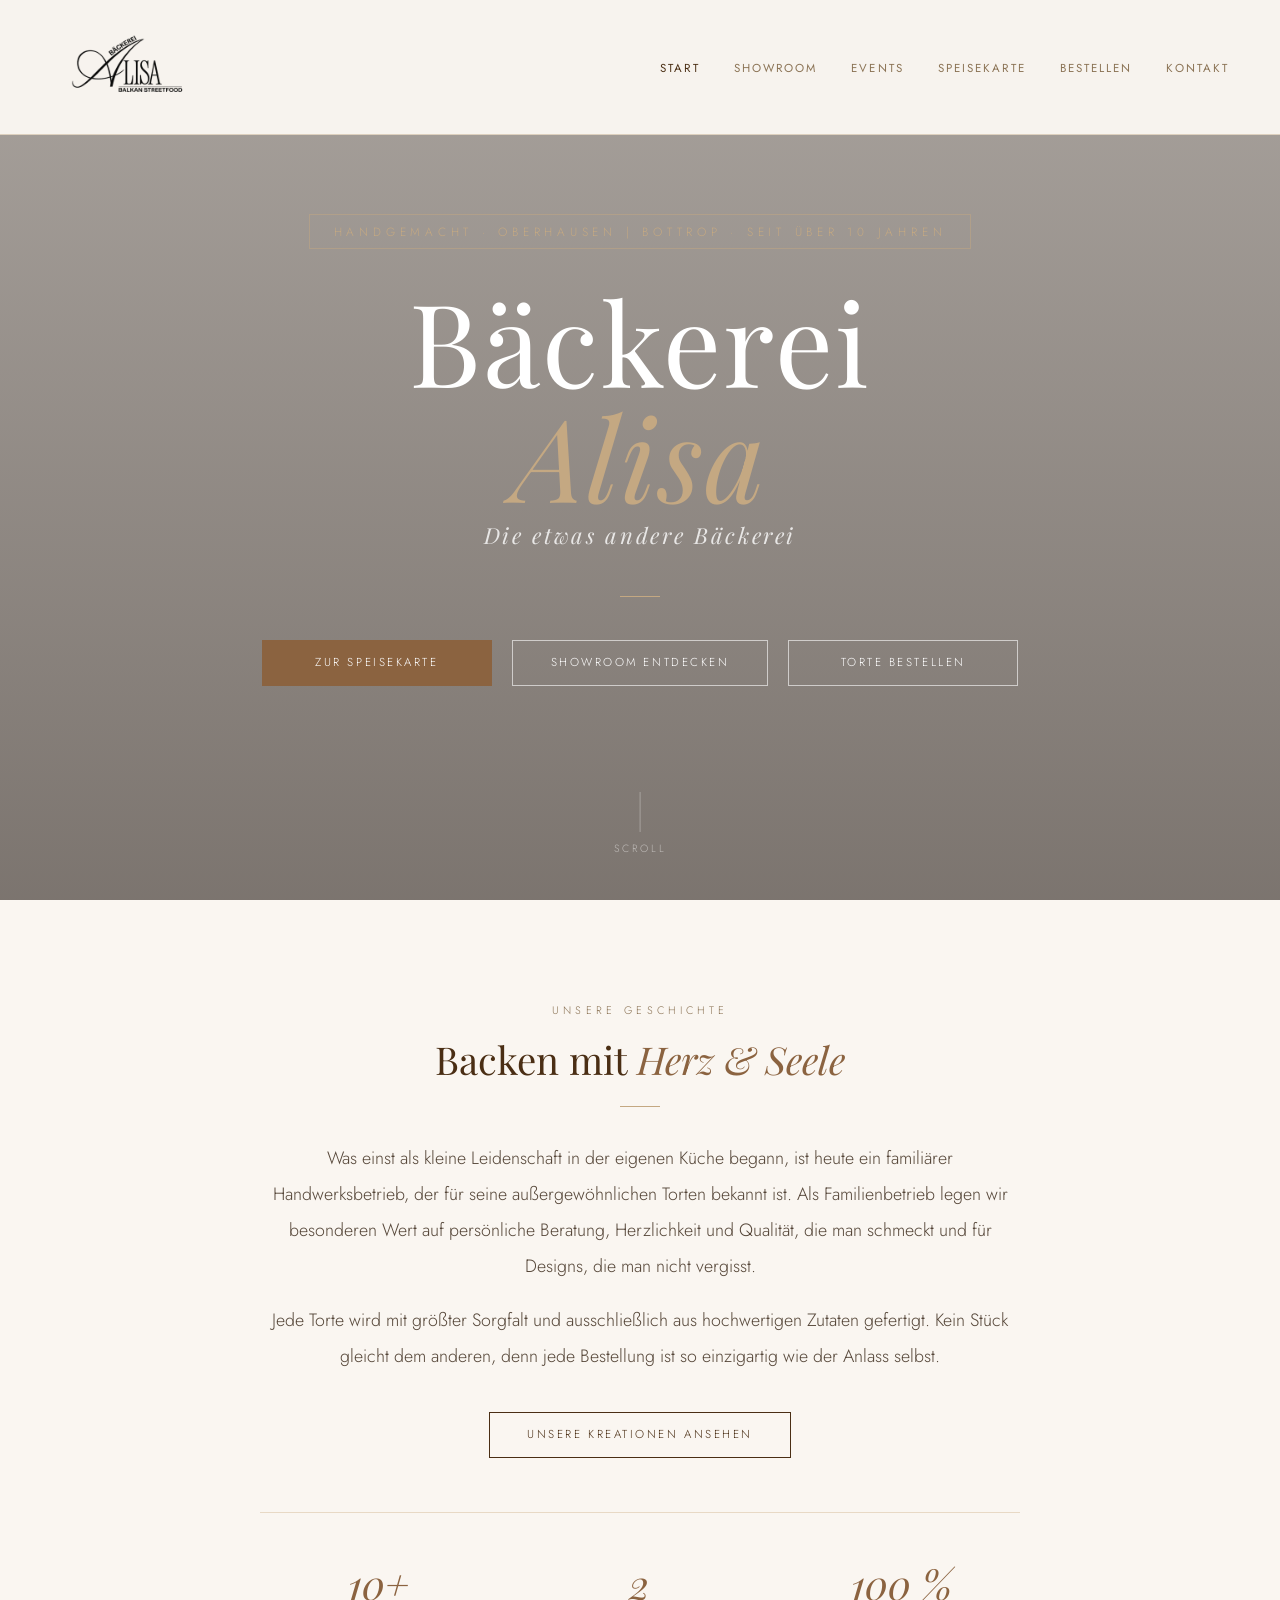
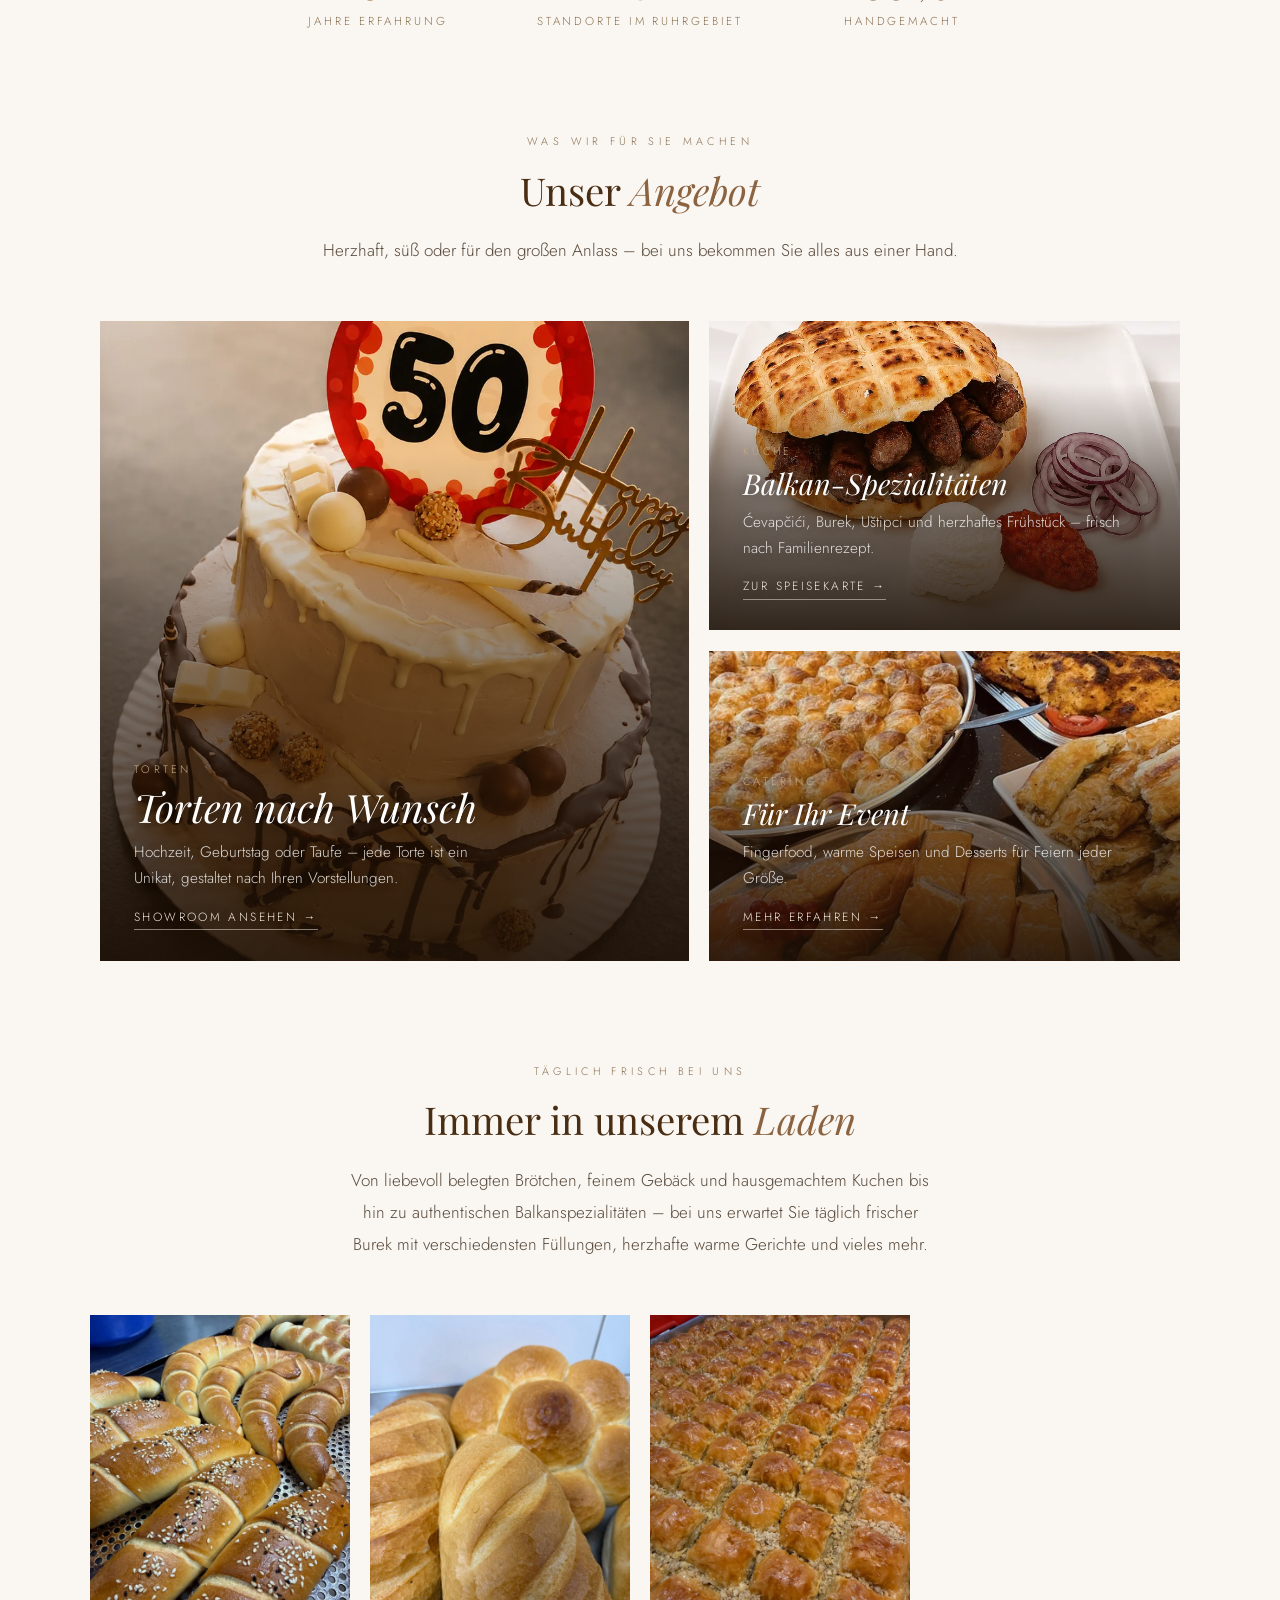
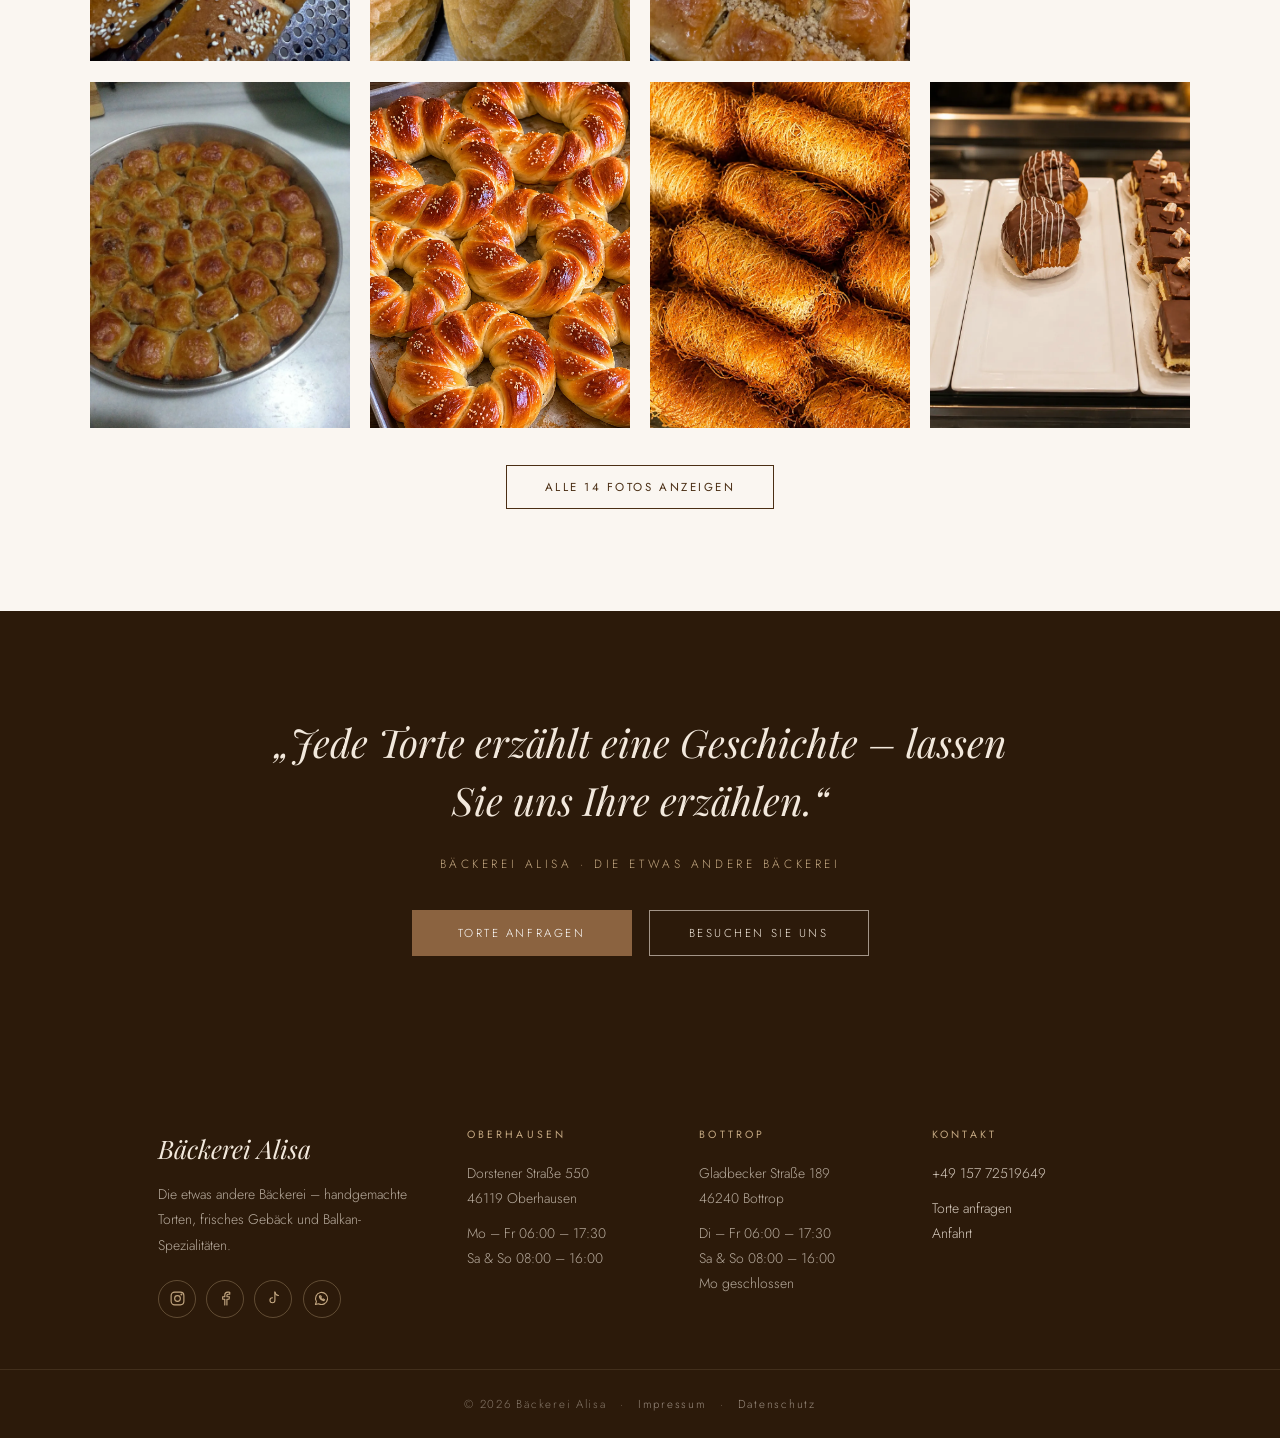
<file: index.html>
<!DOCTYPE html>
<html lang="de">

<head>
    <meta charset="UTF-8" />
    <meta name="viewport" content="width=device-width, initial-scale=1.0" />
    <title>Bäckerei Alisa – Torten & Balkan-Spezialitäten in Oberhausen & Bottrop</title>
    <meta name="description" content="Bäckerei Alisa in Oberhausen und Bottrop – handgemachte Torten, Burek, Balkan-Frühstück und frisches Gebäck. Die etwas andere Bäckerei." />
    <link rel="icon" href="favicon.ico" sizes="48x48" />
    <link rel="icon" type="image/png" href="favicon.png" sizes="192x192" />
    <link rel="apple-touch-icon" href="apple-touch-icon.png" />
    <meta property="og:type" content="website" />
    <meta property="og:site_name" content="Bäckerei Alisa" />
    <meta property="og:title" content="Bäckerei Alisa – Torten & Balkan-Spezialitäten in Oberhausen & Bottrop" />
    <meta property="og:description" content="Bäckerei Alisa in Oberhausen und Bottrop – handgemachte Torten, Burek, Balkan-Frühstück und frisches Gebäck. Die etwas andere Bäckerei." />
    <meta property="og:url" content="https://baeckerei-alisa.com/" />
    <meta property="og:image" content="https://baeckerei-alisa.com/og-image.jpg" />
    <meta property="og:locale" content="de_DE" />
    <meta name="twitter:card" content="summary_large_image" />
    <link rel="preconnect" href="https://fonts.googleapis.com" />
    <link rel="preconnect" href="https://fonts.gstatic.com" crossorigin />
    <link
        href="https://fonts.googleapis.com/css2?family=Playfair+Display:ital,wght@0,400;0,500;1,400;1,500&family=Jost:wght@300;400;500&display=swap"
        rel="stylesheet" />
    <link rel="stylesheet" href="style.css?v=7" />
    <style>
        .hero {
            position: relative;
            height: 100vh;
            overflow: hidden;
            display: flex;
            align-items: center;
            justify-content: center;
        }

        .hero video {
            position: absolute;
            inset: 0;
            width: 100%;
            height: 100%;
            object-fit: cover;
            z-index: 0;
        }

        .hero-overlay {
            position: absolute;
            inset: 0;
            background: linear-gradient(to bottom, rgba(20, 10, 4, .35), rgba(20, 10, 4, .55));
            z-index: 1;
        }

        .hero-content {
            position: relative;
            z-index: 10;
            text-align: center;
            color: #fff;
            padding: 2rem;
        }

        .hero-badge {
            display: inline-block;
            font-size: .7rem;
            letter-spacing: .4em;
            text-transform: uppercase;
            color: var(--brown-mid);
            border: 1px solid rgba(196, 168, 130, .5);
            padding: .4rem 1.4rem;
            margin-bottom: 2rem;
        }

        .hero-title {
            font-family: 'Playfair Display', serif;
            font-size: clamp(3.8rem, 9vw, 7.5rem);
            font-weight: 400;
            line-height: 1.0;
            letter-spacing: .02em;
            margin-bottom: .3rem;
        }

        .hero-title em {
            font-style: italic;
            color: var(--brown-mid);
        }

        .hero-sub {
            font-family: 'Playfair Display', serif;
            font-size: 1.3rem;
            font-style: italic;
            color: rgba(255, 255, 255, .8);
            letter-spacing: .12em;
            margin-bottom: 2.5rem;
        }

        .hero-divider {
            width: 40px;
            height: 1px;
            background: var(--brown-mid);
            margin: 0 auto 2.5rem;
        }

        .hero-cta {
            display: flex;
            gap: 1.2rem;
            justify-content: center;
            flex-wrap: wrap;
        }

        .hero-cta .btn {
            min-width: 230px;
            text-align: center;
        }

        /* GESCHICHTE */
        .story-p {
            font-size: 1.05rem;
            line-height: 2;
            opacity: .8;
            margin-bottom: 1.1rem;
        }

        /* ANGEBOT – Mosaik */
        .offer-mosaic {
            display: grid;
            grid-template-columns: 1.25fr 1fr;
            grid-template-rows: 1fr 1fr;
            gap: 1.2rem;
            max-width: 1080px;
            height: 640px;
            margin: 0 auto;
        }

        .offer-tile {
            position: relative;
            overflow: hidden;
            display: flex;
            align-items: flex-end;
            text-decoration: none;
            color: #fff;
            background: var(--brown-deep);
        }

        .offer-tile--big {
            grid-row: 1 / 3;
        }

        .offer-tile img {
            position: absolute;
            inset: 0;
            width: 100%;
            height: 100%;
            object-fit: cover;
            transition: transform .8s cubic-bezier(.2, .7, .2, 1);
        }

        .offer-tile::after {
            content: '';
            position: absolute;
            inset: 0;
            background: linear-gradient(to top, rgba(28, 16, 6, .9) 0%, rgba(28, 16, 6, .55) 45%, rgba(28, 16, 6, 0) 80%);
            transition: background .4s;
        }

        .offer-tile:hover img {
            transform: scale(1.05);
        }

        .offer-tile-text {
            position: relative;
            z-index: 1;
            padding: 1.8rem 2rem;
            text-shadow: 0 1px 12px rgba(0, 0, 0, .35);
        }

        .offer-tag {
            font-size: .64rem;
            letter-spacing: .3em;
            text-transform: uppercase;
            color: var(--brown-mid);
        }

        .offer-tile h3 {
            font-family: 'Playfair Display', serif;
            font-style: italic;
            font-weight: 400;
            font-size: 1.7rem;
            line-height: 1.2;
            margin: .35rem 0 .5rem;
        }

        .offer-tile--big h3 {
            font-size: 2.3rem;
        }

        .offer-tile p.offer-desc {
            font-size: .9rem;
            line-height: 1.7;
            color: rgba(255, 255, 255, .82);
            max-width: 380px;
        }

        .offer-link {
            display: inline-block;
            margin-top: .9rem;
            font-size: .7rem;
            letter-spacing: .2em;
            text-transform: uppercase;
            color: var(--brown-light);
            border-bottom: 1px solid rgba(242, 232, 220, .5);
            padding-bottom: .2rem;
        }

        /* ZITAT */
        .quote {
            font-family: 'Playfair Display', serif;
            font-size: clamp(1.5rem, 3.2vw, 2.3rem);
            font-style: italic;
            font-weight: 400;
            line-height: 1.5;
            color: var(--brown-light);
        }

        .quote-cite {
            display: block;
            margin-top: 1.4rem;
            font-size: .7rem;
            letter-spacing: .3em;
            text-transform: uppercase;
            color: var(--brown-mid);
            font-style: normal;
        }

        @media(max-width:860px) {
            .offer-mosaic {
                grid-template-columns: 1fr 1fr;
                grid-template-rows: auto auto;
                height: auto;
            }

            .offer-tile--big {
                grid-row: auto;
                grid-column: 1 / -1;
                aspect-ratio: 4 / 4.3;
            }

            .offer-tile:not(.offer-tile--big) {
                aspect-ratio: 3 / 4;
            }

            .offer-tile-text {
                padding: 1.1rem 1.1rem;
            }

            .offer-tile h3 {
                font-size: 1.3rem;
            }

            .offer-tile--big h3 {
                font-size: 1.9rem;
            }

            .offer-tile:not(.offer-tile--big) .offer-desc {
                display: none;
            }

            .offer-tile:not(.offer-tile--big) .offer-link {
                font-size: .66rem;
                letter-spacing: .12em;
            }
        }

        @media(max-width:720px) {
            .quote-cite {
                font-size: .72rem;
            }

            .hero-badge {
                letter-spacing: .3em;
                line-height: 2;
                padding: .5rem 1.4rem;
            }

            .hero-badge span {
                display: block;
            }

            .hero-badge .hero-badge-sep {
                display: none;
            }

            .hero-cta {
                flex-direction: column;
                align-items: center;
                gap: .9rem;
            }

            .hero-cta .btn {
                width: 100%;
                max-width: 280px;
                min-width: 0;
            }
        }
    </style>
    <script type="application/ld+json">
{
  "@context": "https://schema.org",
  "@graph": [
    {
      "@type": "WebSite",
      "@id": "https://baeckerei-alisa.com/#website",
      "name": "Bäckerei Alisa",
      "url": "https://baeckerei-alisa.com/",
      "inLanguage": "de"
    },
    {
      "@type": "Organization",
      "@id": "https://baeckerei-alisa.com/#org",
      "name": "Bäckerei Alisa",
      "url": "https://baeckerei-alisa.com/",
      "logo": "https://baeckerei-alisa.com/icon-512.png",
      "telephone": "+49 157 72519649",
      "sameAs": [
        "https://www.instagram.com/baeckereialisa_/",
        "https://www.facebook.com/Alisa.Oberhausen",
        "https://www.tiktok.com/@beackerei_alisa"
      ]
    },
    {
      "@type": "Bakery",
      "name": "Bäckerei Alisa Oberhausen",
      "parentOrganization": {
        "@id": "https://baeckerei-alisa.com/#org"
      },
      "url": "https://baeckerei-alisa.com/",
      "image": "https://baeckerei-alisa.com/og-image.jpg",
      "telephone": "+49 157 72519649",
      "servesCuisine": [
        "Balkanküche",
        "Bäckerei",
        "Torten"
      ],
      "menu": "https://baeckerei-alisa.com/speisekarte.html",
      "priceRange": "€",
      "address": {
        "@type": "PostalAddress",
        "streetAddress": "Dorstener Straße 550",
        "postalCode": "46119",
        "addressLocality": "Oberhausen",
        "addressCountry": "DE"
      },
      "openingHoursSpecification": [
        {
          "@type": "OpeningHoursSpecification",
          "dayOfWeek": [
            "Monday",
            "Tuesday",
            "Wednesday",
            "Thursday",
            "Friday"
          ],
          "opens": "06:00",
          "closes": "17:30"
        },
        {
          "@type": "OpeningHoursSpecification",
          "dayOfWeek": [
            "Saturday",
            "Sunday"
          ],
          "opens": "08:00",
          "closes": "16:00"
        }
      ]
    },
    {
      "@type": "Bakery",
      "name": "Bäckerei Alisa Bottrop",
      "parentOrganization": {
        "@id": "https://baeckerei-alisa.com/#org"
      },
      "url": "https://baeckerei-alisa.com/",
      "image": "https://baeckerei-alisa.com/og-image.jpg",
      "telephone": "+49 157 72519649",
      "servesCuisine": [
        "Balkanküche",
        "Bäckerei",
        "Torten"
      ],
      "menu": "https://baeckerei-alisa.com/speisekarte.html",
      "priceRange": "€",
      "address": {
        "@type": "PostalAddress",
        "streetAddress": "Gladbecker Straße 189",
        "postalCode": "46240",
        "addressLocality": "Bottrop",
        "addressCountry": "DE"
      },
      "openingHoursSpecification": [
        {
          "@type": "OpeningHoursSpecification",
          "dayOfWeek": [
            "Tuesday",
            "Wednesday",
            "Thursday",
            "Friday"
          ],
          "opens": "06:00",
          "closes": "17:30"
        },
        {
          "@type": "OpeningHoursSpecification",
          "dayOfWeek": [
            "Saturday",
            "Sunday"
          ],
          "opens": "08:00",
          "closes": "16:00"
        }
      ]
    }
  ]
}
    </script>
</head>

<body>
    <script src="nav.js"></script>

    <div class="hero">
        <video autoplay muted loop playsinline>
            <source src="hero.mp4" type="video/mp4">
        </video>
        <div class="hero-overlay"></div>
        <div class="hero-content">
            <div class="hero-badge"><span>Handgemacht</span><span class="hero-badge-sep"> · </span><span>Oberhausen | Bottrop</span><span class="hero-badge-sep"> · </span><span>Seit über 10 Jahren</span></div>
            <h1 class="hero-title">Bäckerei<br><em>Alisa</em></h1>
            <p class="hero-sub">Die etwas andere Bäckerei</p>
            <div class="hero-divider"></div>
            <div class="hero-cta">
                <a class="btn btn-fill" href="speisekarte.html">Zur Speisekarte</a>
                <a class="btn" href="showroom.html">Showroom entdecken</a>
                <a class="btn" href="bestellen.html">Torte bestellen</a>
            </div>
        </div>
        <div class="hero-scroll">
            <div class="scroll-line"></div>Scroll
        </div>
    </div>

    <section class="section section--alt">
        <div class="container--narrow" style="text-align:center;">
            <div class="section-head" style="margin-bottom:2rem;">
                <p class="section-label">Unsere Geschichte</p>
                <h2 class="section-title">Backen mit <em>Herz & Seele</em></h2>
                <div class="divider-line"></div>
            </div>
            <p class="story-p">Was einst als kleine Leidenschaft in der eigenen Küche begann, ist heute ein
                familiärer Handwerksbetrieb, der für seine außergewöhnlichen Torten bekannt ist. Als
                Familienbetrieb legen wir besonderen Wert auf persönliche Beratung, Herzlichkeit und Qualität,
                die man schmeckt und für Designs, die man nicht vergisst.</p>
            <p class="story-p">Jede Torte wird mit größter Sorgfalt und ausschließlich aus hochwertigen Zutaten
                gefertigt. Kein Stück gleicht dem anderen, denn jede Bestellung ist so einzigartig wie der
                Anlass selbst.</p>
            <div class="cta-buttons">
                <a class="btn btn-outline-dark" href="showroom.html">Unsere Kreationen ansehen</a>
            </div>
            <div class="highlights">
                <div>
                    <p class="highlight-num">10+</p>
                    <p class="highlight-text">Jahre Erfahrung</p>
                </div>
                <div>
                    <p class="highlight-num">2</p>
                    <p class="highlight-text">Standorte im Ruhrgebiet</p>
                </div>
                <div>
                    <p class="highlight-num">100 %</p>
                    <p class="highlight-text">Handgemacht</p>
                </div>
            </div>
        </div>
    </section>

    <section class="section">
        <div class="container">
            <div class="section-head">
                <p class="section-label">Was wir für Sie machen</p>
                <h2 class="section-title">Unser <em>Angebot</em></h2>
                <p class="section-intro">Herzhaft, süß oder für den großen Anlass – bei uns bekommen Sie alles aus einer Hand.</p>
            </div>
        <div class="offer-mosaic">
            <a class="offer-tile offer-tile--big" href="showroom.html">
                <img src="Fotos/showroom/torte8.webp" style="object-position:center 35%;" alt="Torte mit Schokoladen-Drip" loading="lazy" decoding="async" />
                <div class="offer-tile-text">
                    <p class="offer-tag">Torten</p>
                    <h3>Torten nach Wunsch</h3>
                    <p class="offer-desc">Hochzeit, Geburtstag oder Taufe – jede Torte ist ein Unikat, gestaltet nach Ihren Vorstellungen.</p>
                    <span class="offer-link">Showroom ansehen →</span>
                </div>
            </a>
            <a class="offer-tile" href="speisekarte.html">
                <img src="Fotos/essen/cevapcici.webp" alt="Ćevapčići im Fladenbrot" loading="lazy" decoding="async" />
                <div class="offer-tile-text">
                    <p class="offer-tag">Küche</p>
                    <h3>Balkan-Spezialitäten</h3>
                    <p class="offer-desc">Ćevapčići, Burek, Uštipci und herzhaftes Frühstück – frisch nach Familienrezept.</p>
                    <span class="offer-link">Zur Speisekarte →</span>
                </div>
            </a>
            <a class="offer-tile" href="events.html">
                <img src="Fotos/events/events3.webp" alt="Buffet mit Lachs und Pita" loading="lazy" decoding="async" />
                <div class="offer-tile-text">
                    <p class="offer-tag">Catering</p>
                    <h3>Für Ihr Event</h3>
                    <p class="offer-desc">Fingerfood, warme Speisen und Desserts für Feiern jeder Größe.</p>
                    <span class="offer-link">Mehr erfahren →</span>
                </div>
            </a>
        </div>
    </section>

    <section class="section section--alt">
        <div class="container">
            <div class="section-head">
                <p class="section-label">Täglich frisch bei uns</p>
                <h2 class="section-title">Immer in unserem <em>Laden</em></h2>
                <p class="section-intro">Von liebevoll belegten Brötchen, feinem Gebäck und hausgemachtem Kuchen bis hin zu
                    authentischen Balkanspezialitäten – bei uns erwartet Sie täglich frischer Burek mit
                    verschiedensten Füllungen, herzhafte warme Gerichte und vieles mehr.</p>
            </div>
            <div class="photo-grid photo-grid--4" id="laden-grid">
                <img src="Fotos/laden/laden20.webp" loading="lazy" decoding="async" alt="Bäckerei Alisa – frisch im Laden" />
                <img src="Fotos/laden/laden21.webp" loading="lazy" decoding="async" alt="Bäckerei Alisa – frisch im Laden" />
                <img src="Fotos/laden/laden22.webp" loading="lazy" decoding="async" alt="Bäckerei Alisa – frisch im Laden" />
                <img src="Fotos/laden/laden23.webp" loading="lazy" decoding="async" alt="Bäckerei Alisa – frisch im Laden" />
                <img src="Fotos/laden/laden24.webp" loading="lazy" decoding="async" alt="Bäckerei Alisa – frisch im Laden" />
                <img src="Fotos/laden/laden4.webp" loading="lazy" decoding="async" alt="Bäckerei Alisa – frisch im Laden" />
                <img src="Fotos/laden/laden6.webp" loading="lazy" decoding="async" alt="Bäckerei Alisa – frisch im Laden" />
                <img src="Fotos/laden/laden7.webp" loading="lazy" decoding="async" alt="Bäckerei Alisa – frisch im Laden" />
                <img src="Fotos/laden/laden10.webp" class="is-extra" loading="lazy" decoding="async" alt="Bäckerei Alisa – frisch im Laden" />
                <img src="Fotos/laden/laden11.webp" class="is-extra" loading="lazy" decoding="async" alt="Bäckerei Alisa – frisch im Laden" />
                <img src="Fotos/laden/laden14.webp" class="is-extra" loading="lazy" decoding="async" alt="Bäckerei Alisa – frisch im Laden" />
                <img src="Fotos/laden/laden15.webp" class="is-extra" loading="lazy" decoding="async" alt="Bäckerei Alisa – frisch im Laden" />
                <img src="Fotos/laden/laden16.webp" class="is-extra" loading="lazy" decoding="async" alt="Bäckerei Alisa – frisch im Laden" />
                <img src="Fotos/laden/laden17.webp" class="is-extra" loading="lazy" decoding="async" alt="Bäckerei Alisa – frisch im Laden" />
            </div>
            <div class="cta-buttons">
                <button class="btn btn-outline-dark" data-show-more="laden-grid">Alle 14 Fotos anzeigen</button>
            </div>
        </div>
    </section>

    <section class="section section--dark cta">
        <div class="container--narrow">
            <blockquote class="quote">„Jede Torte erzählt eine Geschichte – lassen Sie uns Ihre erzählen.“</blockquote>
            <cite class="quote-cite">Bäckerei Alisa · Die etwas andere Bäckerei</cite>
            <div class="cta-buttons">
                <a class="btn btn-fill" href="bestellen.html">Torte anfragen</a>
                <a class="btn btn-outline-dark" href="kontakt.html">Besuchen Sie uns</a>
            </div>
        </div>
    </section>

    <script src="lightbox.js"></script>

    <footer class="site-footer">
        <div class="footer-inner">
            <div class="footer-col footer-brand">
                <em>Bäckerei Alisa</em>
                <p>Die etwas andere Bäckerei – handgemachte Torten, frisches Gebäck und Balkan-Spezialitäten.</p>
                <div class="footer-social">
                    <a href="https://www.instagram.com/baeckereialisa_/" target="_blank" rel="noopener" aria-label="Instagram"><svg viewBox="0 0 24 24" fill="none" stroke="currentColor" stroke-width="1.6" stroke-linecap="round" stroke-linejoin="round" aria-hidden="true"><rect x="3" y="3" width="18" height="18" rx="5"/><circle cx="12" cy="12" r="4"/><circle cx="17.5" cy="6.5" r=".6" fill="currentColor"/></svg></a>
                    <a href="https://www.facebook.com/Alisa.Oberhausen" target="_blank" rel="noopener" aria-label="Facebook"><svg viewBox="0 0 24 24" fill="none" stroke="currentColor" stroke-width="1.6" stroke-linecap="round" stroke-linejoin="round" aria-hidden="true"><path d="M14 21v-8h3l.5-3.5H14V7.8c0-1 .4-1.8 1.8-1.8H18V3.1A24 24 0 0 0 15.3 3C12.7 3 11 4.6 11 7.4v2.1H8V13h3v8"/></svg></a>
                    <a href="https://www.tiktok.com/@beackerei_alisa" target="_blank" rel="noopener" aria-label="TikTok"><svg viewBox="0 0 24 24" fill="none" stroke="currentColor" stroke-width="1.6" stroke-linecap="round" stroke-linejoin="round" aria-hidden="true"><path d="M14 3v11.5a3.5 3.5 0 1 1-3.5-3.5"/><path d="M14 3c.5 2.8 2.4 4.6 5 4.8"/></svg></a>
                    <a href="https://wa.me/4915772519649" target="_blank" rel="noopener" aria-label="WhatsApp"><svg viewBox="0 0 24 24" fill="none" stroke="currentColor" stroke-width="1.6" stroke-linecap="round" stroke-linejoin="round" aria-hidden="true"><path d="M3.5 20.5l1.3-4.2A8.5 8.5 0 1 1 8 19.4l-4.5 1.1z"/><path d="M9 8.5c.2 3.2 2.9 6.1 6.3 6.5l1-1.4-1.9-1-.9.9a5 5 0 0 1-2.6-2.6l.9-.9-1-1.9L9 8.5z"/></svg></a>
                </div>
            </div>
            <div class="footer-col">
                <h4>Oberhausen</h4>
                <p>Dorstener Straße 550<br>46119 Oberhausen</p>
                <p>Mo – Fr 06:00 – 17:30<br>Sa & So 08:00 – 16:00</p>
            </div>
            <div class="footer-col">
                <h4>Bottrop</h4>
                <p>Gladbecker Straße 189<br>46240 Bottrop</p>
                <p>Di – Fr 06:00 – 17:30<br>Sa & So 08:00 – 16:00<br>Mo geschlossen</p>
            </div>
            <div class="footer-col">
                <h4>Kontakt</h4>
                <p><a href="tel:+4915772519649">+49 157 72519649</a></p>
                <p><a href="bestellen.html">Torte anfragen</a><br><a href="kontakt.html">Anfahrt</a></p>
            </div>
        </div>
        <div class="footer-bottom">
            © 2026 Bäckerei Alisa
            <span>·</span>
            <a href="rechtliches/impressum.html">Impressum</a>
            <span>·</span>
            <a href="rechtliches/datenschutz.html">Datenschutz</a>
        </div>
    </footer>
</body>

</html>
</file>
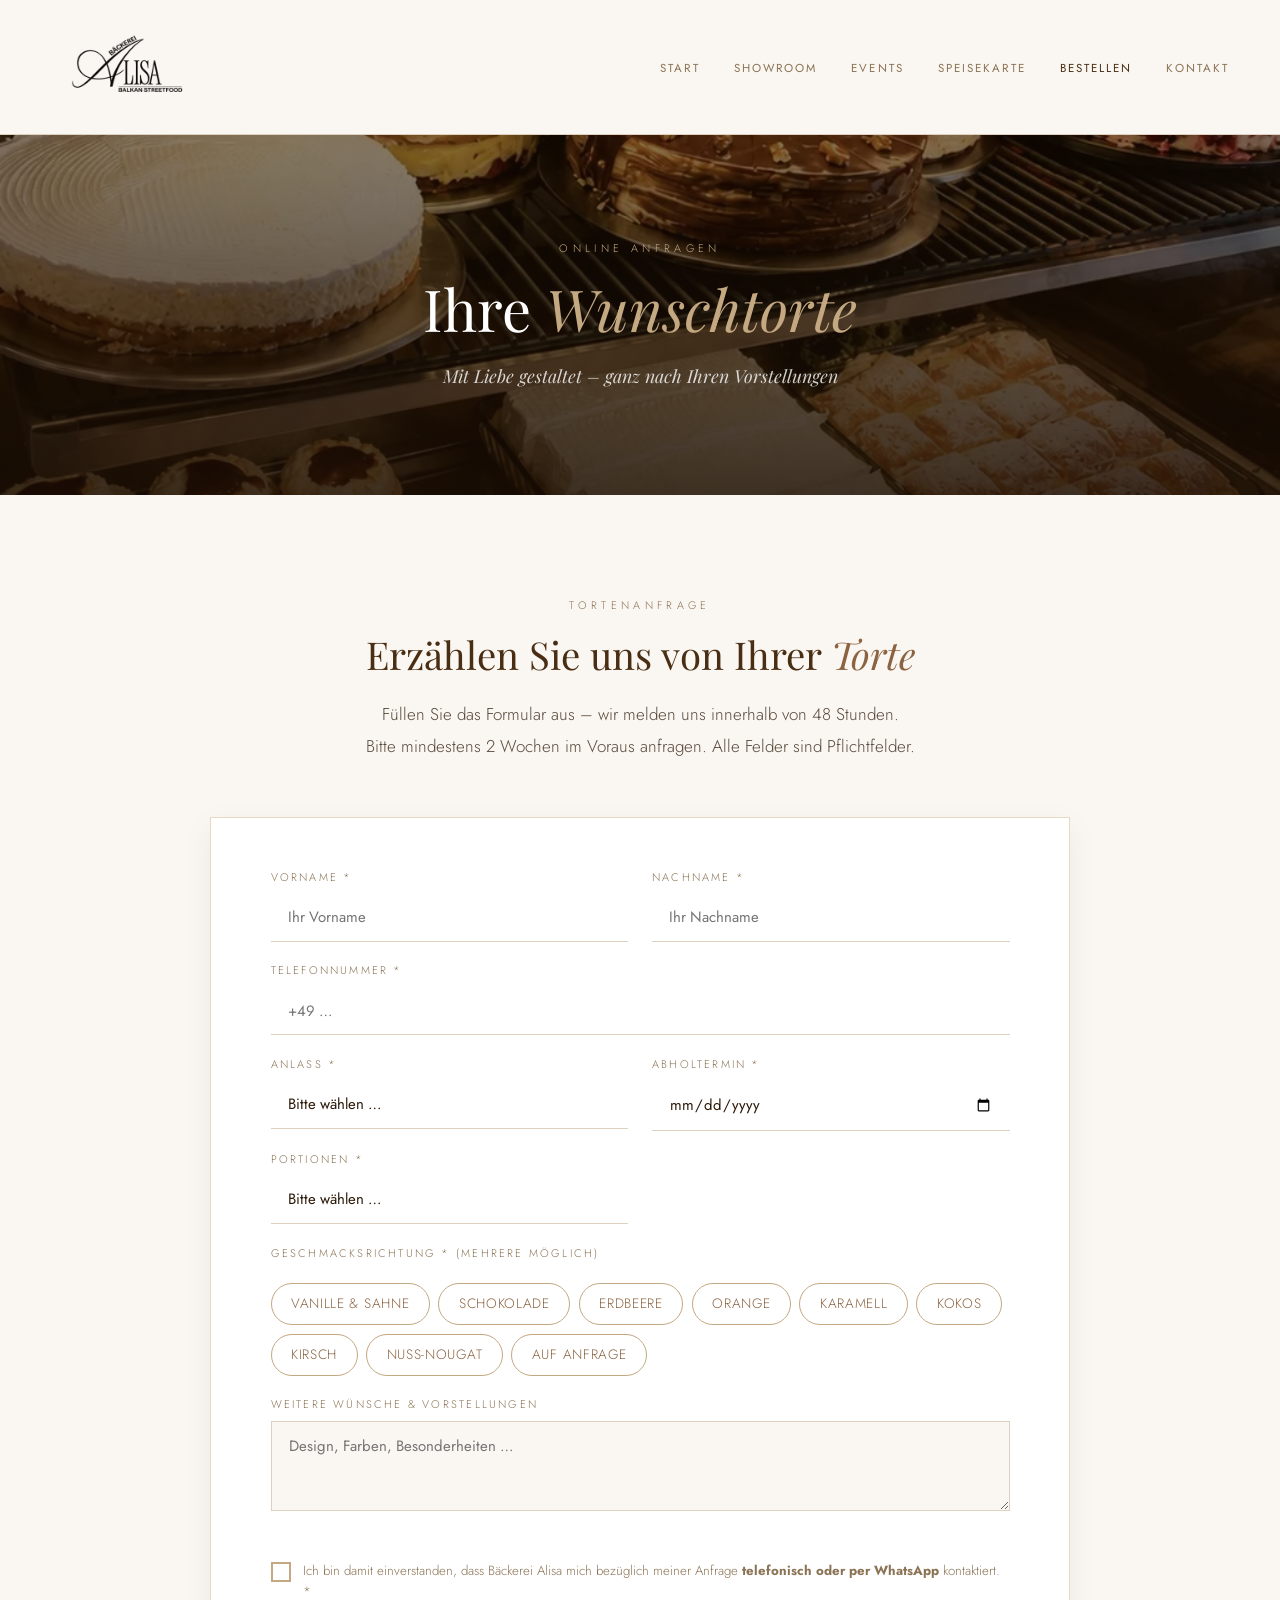
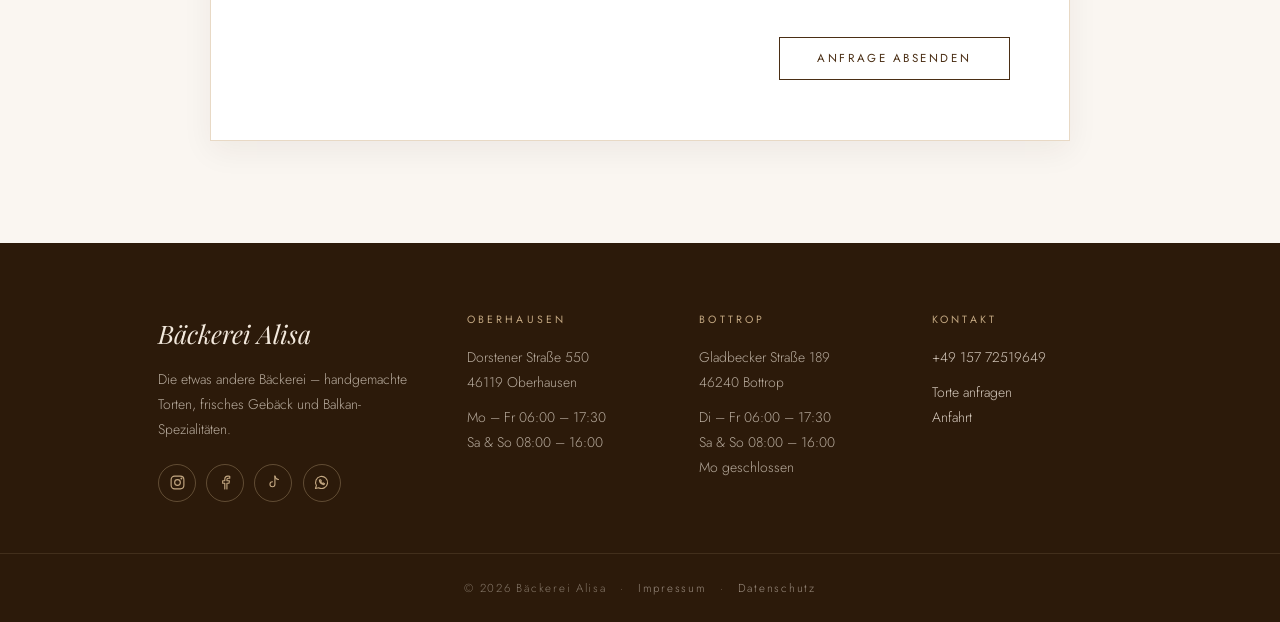
<file: bestellen.html>
<!DOCTYPE html>
<html lang="de">

<head>
    <meta charset="UTF-8" />
    <meta name="viewport" content="width=device-width, initial-scale=1.0" />
    <title>Bestellen – Bäckerei Alisa</title>
    <meta name="description" content="Torte online anfragen bei Bäckerei Alisa – Anlass, Geschmack und Wünsche angeben, wir melden uns innerhalb von 48 Stunden." />
    <link rel="icon" href="favicon.ico" sizes="48x48" />
    <link rel="icon" type="image/png" href="favicon.png" sizes="192x192" />
    <link rel="apple-touch-icon" href="apple-touch-icon.png" />
    <meta property="og:type" content="website" />
    <meta property="og:site_name" content="Bäckerei Alisa" />
    <meta property="og:title" content="Bestellen – Bäckerei Alisa" />
    <meta property="og:description" content="Torte online anfragen bei Bäckerei Alisa – Anlass, Geschmack und Wünsche angeben, wir melden uns innerhalb von 48 Stunden." />
    <meta property="og:url" content="https://baeckerei-alisa.com/bestellen.html" />
    <meta property="og:image" content="https://baeckerei-alisa.com/og-image.jpg" />
    <meta property="og:locale" content="de_DE" />
    <meta name="twitter:card" content="summary_large_image" />
    <link rel="preconnect" href="https://fonts.googleapis.com" />
    <link rel="preconnect" href="https://fonts.gstatic.com" crossorigin />
    <link
        href="https://fonts.googleapis.com/css2?family=Playfair+Display:ital,wght@0,400;0,500;1,400;1,500&family=Jost:wght@300;400;500&display=swap"
        rel="stylesheet" />
    <link rel="stylesheet" href="style.css?v=7" />
    <style>
        .bestellen-wrap {
            max-width: 860px;
            margin: 0 auto;
            padding: 3rem 3.5rem 3.5rem;
        }

        .form-grid {
            display: grid;
            grid-template-columns: 1fr 1fr;
            gap: 1.2rem 1.4rem;
        }

        .form-group {
            display: flex;
            flex-direction: column;
            gap: .4rem;
        }

        .form-group.full {
            grid-column: 1/-1;
        }

        label {
            font-size: .65rem;
            letter-spacing: .2em;
            text-transform: uppercase;
            color: var(--muted);
        }

        input[type=text],
        input[type=tel],
        input[type=date],
        select,
        textarea {
            width: 100%;
            padding: .75rem 1rem;
            border: none;
            border-bottom: 1px solid #ddd0be;
            background: transparent;
            font-family: 'Jost', sans-serif;
            font-size: .88rem;
            color: var(--text);
            outline: none;
            transition: border .2s;
            -webkit-appearance: none;
            appearance: none;
            border-radius: 0;
        }

        input[type=text]:focus,
        input[type=tel]:focus,
        input[type=date]:focus,
        select:focus,
        textarea:focus {
            border-bottom-color: var(--brown);
        }

        textarea {
            resize: vertical;
            min-height: 90px;
            border: 1px solid #ddd0be;
            padding: .75rem 1rem;
            background: var(--bg);
        }

        textarea:focus {
            border-color: var(--brown);
        }

        /* ERROR STATE */
        .field-error {
            border-bottom-color: #c0392b !important;
        }

        .field-error::placeholder {
            color: #c0392b99;
        }

        .form-message {
            display: none;
            margin-top: 1.5rem;
            padding: 1.4rem 1.6rem;
            border-left: 3px solid var(--brown);
            background: var(--bg);
            font-size: .88rem;
            line-height: 1.8;
            color: var(--text);
        }

        .form-message.visible {
            display: block;
        }

        .form-message.error {
            border-left-color: #c0392b;
        }

        .form-message strong {
            display: block;
            font-family: 'Playfair Display', serif;
            font-style: italic;
            font-weight: 400;
            font-size: 1.2rem;
            color: var(--brown-dark);
            margin-bottom: .2rem;
        }

        .form-submit {
            margin-top: 2rem;
            text-align: right;
        }

        /* FLAVOR CHECKBOXES */
        .flavor-label {
            font-size: .65rem;
            letter-spacing: .2em;
            text-transform: uppercase;
            color: var(--muted);
            margin-bottom: .8rem;
            display: block;
        }

        .flavor-checks {
            display: flex;
            flex-wrap: wrap;
            gap: .5rem;
        }

        .flavor-chip {
            display: flex;
            align-items: center;
            cursor: pointer;
        }

        .flavor-chip input[type=checkbox] {
            display: none;
        }

        .flavor-chip-box {
            display: inline-flex;
            align-items: center;
            padding: .55rem 1.15rem;
            border: 1px solid #c4a882;
            border-radius: 999px;
            font-size: .8rem;
            color: var(--brown);
            letter-spacing: .05em;
            transition: background .15s, color .15s, border-color .15s;
            user-select: none;
            cursor: pointer;
        }

        .flavor-chip input[type=checkbox]:checked+.flavor-chip-box {
            background: var(--brown);
            color: #fff;
            border-color: var(--brown);
        }

        .flavor-error .flavor-chip-box {
            border-color: #c0392b;
            color: #c0392b;
        }

        .flavor-error-msg {
            font-size: .72rem;
            color: #c0392b;
            margin-top: .5rem;
            display: none;
        }

        .flavor-error .flavor-error-msg {
            display: block;
        }

        .anfrage-field {
            margin-top: .8rem;
            display: none;
        }

        .anfrage-field.visible {
            display: block;
        }

        /* CONSENT CHECKBOX */
        .whatsapp-check {
            display: flex;
            align-items: flex-start;
            gap: .75rem;
            margin-top: 1.2rem;
            grid-column: 1/-1;
            cursor: pointer;
        }

        .whatsapp-check input[type=checkbox] {
            display: none;
        }

        .whatsapp-custom-box {
            width: 20px;
            height: 20px;
            min-width: 20px;
            border: 2px solid var(--brown-mid);
            display: flex;
            align-items: center;
            justify-content: center;
            margin-top: 2px;
            transition: background .15s, border-color .15s;
            flex-shrink: 0;
        }

        .whatsapp-check input[type=checkbox]:checked~.whatsapp-custom-box {
            background: var(--brown);
            border-color: var(--brown);
        }

        .whatsapp-check input[type=checkbox]:checked~.whatsapp-custom-box::after {
            content: '✓';
            color: #fff;
            font-size: .75rem;
            line-height: 1;
        }

        .whatsapp-check-label {
            font-size: .78rem;
            color: var(--muted);
            line-height: 1.6;
            text-transform: none;
            letter-spacing: 0;
        }

        .whatsapp-custom-box.error {
            border-color: #c0392b;
            background: rgba(192, 57, 43, .08);
        }

        /* SHAKE */
        .shake {
            animation: shake .4s ease;
        }

        @keyframes shake {

            0%,
            100% {
                transform: translateX(0);
            }

            20% {
                transform: translateX(-6px);
            }

            40% {
                transform: translateX(6px);
            }

            60% {
                transform: translateX(-4px);
            }

            80% {
                transform: translateX(4px);
            }
        }

        @media(max-width:720px) {
            .bestellen-wrap {
                padding: 2rem 1.3rem 2.2rem;
            }

            .form-grid {
                grid-template-columns: 1fr;
            }
        }
    </style>
</head>

<body>
    <script src="nav.js"></script>

    <div class="page-hero-strip" style="--hero-img:url('Fotos/laden/laden9.webp');background-position:center 40%;">
        <div class="page-hero-strip-text">
            <p class="section-label">Online anfragen</p>
            <h1 class="section-title">Ihre <em>Wunschtorte</em></h1>
            <p class="hero-strip-sub">Mit Liebe gestaltet – ganz nach Ihren Vorstellungen</p>
        </div>
    </div>

    <section class="section section--alt bestellen-outer">
        <div class="section-head">
            <p class="section-label">Tortenanfrage</p>
            <h2 class="section-title">Erzählen Sie uns von Ihrer <em>Torte</em></h2>
            <p class="section-intro">Füllen Sie das Formular aus – wir melden uns innerhalb von 48 Stunden.
                Bitte mindestens 2 Wochen im Voraus anfragen. Alle Felder sind Pflichtfelder.</p>
        </div>
        <div class="bestellen-wrap card">
            <div class="form-grid">
                <div class="form-group">
                    <label>Vorname *</label>
                    <input type="text" id="f-vorname" placeholder="Ihr Vorname" />
                </div>
                <div class="form-group">
                    <label>Nachname *</label>
                    <input type="text" id="f-nachname" placeholder="Ihr Nachname" />
                </div>
                <div class="form-group full">
                    <label>Telefonnummer *</label>
                    <input type="tel" id="f-tel" placeholder="+49 …" />
                </div>
                <div class="form-group">
                    <label>Anlass *</label>
                    <select id="f-anlass">
                        <option value="">Bitte wählen …</option>
                        <option>Hochzeit</option>
                        <option>Geburtstag</option>
                        <option>Jubiläum</option>
                        <option>Taufe / Kommunion</option>
                        <option>Firmenevent</option>
                        <option>Beerdigung</option>
                        <option>Sonstiges</option>
                    </select>
                </div>
                <div class="form-group">
                    <label>Abholtermin *</label>
                    <input type="date" id="f-datum" />
                </div>
                <div class="form-group">
                    <label>Portionen *</label>
                    <select id="f-portionen">
                        <option value="">Bitte wählen …</option>
                        <option>10–15 Personen</option>
                        <option>15–25 Personen</option>
                        <option>25–40 Personen</option>
                        <option>40–60 Personen</option>
                        <option>60+ Personen</option>
                    </select>
                </div>

                <div class="form-group full">
                    <span class="flavor-label">Geschmacksrichtung * (mehrere möglich)</span>
                    <div class="flavor-checks" id="flavor-wrap">
                        <label class="flavor-chip"><input type="checkbox" name="flavor"
                                value="Vanille &amp; Sahne" /><span class="flavor-chip-box">Vanille &amp;
                                Sahne</span></label>
                        <label class="flavor-chip"><input type="checkbox" name="flavor" value="Schokolade" /><span
                                class="flavor-chip-box">Schokolade</span></label>
                        <label class="flavor-chip"><input type="checkbox" name="flavor" value="Erdbeere" /><span
                                class="flavor-chip-box">Erdbeere</span></label>
                        <label class="flavor-chip"><input type="checkbox" name="flavor" value="Orange" /><span
                                class="flavor-chip-box">Orange</span></label>
                        <label class="flavor-chip"><input type="checkbox" name="flavor" value="Karamell" /><span
                                class="flavor-chip-box">Karamell</span></label>
                        <label class="flavor-chip"><input type="checkbox" name="flavor" value="Kokos" /><span
                                class="flavor-chip-box">Kokos</span></label>
                        <label class="flavor-chip"><input type="checkbox" name="flavor" value="Kirsch" /><span
                                class="flavor-chip-box">Kirsch</span></label>
                        <label class="flavor-chip"><input type="checkbox" name="flavor" value="Nuss-Nougat" /><span
                                class="flavor-chip-box">Nuss-Nougat</span></label>
                        <label class="flavor-chip"><input type="checkbox" id="anfrage-cb" name="flavor"
                                value="Auf Anfrage" /><span class="flavor-chip-box">Auf Anfrage</span></label>
                    </div>
                    <div class="flavor-error-msg">Bitte mindestens eine Geschmacksrichtung auswählen.</div>
                    <div class="anfrage-field" id="anfrage-field">
                        <textarea id="f-anfrage-text" placeholder="Beschreiben Sie Ihren Wunschgeschmack …"
                            style="margin-top:.5rem;"></textarea>
                    </div>
                </div>

                <div class="form-group full">
                    <label>Weitere Wünsche &amp; Vorstellungen</label>
                    <textarea id="f-wuensche" placeholder="Design, Farben, Besonderheiten …"></textarea>
                </div>

                <div class="form-group full" style="margin-top:.5rem;">
                    <label class="whatsapp-check" for="consent-all">
                        <input type="checkbox" id="consent-all" name="consent" />
                        <div class="whatsapp-custom-box"></div>
                        <span class="whatsapp-check-label">Ich bin damit einverstanden, dass Bäckerei Alisa mich
                            bezüglich meiner Anfrage <strong>telefonisch oder per WhatsApp</strong> kontaktiert.
                            *</span>
                    </label>
                </div>
            </div>

            <div class="form-submit">
                <button class="btn btn-outline-dark" id="submit-btn">Anfrage absenden</button>
            </div>
            <div class="form-message" id="form-message" role="status" aria-live="polite"></div>
        </div>
    </section>

    <script>
        document.getElementById('anfrage-cb').addEventListener('change', function () {
            document.getElementById('anfrage-field').classList.toggle('visible', this.checked);
        });

        function showMessage(title, text, isError) {
            const box = document.getElementById('form-message');
            box.innerHTML = '<strong>' + title + '</strong>' + text;
            box.classList.toggle('error', isError);
            box.classList.add('visible');
            box.scrollIntoView({ behavior: 'smooth', block: 'center' });
        }

        document.getElementById('submit-btn').addEventListener('click', function () {
            document.getElementById('form-message').classList.remove('visible');
            let valid = true;

            // Text / tel / date Felder
            ['f-vorname', 'f-nachname', 'f-tel', 'f-datum'].forEach(id => {
                const el = document.getElementById(id);
                if (!el.value.trim()) {
                    el.classList.add('field-error', 'shake');
                    setTimeout(() => el.classList.remove('shake'), 400);
                    el.addEventListener('input', () => el.classList.remove('field-error'), { once: true });
                    valid = false;
                }
            });

            // Select Felder
            ['f-anlass', 'f-portionen'].forEach(id => {
                const el = document.getElementById(id);
                if (!el.value) {
                    el.classList.add('field-error', 'shake');
                    setTimeout(() => el.classList.remove('shake'), 400);
                    el.addEventListener('change', () => el.classList.remove('field-error'), { once: true });
                    valid = false;
                }
            });

            // Mindestens eine Geschmacksrichtung
            const flavorWrap = document.getElementById('flavor-wrap');
            const flavorsChecked = document.querySelectorAll('input[name=flavor]:checked');
            if (flavorsChecked.length === 0) {
                flavorWrap.classList.add('flavor-error', 'shake');
                setTimeout(() => flavorWrap.classList.remove('shake'), 400);
                valid = false;
            } else {
                flavorWrap.classList.remove('flavor-error');
            }

            // Einverständnis
            const cb = document.getElementById('consent-all');
            const box = cb.nextElementSibling;
            if (!cb.checked) {
                box.classList.add('error', 'shake');
                setTimeout(() => box.classList.remove('shake'), 400);
                valid = false;
            } else {
                box.classList.remove('error');
            }

            if (!valid) return;

            const flavors = Array.from(flavorsChecked).map(cb => cb.value).join(', ');
            const anfrageText = document.getElementById('anfrage-cb').checked
                ? document.getElementById('f-anfrage-text').value.trim()
                : '';

            const payload = {
                Vorname: document.getElementById('f-vorname').value.trim(),
                Nachname: document.getElementById('f-nachname').value.trim(),
                Telefonnummer: document.getElementById('f-tel').value.trim(),
                Anlass: document.getElementById('f-anlass').value,
                Abholtermin: document.getElementById('f-datum').value,
                Portionen: document.getElementById('f-portionen').value,
                Geschmacksrichtung: flavors,
                'Wunschgeschmack (Anfrage)': anfrageText,
                'Weitere Wünsche': document.getElementById('f-wuensche').value.trim(),
                _subject: 'Neue Tortenbestellung – Bäckerei Alisa',
                _template: 'table',
                _captcha: 'false'
            };

            const btn = document.getElementById('submit-btn');
            btn.disabled = true;
            btn.textContent = 'Wird gesendet …';

            fetch('https://formsubmit.co/ajax/0fef81c2ca41eb65b2b28398082e8f21', {
                method: 'POST',
                headers: { 'Content-Type': 'application/json', 'Accept': 'application/json' },
                body: JSON.stringify(payload)
            })
                .then(res => res.json().then(data => ({ ok: res.ok, data })))
                .then(({ ok, data }) => {
                    if (!ok || data.success !== 'true') throw new Error(data.message || 'Sendefehler');
                    showMessage('Vielen Dank für Ihre Anfrage! 🎂', 'Wir melden uns innerhalb von 48 Stunden telefonisch oder per WhatsApp bei Ihnen.', false);
                    document.querySelectorAll('.bestellen-wrap input, .bestellen-wrap select, .bestellen-wrap textarea').forEach(el => {
                        if (el.type === 'checkbox') el.checked = false;
                        else el.value = '';
                    });
                    document.getElementById('anfrage-field').classList.remove('visible');
                })
                .catch(() => {
                    showMessage('Das hat leider nicht geklappt.', 'Bitte versuchen Sie es erneut oder rufen Sie uns an: <a href="tel:+4915772519649" style="color:var(--brown);">+49 157 72519649</a>', true);
                })
                .finally(() => {
                    btn.disabled = false;
                    btn.textContent = 'Anfrage absenden';
                });
        });
    </script>

    <footer class="site-footer">
        <div class="footer-inner">
            <div class="footer-col footer-brand">
                <em>Bäckerei Alisa</em>
                <p>Die etwas andere Bäckerei – handgemachte Torten, frisches Gebäck und Balkan-Spezialitäten.</p>
                <div class="footer-social">
                    <a href="https://www.instagram.com/baeckereialisa_/" target="_blank" rel="noopener" aria-label="Instagram"><svg viewBox="0 0 24 24" fill="none" stroke="currentColor" stroke-width="1.6" stroke-linecap="round" stroke-linejoin="round" aria-hidden="true"><rect x="3" y="3" width="18" height="18" rx="5"/><circle cx="12" cy="12" r="4"/><circle cx="17.5" cy="6.5" r=".6" fill="currentColor"/></svg></a>
                    <a href="https://www.facebook.com/Alisa.Oberhausen" target="_blank" rel="noopener" aria-label="Facebook"><svg viewBox="0 0 24 24" fill="none" stroke="currentColor" stroke-width="1.6" stroke-linecap="round" stroke-linejoin="round" aria-hidden="true"><path d="M14 21v-8h3l.5-3.5H14V7.8c0-1 .4-1.8 1.8-1.8H18V3.1A24 24 0 0 0 15.3 3C12.7 3 11 4.6 11 7.4v2.1H8V13h3v8"/></svg></a>
                    <a href="https://www.tiktok.com/@beackerei_alisa" target="_blank" rel="noopener" aria-label="TikTok"><svg viewBox="0 0 24 24" fill="none" stroke="currentColor" stroke-width="1.6" stroke-linecap="round" stroke-linejoin="round" aria-hidden="true"><path d="M14 3v11.5a3.5 3.5 0 1 1-3.5-3.5"/><path d="M14 3c.5 2.8 2.4 4.6 5 4.8"/></svg></a>
                    <a href="https://wa.me/4915772519649" target="_blank" rel="noopener" aria-label="WhatsApp"><svg viewBox="0 0 24 24" fill="none" stroke="currentColor" stroke-width="1.6" stroke-linecap="round" stroke-linejoin="round" aria-hidden="true"><path d="M3.5 20.5l1.3-4.2A8.5 8.5 0 1 1 8 19.4l-4.5 1.1z"/><path d="M9 8.5c.2 3.2 2.9 6.1 6.3 6.5l1-1.4-1.9-1-.9.9a5 5 0 0 1-2.6-2.6l.9-.9-1-1.9L9 8.5z"/></svg></a>
                </div>
            </div>
            <div class="footer-col">
                <h4>Oberhausen</h4>
                <p>Dorstener Straße 550<br>46119 Oberhausen</p>
                <p>Mo – Fr 06:00 – 17:30<br>Sa & So 08:00 – 16:00</p>
            </div>
            <div class="footer-col">
                <h4>Bottrop</h4>
                <p>Gladbecker Straße 189<br>46240 Bottrop</p>
                <p>Di – Fr 06:00 – 17:30<br>Sa & So 08:00 – 16:00<br>Mo geschlossen</p>
            </div>
            <div class="footer-col">
                <h4>Kontakt</h4>
                <p><a href="tel:+4915772519649">+49 157 72519649</a></p>
                <p><a href="bestellen.html">Torte anfragen</a><br><a href="kontakt.html">Anfahrt</a></p>
            </div>
        </div>
        <div class="footer-bottom">
            © 2026 Bäckerei Alisa
            <span>·</span>
            <a href="rechtliches/impressum.html">Impressum</a>
            <span>·</span>
            <a href="rechtliches/datenschutz.html">Datenschutz</a>
        </div>
    </footer>
</body>

</html>
</file>
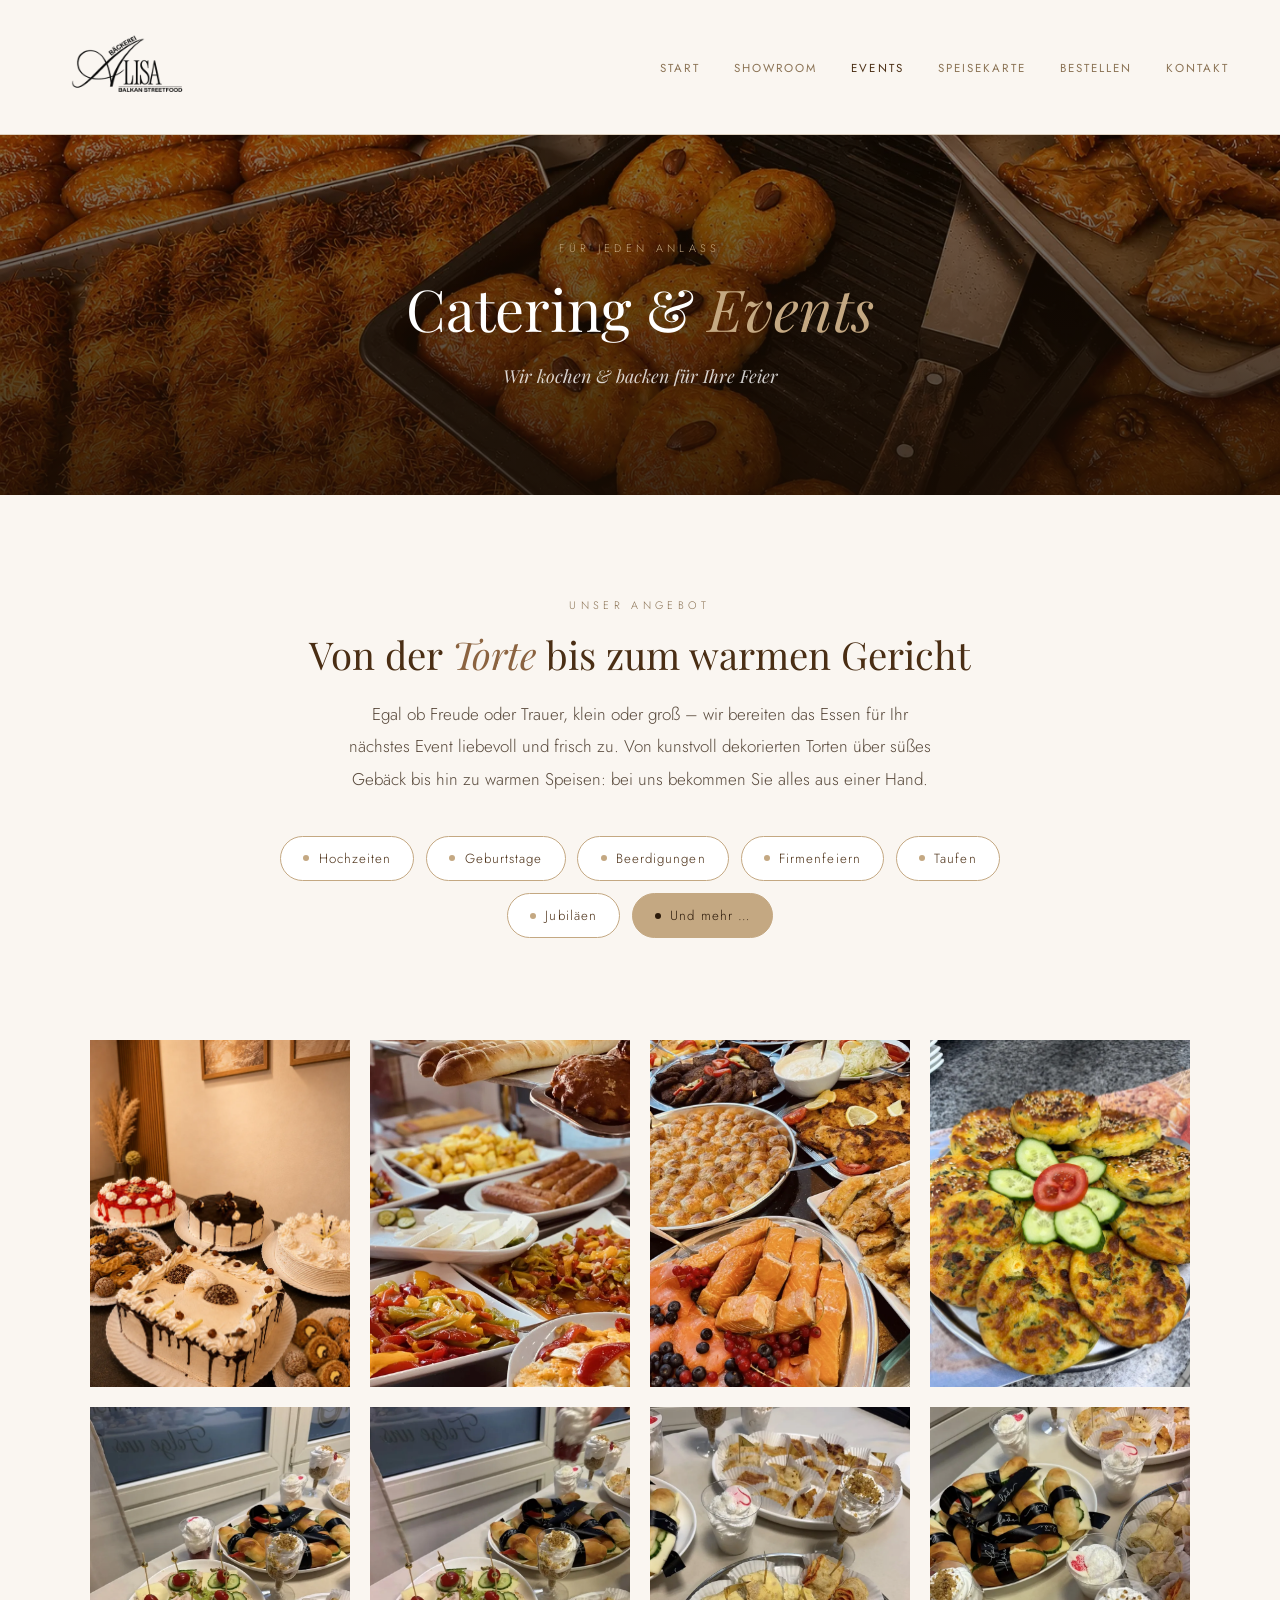
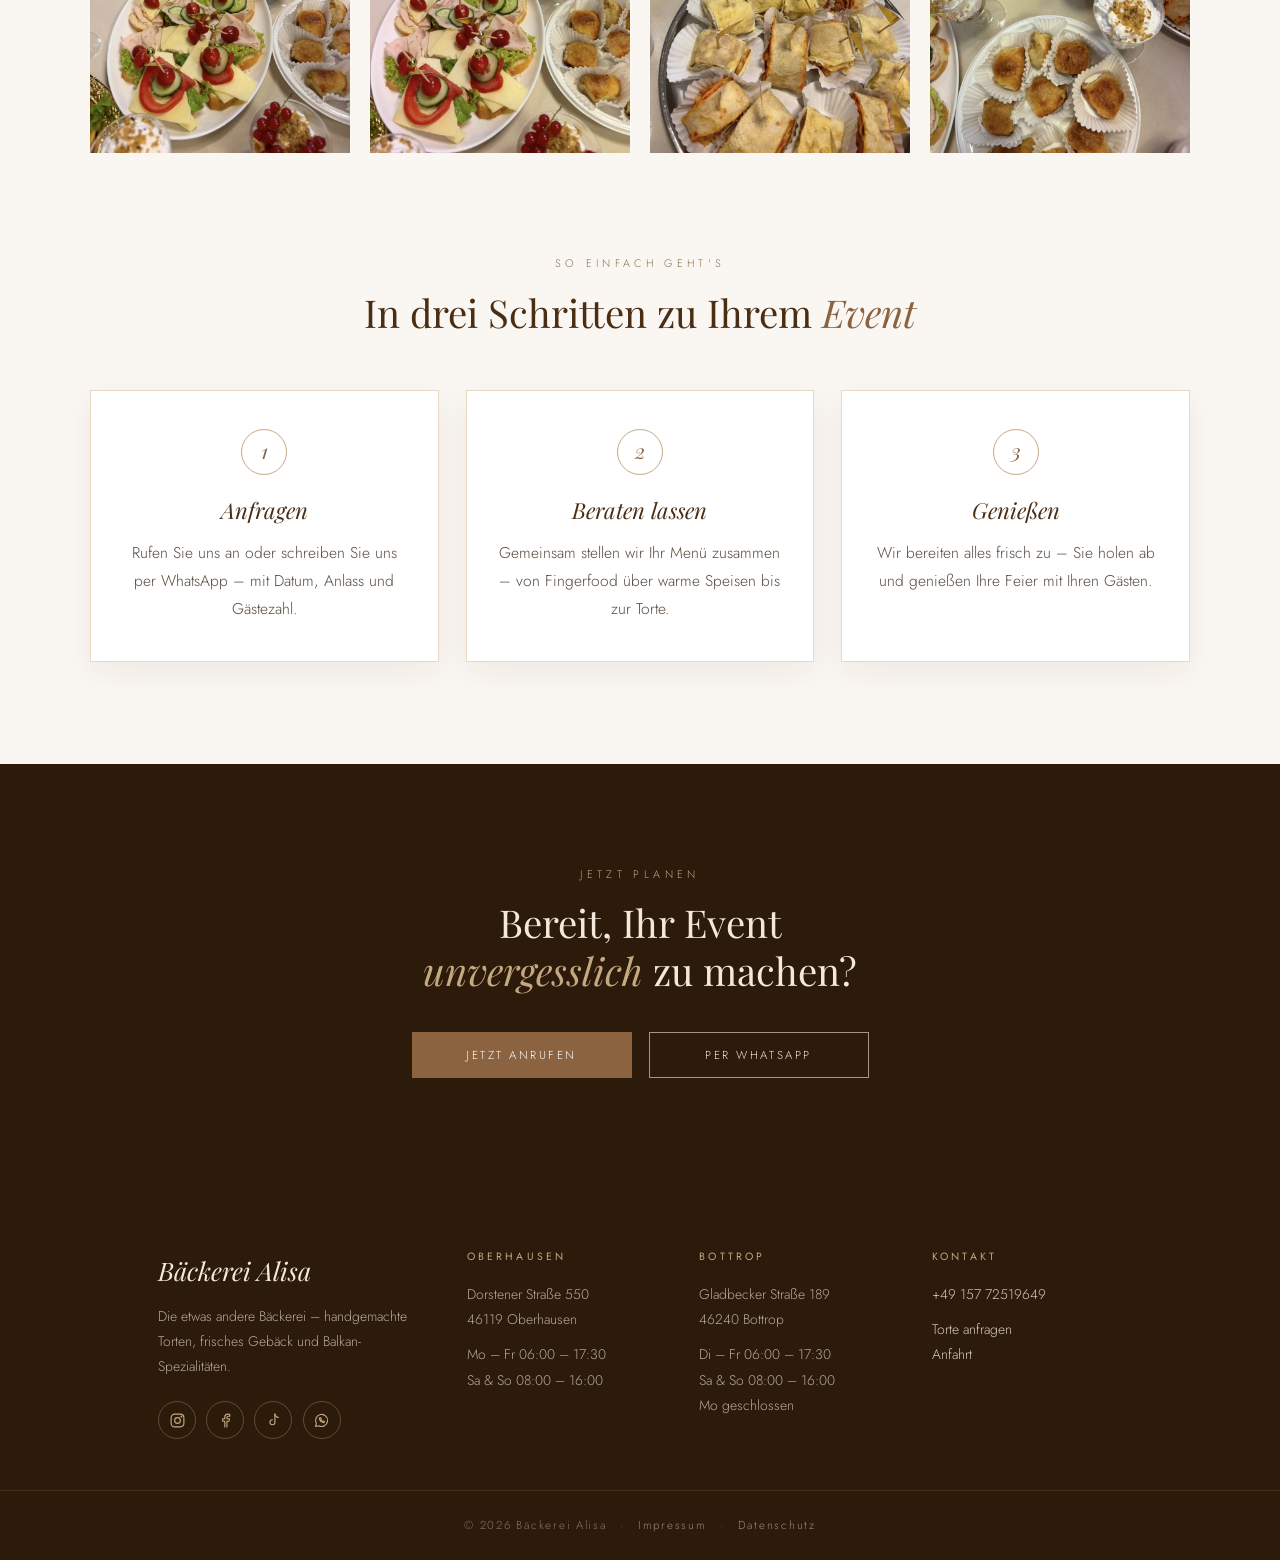
<file: events.html>
<!DOCTYPE html>
<html lang="de">

<head>
    <meta charset="UTF-8" />
    <meta name="viewport" content="width=device-width, initial-scale=1.0" />
    <title>Events – Bäckerei Alisa</title>
    <meta name="description" content="Catering für Hochzeiten, Geburtstage, Firmenfeiern und mehr – Torten, Fingerfood und warme Speisen von Bäckerei Alisa." />
    <link rel="icon" href="favicon.ico" sizes="48x48" />
    <link rel="icon" type="image/png" href="favicon.png" sizes="192x192" />
    <link rel="apple-touch-icon" href="apple-touch-icon.png" />
    <meta property="og:type" content="website" />
    <meta property="og:site_name" content="Bäckerei Alisa" />
    <meta property="og:title" content="Events – Bäckerei Alisa" />
    <meta property="og:description" content="Catering für Hochzeiten, Geburtstage, Firmenfeiern und mehr – Torten, Fingerfood und warme Speisen von Bäckerei Alisa." />
    <meta property="og:url" content="https://baeckerei-alisa.com/events.html" />
    <meta property="og:image" content="https://baeckerei-alisa.com/og-image.jpg" />
    <meta property="og:locale" content="de_DE" />
    <meta name="twitter:card" content="summary_large_image" />
    <link rel="preconnect" href="https://fonts.googleapis.com" />
    <link rel="preconnect" href="https://fonts.gstatic.com" crossorigin />
    <link
        href="https://fonts.googleapis.com/css2?family=Playfair+Display:ital,wght@0,400;0,500;1,400;1,500&family=Jost:wght@300;400;500&display=swap"
        rel="stylesheet" />
    <link rel="stylesheet" href="style.css?v=7" />
    <style>

    </style>
</head>

<body>
    <script src="nav.js"></script>

    <div class="page-hero-strip" style="--hero-img:url('Fotos/laden/laden10.webp');background-position:center 50%;">
        <div class="page-hero-strip-text">
            <p class="section-label">Für jeden Anlass</p>
            <h1 class="section-title">Catering & <em>Events</em></h1>
            <p class="hero-strip-sub">Wir kochen & backen für Ihre Feier</p>
        </div>
    </div>

    <section class="section">
        <div class="container--narrow">
            <div class="section-head" style="margin-bottom:2.4rem;">
                <p class="section-label">Unser Angebot</p>
                <h2 class="section-title">Von der <em>Torte</em> bis zum warmen Gericht</h2>
                <p class="section-intro">Egal ob Freude oder Trauer, klein oder groß – wir bereiten das Essen für Ihr
                    nächstes Event liebevoll und frisch zu. Von kunstvoll dekorierten Torten über süßes Gebäck bis hin
                    zu warmen Speisen: bei uns bekommen Sie alles aus einer Hand.</p>
            </div>
            <div class="tags">
                <span class="tag">Hochzeiten</span>
                <span class="tag">Geburtstage</span>
                <span class="tag">Beerdigungen</span>
                <span class="tag">Firmenfeiern</span>
                <span class="tag">Taufen</span>
                <span class="tag">Jubiläen</span>
                <span class="tag tag--gold">Und mehr …</span>
            </div>
        </div>
    </section>

    <section class="section section--tight-top">
        <div class="container">
            <div class="photo-grid photo-grid--4">
                <img src="Fotos/events/events1.webp" width="1050" height="1400" loading="lazy" decoding="async" alt="Catering von Bäckerei Alisa" />
                <img src="Fotos/events/events2.webp" width="791" height="1400" loading="lazy" decoding="async" alt="Catering von Bäckerei Alisa" />
                <img src="Fotos/events/events3.webp" width="796" height="1400" loading="lazy" decoding="async" alt="Catering von Bäckerei Alisa" />
                <img src="Fotos/events/events4.webp" width="1050" height="1400" loading="lazy" decoding="async" alt="Gemüse-Käse-Taler mit Gurke und Tomate" />
                <img src="Fotos/events/events5.webp" width="828" height="1079" loading="lazy" decoding="async" alt="Fingerfood-Buffet mit belegten Brötchen und Desserts" />
                <img src="Fotos/events/events6.webp" width="828" height="1068" loading="lazy" decoding="async" alt="Belegte Häppchen und Kipferl mit Schleife" />
                <img src="Fotos/events/events7.webp" width="828" height="1078" loading="lazy" decoding="async" alt="Gefüllte Pfannkuchen-Röllchen als Fingerfood" />
                <img src="Fotos/events/events8.webp" width="828" height="1092" loading="lazy" decoding="async" alt="Kipferl-Sandwiches, Blätterteig und Desserts im Glas" />
            </div>
        </div>
    </section>

    <section class="section section--alt">
        <div class="container">
            <div class="section-head">
                <p class="section-label">So einfach geht's</p>
                <h2 class="section-title">In drei Schritten zu Ihrem <em>Event</em></h2>
            </div>
            <div class="steps">
                <div class="step card">
                    <div class="step-num">1</div>
                    <h3>Anfragen</h3>
                    <p>Rufen Sie uns an oder schreiben Sie uns per WhatsApp – mit Datum, Anlass und Gästezahl.</p>
                </div>
                <div class="step card">
                    <div class="step-num">2</div>
                    <h3>Beraten lassen</h3>
                    <p>Gemeinsam stellen wir Ihr Menü zusammen – von Fingerfood über warme Speisen bis zur Torte.</p>
                </div>
                <div class="step card">
                    <div class="step-num">3</div>
                    <h3>Genießen</h3>
                    <p>Wir bereiten alles frisch zu – Sie holen ab und genießen Ihre Feier mit Ihren Gästen.</p>
                </div>
            </div>
        </div>
    </section>

    <section class="section section--dark cta">
        <div class="container--narrow">
            <div class="section-head" style="margin-bottom:0;">
                <p class="section-label">Jetzt planen</p>
                <h2 class="section-title">Bereit, Ihr Event <em>unvergesslich</em> zu machen?</h2>
            </div>
            <div class="cta-buttons">
                <a class="btn btn-fill" href="tel:+4915772519649">Jetzt anrufen</a>
                <a class="btn btn-outline-dark" href="https://wa.me/4915772519649" target="_blank" rel="noopener">Per WhatsApp</a>
            </div>
        </div>
    </section>

    <script src="lightbox.js"></script>

    <footer class="site-footer">
        <div class="footer-inner">
            <div class="footer-col footer-brand">
                <em>Bäckerei Alisa</em>
                <p>Die etwas andere Bäckerei – handgemachte Torten, frisches Gebäck und Balkan-Spezialitäten.</p>
                <div class="footer-social">
                    <a href="https://www.instagram.com/baeckereialisa_/" target="_blank" rel="noopener" aria-label="Instagram"><svg viewBox="0 0 24 24" fill="none" stroke="currentColor" stroke-width="1.6" stroke-linecap="round" stroke-linejoin="round" aria-hidden="true"><rect x="3" y="3" width="18" height="18" rx="5"/><circle cx="12" cy="12" r="4"/><circle cx="17.5" cy="6.5" r=".6" fill="currentColor"/></svg></a>
                    <a href="https://www.facebook.com/Alisa.Oberhausen" target="_blank" rel="noopener" aria-label="Facebook"><svg viewBox="0 0 24 24" fill="none" stroke="currentColor" stroke-width="1.6" stroke-linecap="round" stroke-linejoin="round" aria-hidden="true"><path d="M14 21v-8h3l.5-3.5H14V7.8c0-1 .4-1.8 1.8-1.8H18V3.1A24 24 0 0 0 15.3 3C12.7 3 11 4.6 11 7.4v2.1H8V13h3v8"/></svg></a>
                    <a href="https://www.tiktok.com/@beackerei_alisa" target="_blank" rel="noopener" aria-label="TikTok"><svg viewBox="0 0 24 24" fill="none" stroke="currentColor" stroke-width="1.6" stroke-linecap="round" stroke-linejoin="round" aria-hidden="true"><path d="M14 3v11.5a3.5 3.5 0 1 1-3.5-3.5"/><path d="M14 3c.5 2.8 2.4 4.6 5 4.8"/></svg></a>
                    <a href="https://wa.me/4915772519649" target="_blank" rel="noopener" aria-label="WhatsApp"><svg viewBox="0 0 24 24" fill="none" stroke="currentColor" stroke-width="1.6" stroke-linecap="round" stroke-linejoin="round" aria-hidden="true"><path d="M3.5 20.5l1.3-4.2A8.5 8.5 0 1 1 8 19.4l-4.5 1.1z"/><path d="M9 8.5c.2 3.2 2.9 6.1 6.3 6.5l1-1.4-1.9-1-.9.9a5 5 0 0 1-2.6-2.6l.9-.9-1-1.9L9 8.5z"/></svg></a>
                </div>
            </div>
            <div class="footer-col">
                <h4>Oberhausen</h4>
                <p>Dorstener Straße 550<br>46119 Oberhausen</p>
                <p>Mo – Fr 06:00 – 17:30<br>Sa & So 08:00 – 16:00</p>
            </div>
            <div class="footer-col">
                <h4>Bottrop</h4>
                <p>Gladbecker Straße 189<br>46240 Bottrop</p>
                <p>Di – Fr 06:00 – 17:30<br>Sa & So 08:00 – 16:00<br>Mo geschlossen</p>
            </div>
            <div class="footer-col">
                <h4>Kontakt</h4>
                <p><a href="tel:+4915772519649">+49 157 72519649</a></p>
                <p><a href="bestellen.html">Torte anfragen</a><br><a href="kontakt.html">Anfahrt</a></p>
            </div>
        </div>
        <div class="footer-bottom">
            © 2026 Bäckerei Alisa
            <span>·</span>
            <a href="rechtliches/impressum.html">Impressum</a>
            <span>·</span>
            <a href="rechtliches/datenschutz.html">Datenschutz</a>
        </div>
    </footer>
</body>

</html>
</file>
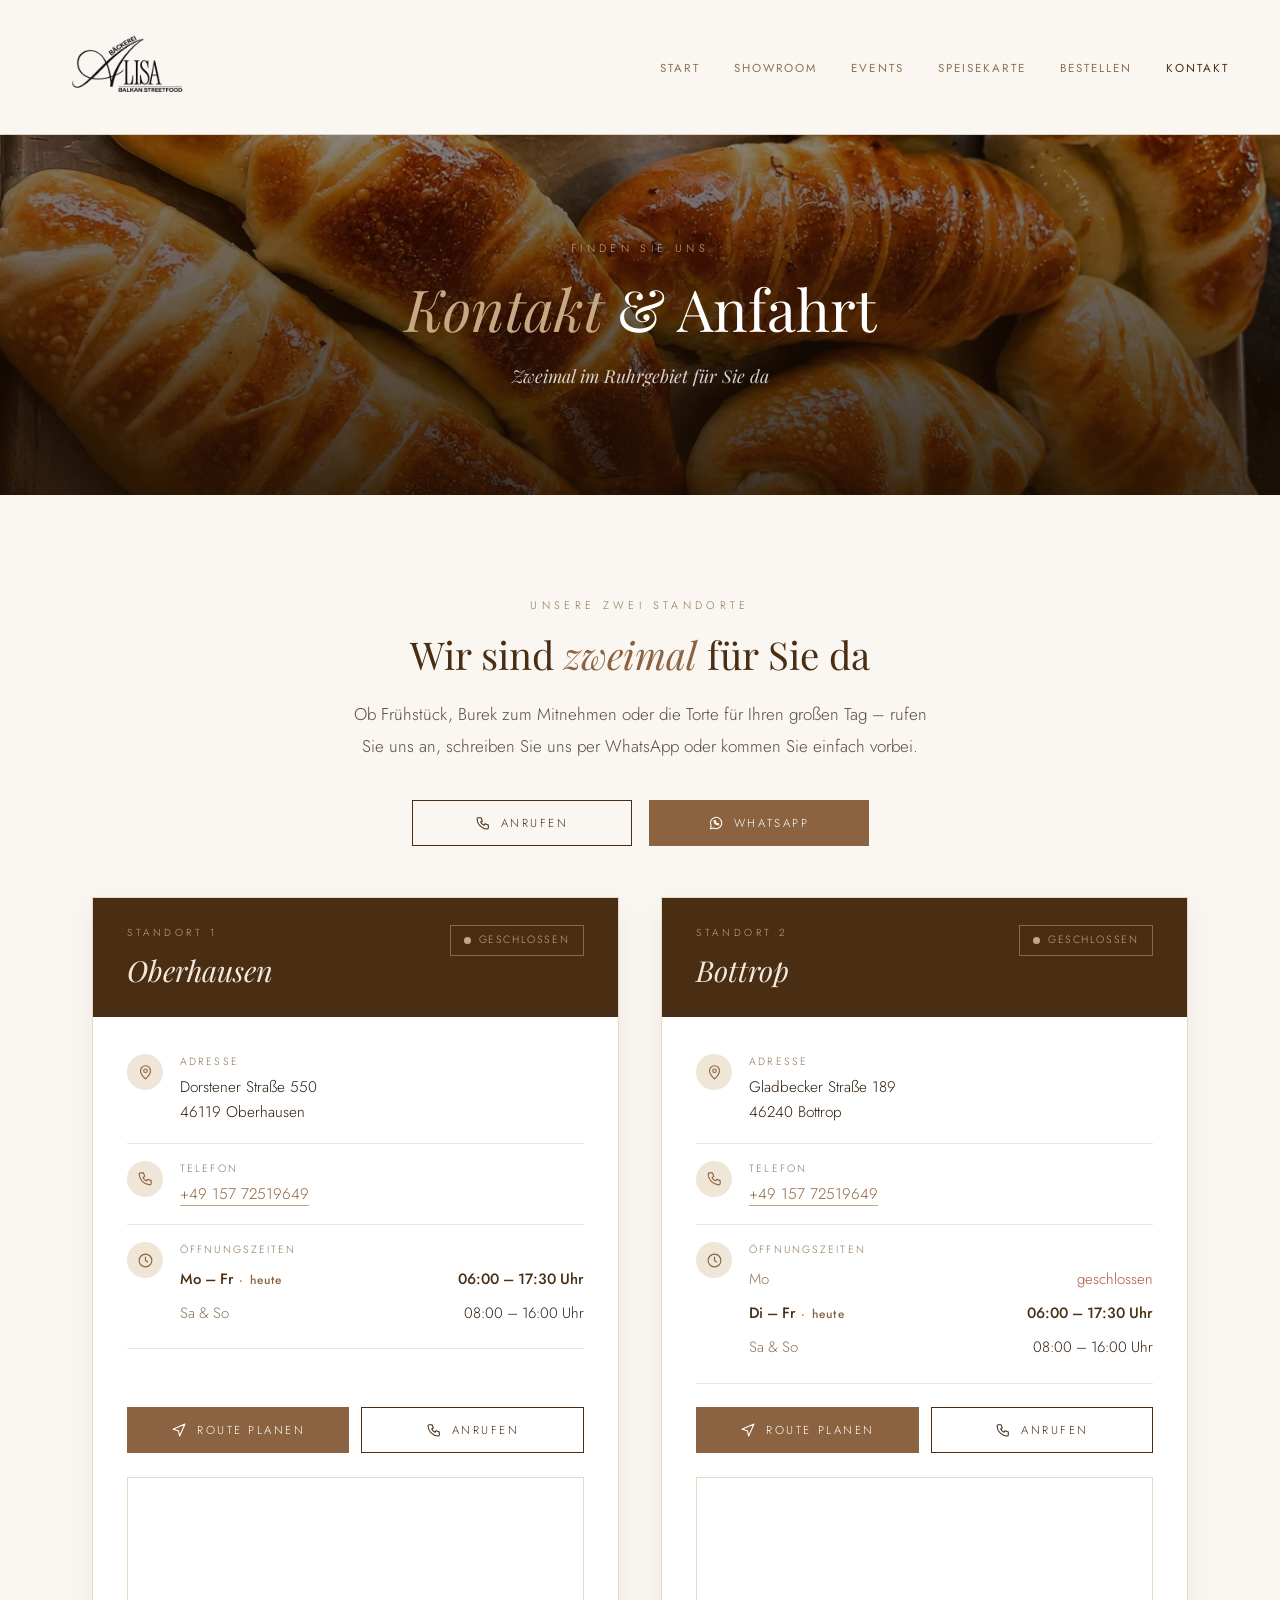
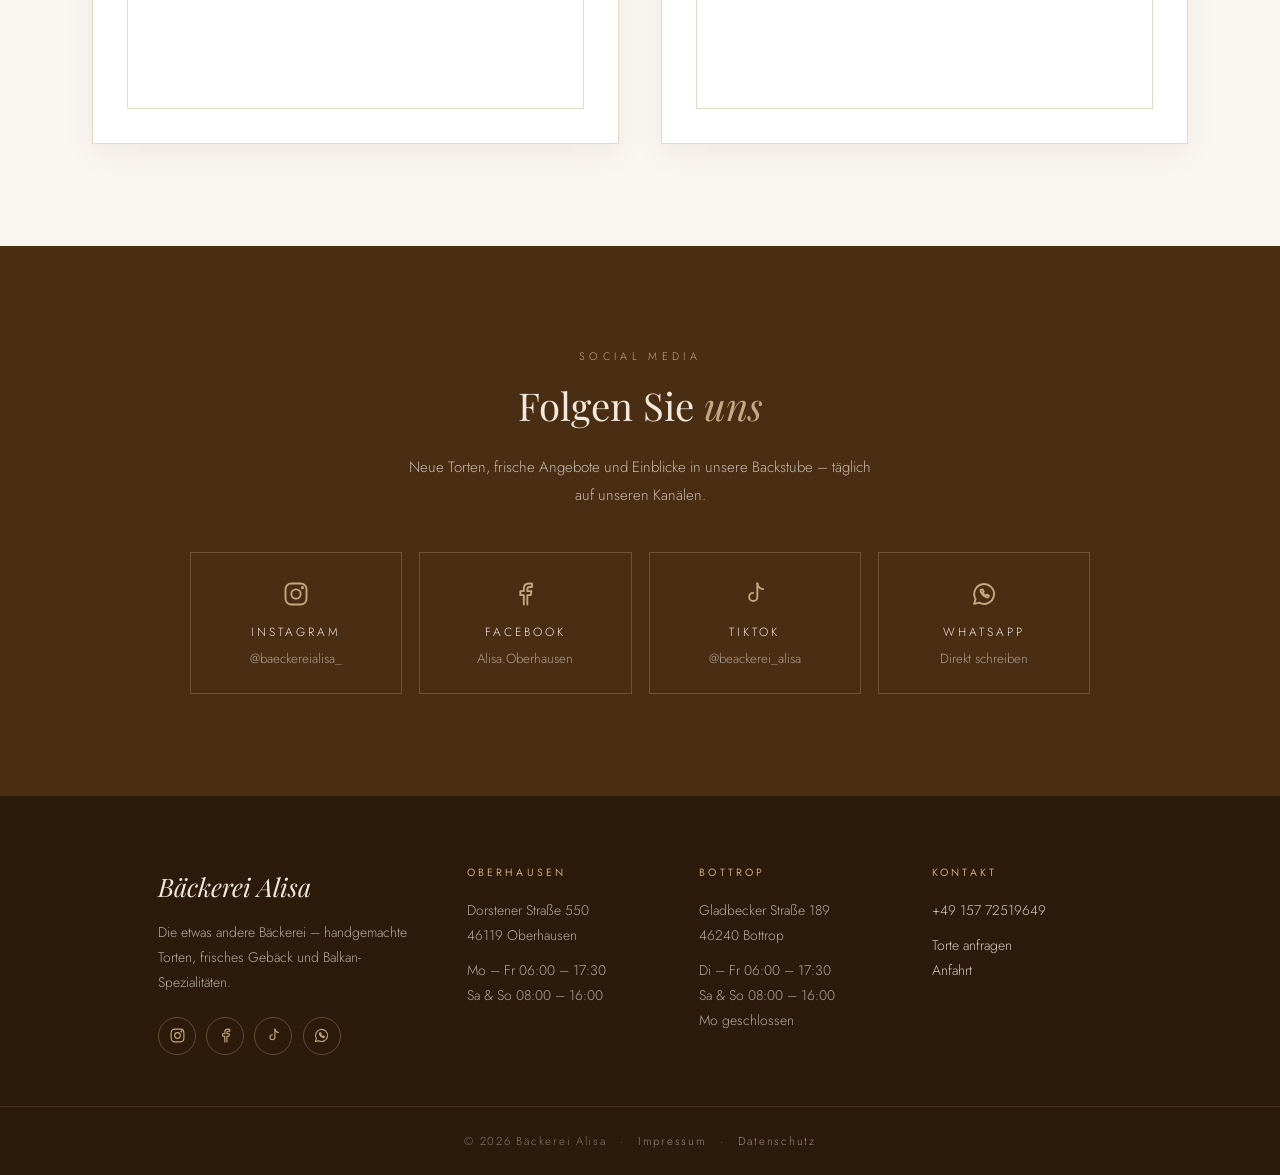
<file: kontakt.html>
<!DOCTYPE html>
<html lang="de">

<head>
    <meta charset="UTF-8" />
    <meta name="viewport" content="width=device-width, initial-scale=1.0" />
    <title>Kontakt – Bäckerei Alisa</title>
    <meta name="description" content="Bäckerei Alisa in Oberhausen (Dorstener Straße 550) und Bottrop (Gladbecker Straße 189) – Öffnungszeiten, Telefon und Anfahrt." />
    <link rel="icon" href="favicon.ico" sizes="48x48" />
    <link rel="icon" type="image/png" href="favicon.png" sizes="192x192" />
    <link rel="apple-touch-icon" href="apple-touch-icon.png" />
    <meta property="og:type" content="website" />
    <meta property="og:site_name" content="Bäckerei Alisa" />
    <meta property="og:title" content="Kontakt – Bäckerei Alisa" />
    <meta property="og:description" content="Bäckerei Alisa in Oberhausen (Dorstener Straße 550) und Bottrop (Gladbecker Straße 189) – Öffnungszeiten, Telefon und Anfahrt." />
    <meta property="og:url" content="https://baeckerei-alisa.com/kontakt.html" />
    <meta property="og:image" content="https://baeckerei-alisa.com/og-image.jpg" />
    <meta property="og:locale" content="de_DE" />
    <meta name="twitter:card" content="summary_large_image" />
    <link rel="preconnect" href="https://fonts.googleapis.com" />
    <link rel="preconnect" href="https://fonts.gstatic.com" crossorigin />
    <link
        href="https://fonts.googleapis.com/css2?family=Playfair+Display:ital,wght@0,400;0,500;1,400;1,500&family=Jost:wght@300;400;500&display=swap"
        rel="stylesheet" />
    <link rel="stylesheet" href="style.css?v=7" />
    <style>
        .kontakt-wrap {
            max-width: 1164px;
            margin: 0 auto;
        }

        .icon-btn {
            display: inline-flex;
            align-items: center;
            justify-content: center;
            gap: .6rem;
        }

        .icon-btn svg {
            width: 16px;
            height: 16px;
            flex-shrink: 0;
        }

        .standorte-grid {
            display: grid;
            grid-template-columns: 1fr 1fr;
            gap: 2.5rem;
            margin-top: 3rem;
        }

        .standort {
            background: #fff;
            border: 1px solid #e8d9c5;
            display: flex;
            flex-direction: column;
            box-shadow: 0 10px 30px rgba(44, 26, 10, .06);
            transition: box-shadow .3s, transform .3s;
        }

        .standort:hover {
            box-shadow: 0 16px 40px rgba(44, 26, 10, .11);
            transform: translateY(-3px);
        }

        .standort-head {
            background: var(--brown-dark);
            color: var(--brown-light);
            padding: 1.6rem 2rem 1.4rem;
            position: relative;
        }

        .standort-num {
            font-size: .6rem;
            letter-spacing: .35em;
            text-transform: uppercase;
            color: var(--brown-mid);
        }

        .standort-name {
            font-family: 'Playfair Display', serif;
            font-size: 1.7rem;
            font-style: italic;
            font-weight: 400;
            margin-top: .3rem;
        }

        .status-badge {
            position: absolute;
            top: 1.6rem;
            right: 2rem;
            font-size: .62rem;
            letter-spacing: .15em;
            text-transform: uppercase;
            padding: .35rem .8rem;
            border: 1px solid rgba(196, 168, 130, .5);
            color: var(--brown-mid);
            display: none;
            align-items: center;
            gap: .45rem;
        }

        .status-badge.visible {
            display: inline-flex;
        }

        .status-badge::before {
            content: '';
            width: 7px;
            height: 7px;
            border-radius: 50%;
            background: currentColor;
        }

        .status-badge.open {
            color: #9fd3a0;
            border-color: rgba(159, 211, 160, .5);
        }

        .standort-body {
            padding: 1.2rem 2rem 2rem;
            flex: 1;
            display: flex;
            flex-direction: column;
        }

        .kontakt-item {
            display: flex;
            gap: 1rem;
            align-items: flex-start;
            padding: 1rem 0;
            border-bottom: 1px solid #f0e6d8;
        }

        .kontakt-icon {
            width: 36px;
            height: 36px;
            border-radius: 50%;
            background: var(--bg2);
            color: var(--brown);
            display: flex;
            align-items: center;
            justify-content: center;
            flex-shrink: 0;
        }

        .kontakt-icon svg {
            width: 17px;
            height: 17px;
        }

        .kontakt-item > div:last-child {
            flex: 1;
        }

        .kontakt-label {
            font-size: .62rem;
            letter-spacing: .2em;
            text-transform: uppercase;
            color: var(--muted);
            margin-bottom: .25rem;
        }

        .kontakt-value {
            font-size: .9rem;
            color: var(--text);
            line-height: 1.65;
        }

        .kontakt-link {
            color: var(--brown);
            text-decoration: none;
            border-bottom: 1px solid var(--brown-mid);
            transition: color .2s, border-color .2s;
        }

        .kontakt-link:hover {
            color: var(--brown-dark);
            border-color: var(--brown-dark);
        }

        .hours {
            width: 100%;
            border-collapse: collapse;
            font-size: .88rem;
        }

        .hours td {
            padding: .3rem .5rem;
        }

        .hours td:first-child {
            padding-left: 0;
            color: var(--muted);
        }

        .hours td:last-child {
            text-align: right;
            padding-right: 0;
            white-space: nowrap;
        }

        .hours tr.today td {
            color: var(--brown-dark);
            font-weight: 500;
        }

        .hours tr.today td:first-child::after {
            content: ' · heute';
            font-size: .7rem;
            letter-spacing: .1em;
            color: var(--brown);
        }

        .hours .closed {
            color: #b0503c;
        }

        .standort-map {
            margin-top: 1.4rem;
            border: 1px solid #e8d9c5;
            line-height: 0;
        }

        .standort-map iframe {
            width: 100%;
            height: 230px;
            border: 0;
            filter: sepia(.25) saturate(.9);
        }

        .standort-actions {
            display: grid;
            grid-template-columns: 1fr 1fr;
            gap: .7rem;
            margin-top: auto;
            padding-top: 1.4rem;
        }

        .standort-actions .btn {
            padding-left: 1rem;
            padding-right: 1rem;
        }

        /* SOCIAL */
        .social-section {
            background: var(--brown-dark);
            color: var(--brown-light);
            text-align: center;
        }

        .social-section .section-label {
            color: var(--brown-mid);
        }

        .social-section .section-title {
            color: var(--brown-light);
        }

        .social-section p.social-text {
            font-size: .88rem;
            line-height: 1.9;
            opacity: .75;
            max-width: 480px;
            margin: 1rem auto 0;
        }

        .social-buttons {
            display: grid;
            grid-template-columns: repeat(4, 1fr);
            gap: 1rem;
            max-width: 900px;
            margin: 2.5rem auto 0;
        }

        .social-btn {
            display: flex;
            flex-direction: column;
            align-items: center;
            gap: .8rem;
            padding: 1.6rem 1rem 1.4rem;
            border: 1px solid rgba(196, 168, 130, .3);
            color: var(--brown-light);
            text-decoration: none;
            transition: background .25s, border-color .25s, transform .25s;
        }

        .social-btn:hover {
            background: rgba(196, 168, 130, .12);
            border-color: var(--brown-mid);
            transform: translateY(-3px);
        }

        .social-btn svg {
            width: 28px;
            height: 28px;
            color: var(--brown-mid);
        }

        .social-btn-name {
            font-size: .7rem;
            letter-spacing: .25em;
            text-transform: uppercase;
        }

        .social-btn-handle {
            font-size: .78rem;
            opacity: .6;
            margin-top: -.4rem;
        }

        @media(max-width:860px) {
            .social-buttons {
                grid-template-columns: repeat(2, 1fr);
            }
        }

        @media(max-width:720px) {

            .standorte-grid {
                grid-template-columns: 1fr;
                gap: 2rem;
                margin-top: 2rem;
            }

            .standort-head,
            .standort-body {
                padding-left: 1.4rem;
                padding-right: 1.4rem;
            }

            .status-badge {
                position: static;
                margin-top: .8rem;
            }


            .hours {
                font-size: .82rem;
            }

            .hours td:first-child {
                white-space: nowrap;
            }

            .standort-actions .btn {
                letter-spacing: .12em;
                padding-left: .5rem;
                padding-right: .5rem;
                white-space: nowrap;
            }

            .social-buttons {
                gap: .7rem;
            }
        }
    </style>
</head>

<body>
    <script src="nav.js"></script>

    <div class="page-hero-strip" style="--hero-img:url('Fotos/laden/laden14.webp');background-position:center 50%;">
        <div class="page-hero-strip-text">
            <p class="section-label">Finden Sie uns</p>
            <h1 class="section-title"><em>Kontakt</em> & Anfahrt</h1>
            <p class="hero-strip-sub">Zweimal im Ruhrgebiet für Sie da</p>
        </div>
    </div>

    <div class="kontakt-wrap section">
        <div class="section-head" style="margin-bottom:0;">
            <p class="section-label">Unsere zwei Standorte</p>
            <h2 class="section-title">Wir sind <em>zweimal</em> für Sie da</h2>
            <p class="section-intro">Ob Frühstück, Burek zum Mitnehmen oder die Torte für Ihren großen Tag –
                rufen Sie uns an, schreiben Sie uns per WhatsApp oder kommen Sie einfach vorbei.</p>
        </div>
        <div class="cta-buttons quick-actions">
                <a class="btn btn-outline-dark icon-btn" href="tel:+4915772519649"><svg viewBox="0 0 24 24" fill="none" stroke="currentColor" stroke-width="1.6" stroke-linecap="round" stroke-linejoin="round" aria-hidden="true"><path d="M5 4h4l2 5-2.5 1.5a11 11 0 0 0 5 5L15 13l5 2v4a2 2 0 0 1-2 2A16 16 0 0 1 3 6a2 2 0 0 1 2-2z"/></svg>Anrufen</a>
                <a class="btn btn-fill icon-btn" href="https://wa.me/4915772519649" target="_blank" rel="noopener"><svg viewBox="0 0 24 24" fill="none" stroke="currentColor" stroke-width="1.6" stroke-linecap="round" stroke-linejoin="round" aria-hidden="true"><path d="M3.5 20.5l1.3-4.2A8.5 8.5 0 1 1 8 19.4l-4.5 1.1z"/><path d="M9 8.5c.2 3.2 2.9 6.1 6.3 6.5l1-1.4-1.9-1-.9.9a5 5 0 0 1-2.6-2.6l.9-.9-1-1.9L9 8.5z"/></svg>WhatsApp</a>
            </div>

        <div class="standorte-grid">
            <div class="standort" data-hours='{"0":["08:00","16:00"],"1":["06:00","17:30"],"2":["06:00","17:30"],"3":["06:00","17:30"],"4":["06:00","17:30"],"5":["06:00","17:30"],"6":["08:00","16:00"]}'>
                <div class="standort-head">
                    <p class="standort-num">Standort 1</p>
                    <h3 class="standort-name">Oberhausen</h3>
                    <span class="status-badge"></span>
                </div>
                <div class="standort-body">
                    <div class="kontakt-item">
                        <div class="kontakt-icon"><svg viewBox="0 0 24 24" fill="none" stroke="currentColor" stroke-width="1.6" stroke-linecap="round" stroke-linejoin="round" aria-hidden="true"><path d="M12 21s-7-6.2-7-11.5A7 7 0 0 1 19 9.5C19 14.8 12 21 12 21z"/><circle cx="12" cy="9.5" r="2.5"/></svg></div>
                        <div>
                            <p class="kontakt-label">Adresse</p>
                            <p class="kontakt-value">Dorstener Straße 550<br>46119 Oberhausen</p>
                        </div>
                    </div>
                    <div class="kontakt-item">
                        <div class="kontakt-icon"><svg viewBox="0 0 24 24" fill="none" stroke="currentColor" stroke-width="1.6" stroke-linecap="round" stroke-linejoin="round" aria-hidden="true"><path d="M5 4h4l2 5-2.5 1.5a11 11 0 0 0 5 5L15 13l5 2v4a2 2 0 0 1-2 2A16 16 0 0 1 3 6a2 2 0 0 1 2-2z"/></svg></div>
                        <div>
                            <p class="kontakt-label">Telefon</p>
                            <p class="kontakt-value"><a class="kontakt-link" href="tel:+4915772519649">+49 157 72519649</a></p>
                        </div>
                    </div>
                    <div class="kontakt-item">
                        <div class="kontakt-icon"><svg viewBox="0 0 24 24" fill="none" stroke="currentColor" stroke-width="1.6" stroke-linecap="round" stroke-linejoin="round" aria-hidden="true"><circle cx="12" cy="12" r="9"/><path d="M12 7v5l3 2"/></svg></div>
                        <div>
                            <p class="kontakt-label">Öffnungszeiten</p>
                            <table class="hours">
                            <tr data-days="1-5"><td>Mo – Fr</td><td>06:00 – 17:30 Uhr</td></tr>
                            <tr data-days="6,0"><td>Sa & So</td><td>08:00 – 16:00 Uhr</td></tr>
                            </table>
                        </div>
                    </div>
                    <div class="standort-actions">
                        <a class="btn btn-fill icon-btn" href="https://www.google.com/maps/dir/?api=1&amp;destination=B%C3%A4ckerei+Alisa+Dorstener+Stra%C3%9Fe+550+46119+Oberhausen" target="_blank" rel="noopener"><svg viewBox="0 0 24 24" fill="none" stroke="currentColor" stroke-width="1.6" stroke-linecap="round" stroke-linejoin="round" aria-hidden="true"><path d="M3 11l18-8-8 18-2-8-8-2z"/></svg>Route planen</a>
                        <a class="btn btn-outline-dark icon-btn" href="tel:+4915772519649"><svg viewBox="0 0 24 24" fill="none" stroke="currentColor" stroke-width="1.6" stroke-linecap="round" stroke-linejoin="round" aria-hidden="true"><path d="M5 4h4l2 5-2.5 1.5a11 11 0 0 0 5 5L15 13l5 2v4a2 2 0 0 1-2 2A16 16 0 0 1 3 6a2 2 0 0 1 2-2z"/></svg>Anrufen</a>
                    </div>
                    <div class="standort-map">
                        <iframe src="https://www.google.com/maps/embed?pb=!1m18!1m12!1m3!1d2481.713826267281!2d6.884034100000001!3d51.5368085!2m3!1f0!2f0!3f0!3m2!1i1024!2i768!4f13.1!3m3!1m2!1s0x47b8eb8ed5e6df95%3A0x7b862a5d59146408!2sB%C3%A4ckerei%20Alisa!5e0!3m2!1sde!2sde!4v1780952116619!5m2!1sde!2sde" title="Karte Oberhausen" allowfullscreen="" loading="lazy" referrerpolicy="no-referrer-when-downgrade"></iframe>
                    </div>
                </div>
            </div>

            <div class="standort" data-hours='{"0":["08:00","16:00"],"1":null,"2":["06:00","17:30"],"3":["06:00","17:30"],"4":["06:00","17:30"],"5":["06:00","17:30"],"6":["08:00","16:00"]}'>
                <div class="standort-head">
                    <p class="standort-num">Standort 2</p>
                    <h3 class="standort-name">Bottrop</h3>
                    <span class="status-badge"></span>
                </div>
                <div class="standort-body">
                    <div class="kontakt-item">
                        <div class="kontakt-icon"><svg viewBox="0 0 24 24" fill="none" stroke="currentColor" stroke-width="1.6" stroke-linecap="round" stroke-linejoin="round" aria-hidden="true"><path d="M12 21s-7-6.2-7-11.5A7 7 0 0 1 19 9.5C19 14.8 12 21 12 21z"/><circle cx="12" cy="9.5" r="2.5"/></svg></div>
                        <div>
                            <p class="kontakt-label">Adresse</p>
                            <p class="kontakt-value">Gladbecker Straße 189<br>46240 Bottrop</p>
                        </div>
                    </div>
                    <div class="kontakt-item">
                        <div class="kontakt-icon"><svg viewBox="0 0 24 24" fill="none" stroke="currentColor" stroke-width="1.6" stroke-linecap="round" stroke-linejoin="round" aria-hidden="true"><path d="M5 4h4l2 5-2.5 1.5a11 11 0 0 0 5 5L15 13l5 2v4a2 2 0 0 1-2 2A16 16 0 0 1 3 6a2 2 0 0 1 2-2z"/></svg></div>
                        <div>
                            <p class="kontakt-label">Telefon</p>
                            <p class="kontakt-value"><a class="kontakt-link" href="tel:+4915772519649">+49 157 72519649</a></p>
                        </div>
                    </div>
                    <div class="kontakt-item">
                        <div class="kontakt-icon"><svg viewBox="0 0 24 24" fill="none" stroke="currentColor" stroke-width="1.6" stroke-linecap="round" stroke-linejoin="round" aria-hidden="true"><circle cx="12" cy="12" r="9"/><path d="M12 7v5l3 2"/></svg></div>
                        <div>
                            <p class="kontakt-label">Öffnungszeiten</p>
                            <table class="hours">
                            <tr data-days="1"><td>Mo</td><td class="closed">geschlossen</td></tr>
                            <tr data-days="2-5"><td>Di – Fr</td><td>06:00 – 17:30 Uhr</td></tr>
                            <tr data-days="6,0"><td>Sa & So</td><td>08:00 – 16:00 Uhr</td></tr>
                            </table>
                        </div>
                    </div>
                    <div class="standort-actions">
                        <a class="btn btn-fill icon-btn" href="https://www.google.com/maps/dir/?api=1&amp;destination=B%C3%A4ckerei+Alisa+Gladbecker+Stra%C3%9Fe+189+46240+Bottrop" target="_blank" rel="noopener"><svg viewBox="0 0 24 24" fill="none" stroke="currentColor" stroke-width="1.6" stroke-linecap="round" stroke-linejoin="round" aria-hidden="true"><path d="M3 11l18-8-8 18-2-8-8-2z"/></svg>Route planen</a>
                        <a class="btn btn-outline-dark icon-btn" href="tel:+4915772519649"><svg viewBox="0 0 24 24" fill="none" stroke="currentColor" stroke-width="1.6" stroke-linecap="round" stroke-linejoin="round" aria-hidden="true"><path d="M5 4h4l2 5-2.5 1.5a11 11 0 0 0 5 5L15 13l5 2v4a2 2 0 0 1-2 2A16 16 0 0 1 3 6a2 2 0 0 1 2-2z"/></svg>Anrufen</a>
                    </div>
                    <div class="standort-map">
                        <iframe src="https://www.google.com/maps/embed?pb=!1m18!1m12!1m3!1d2481.6235207244436!2d6.932594!3d51.5384647!2m3!1f0!2f0!3f0!3m2!1i1024!2i768!4f13.1!3m3!1m2!1s0x47b8e90017c54ae5%3A0xed8798e9cebdd2b8!2sB%C3%A4ckerei%20Alisa%20-%20Balkan%20Street%20Food!5e0!3m2!1sde!2sde!4v1780952459966!5m2!1sde!2sde" title="Karte Bottrop" allowfullscreen="" loading="lazy" referrerpolicy="no-referrer-when-downgrade"></iframe>
                    </div>
                </div>
            </div>
        </div>
    </div>

    <div class="social-section section section--dark">
        <p class="section-label">Social Media</p>
        <h2 class="section-title">Folgen Sie <em>uns</em></h2>
        <p class="social-text">Neue Torten, frische Angebote und Einblicke in unsere Backstube –
            täglich auf unseren Kanälen.</p>
        <div class="social-buttons">
            <a class="social-btn" href="https://www.instagram.com/baeckereialisa_/" target="_blank" rel="noopener">
                <svg viewBox="0 0 24 24" fill="none" stroke="currentColor" stroke-width="1.6" stroke-linecap="round" stroke-linejoin="round" aria-hidden="true"><rect x="3" y="3" width="18" height="18" rx="5"/><circle cx="12" cy="12" r="4"/><circle cx="17.5" cy="6.5" r=".6" fill="currentColor"/></svg>
                <span class="social-btn-name">Instagram</span>
                <span class="social-btn-handle">@baeckereialisa_</span>
            </a>
            <a class="social-btn" href="https://www.facebook.com/Alisa.Oberhausen" target="_blank" rel="noopener">
                <svg viewBox="0 0 24 24" fill="none" stroke="currentColor" stroke-width="1.6" stroke-linecap="round" stroke-linejoin="round" aria-hidden="true"><path d="M14 21v-8h3l.5-3.5H14V7.8c0-1 .4-1.8 1.8-1.8H18V3.1A24 24 0 0 0 15.3 3C12.7 3 11 4.6 11 7.4v2.1H8V13h3v8"/></svg>
                <span class="social-btn-name">Facebook</span>
                <span class="social-btn-handle">Alisa.Oberhausen</span>
            </a>
            <a class="social-btn" href="https://www.tiktok.com/@beackerei_alisa" target="_blank" rel="noopener">
                <svg viewBox="0 0 24 24" fill="none" stroke="currentColor" stroke-width="1.6" stroke-linecap="round" stroke-linejoin="round" aria-hidden="true"><path d="M14 3v11.5a3.5 3.5 0 1 1-3.5-3.5"/><path d="M14 3c.5 2.8 2.4 4.6 5 4.8"/></svg>
                <span class="social-btn-name">TikTok</span>
                <span class="social-btn-handle">@beackerei_alisa</span>
            </a>
            <a class="social-btn" href="https://wa.me/4915772519649" target="_blank" rel="noopener">
                <svg viewBox="0 0 24 24" fill="none" stroke="currentColor" stroke-width="1.6" stroke-linecap="round" stroke-linejoin="round" aria-hidden="true"><path d="M3.5 20.5l1.3-4.2A8.5 8.5 0 1 1 8 19.4l-4.5 1.1z"/><path d="M9 8.5c.2 3.2 2.9 6.1 6.3 6.5l1-1.4-1.9-1-.9.9a5 5 0 0 1-2.6-2.6l.9-.9-1-1.9L9 8.5z"/></svg>
                <span class="social-btn-name">WhatsApp</span>
                <span class="social-btn-handle">Direkt schreiben</span>
            </a>
        </div>
    </div>

    <script>
        (function () {
            const now = new Date();
            const day = now.getDay();
            const mins = now.getHours() * 60 + now.getMinutes();
            const toMin = t => { const [h, m] = t.split(':').map(Number); return h * 60 + m; };
            document.querySelectorAll('.standort').forEach(card => {
                card.querySelectorAll('.hours tr').forEach(tr => {
                    const d = tr.dataset.days;
                    const match = d.includes('-')
                        ? (([a, b]) => day >= a && day <= b)(d.split('-').map(Number))
                        : d.split(',').map(Number).includes(day);
                    if (match) tr.classList.add('today');
                });
                const today = JSON.parse(card.dataset.hours)[day];
                const badge = card.querySelector('.status-badge');
                if (today && mins >= toMin(today[0]) && mins < toMin(today[1])) {
                    badge.textContent = 'Jetzt geöffnet';
                    badge.classList.add('open');
                } else {
                    badge.textContent = 'Geschlossen';
                }
                badge.classList.add('visible');
            });
        })();
    </script>

    <footer class="site-footer">
        <div class="footer-inner">
            <div class="footer-col footer-brand">
                <em>Bäckerei Alisa</em>
                <p>Die etwas andere Bäckerei – handgemachte Torten, frisches Gebäck und Balkan-Spezialitäten.</p>
                <div class="footer-social">
                    <a href="https://www.instagram.com/baeckereialisa_/" target="_blank" rel="noopener" aria-label="Instagram"><svg viewBox="0 0 24 24" fill="none" stroke="currentColor" stroke-width="1.6" stroke-linecap="round" stroke-linejoin="round" aria-hidden="true"><rect x="3" y="3" width="18" height="18" rx="5"/><circle cx="12" cy="12" r="4"/><circle cx="17.5" cy="6.5" r=".6" fill="currentColor"/></svg></a>
                    <a href="https://www.facebook.com/Alisa.Oberhausen" target="_blank" rel="noopener" aria-label="Facebook"><svg viewBox="0 0 24 24" fill="none" stroke="currentColor" stroke-width="1.6" stroke-linecap="round" stroke-linejoin="round" aria-hidden="true"><path d="M14 21v-8h3l.5-3.5H14V7.8c0-1 .4-1.8 1.8-1.8H18V3.1A24 24 0 0 0 15.3 3C12.7 3 11 4.6 11 7.4v2.1H8V13h3v8"/></svg></a>
                    <a href="https://www.tiktok.com/@beackerei_alisa" target="_blank" rel="noopener" aria-label="TikTok"><svg viewBox="0 0 24 24" fill="none" stroke="currentColor" stroke-width="1.6" stroke-linecap="round" stroke-linejoin="round" aria-hidden="true"><path d="M14 3v11.5a3.5 3.5 0 1 1-3.5-3.5"/><path d="M14 3c.5 2.8 2.4 4.6 5 4.8"/></svg></a>
                    <a href="https://wa.me/4915772519649" target="_blank" rel="noopener" aria-label="WhatsApp"><svg viewBox="0 0 24 24" fill="none" stroke="currentColor" stroke-width="1.6" stroke-linecap="round" stroke-linejoin="round" aria-hidden="true"><path d="M3.5 20.5l1.3-4.2A8.5 8.5 0 1 1 8 19.4l-4.5 1.1z"/><path d="M9 8.5c.2 3.2 2.9 6.1 6.3 6.5l1-1.4-1.9-1-.9.9a5 5 0 0 1-2.6-2.6l.9-.9-1-1.9L9 8.5z"/></svg></a>
                </div>
            </div>
            <div class="footer-col">
                <h4>Oberhausen</h4>
                <p>Dorstener Straße 550<br>46119 Oberhausen</p>
                <p>Mo – Fr 06:00 – 17:30<br>Sa & So 08:00 – 16:00</p>
            </div>
            <div class="footer-col">
                <h4>Bottrop</h4>
                <p>Gladbecker Straße 189<br>46240 Bottrop</p>
                <p>Di – Fr 06:00 – 17:30<br>Sa & So 08:00 – 16:00<br>Mo geschlossen</p>
            </div>
            <div class="footer-col">
                <h4>Kontakt</h4>
                <p><a href="tel:+4915772519649">+49 157 72519649</a></p>
                <p><a href="bestellen.html">Torte anfragen</a><br><a href="kontakt.html">Anfahrt</a></p>
            </div>
        </div>
        <div class="footer-bottom">
            © 2026 Bäckerei Alisa
            <span>·</span>
            <a href="rechtliches/impressum.html">Impressum</a>
            <span>·</span>
            <a href="rechtliches/datenschutz.html">Datenschutz</a>
        </div>
    </footer>
</body>

</html>
</file>
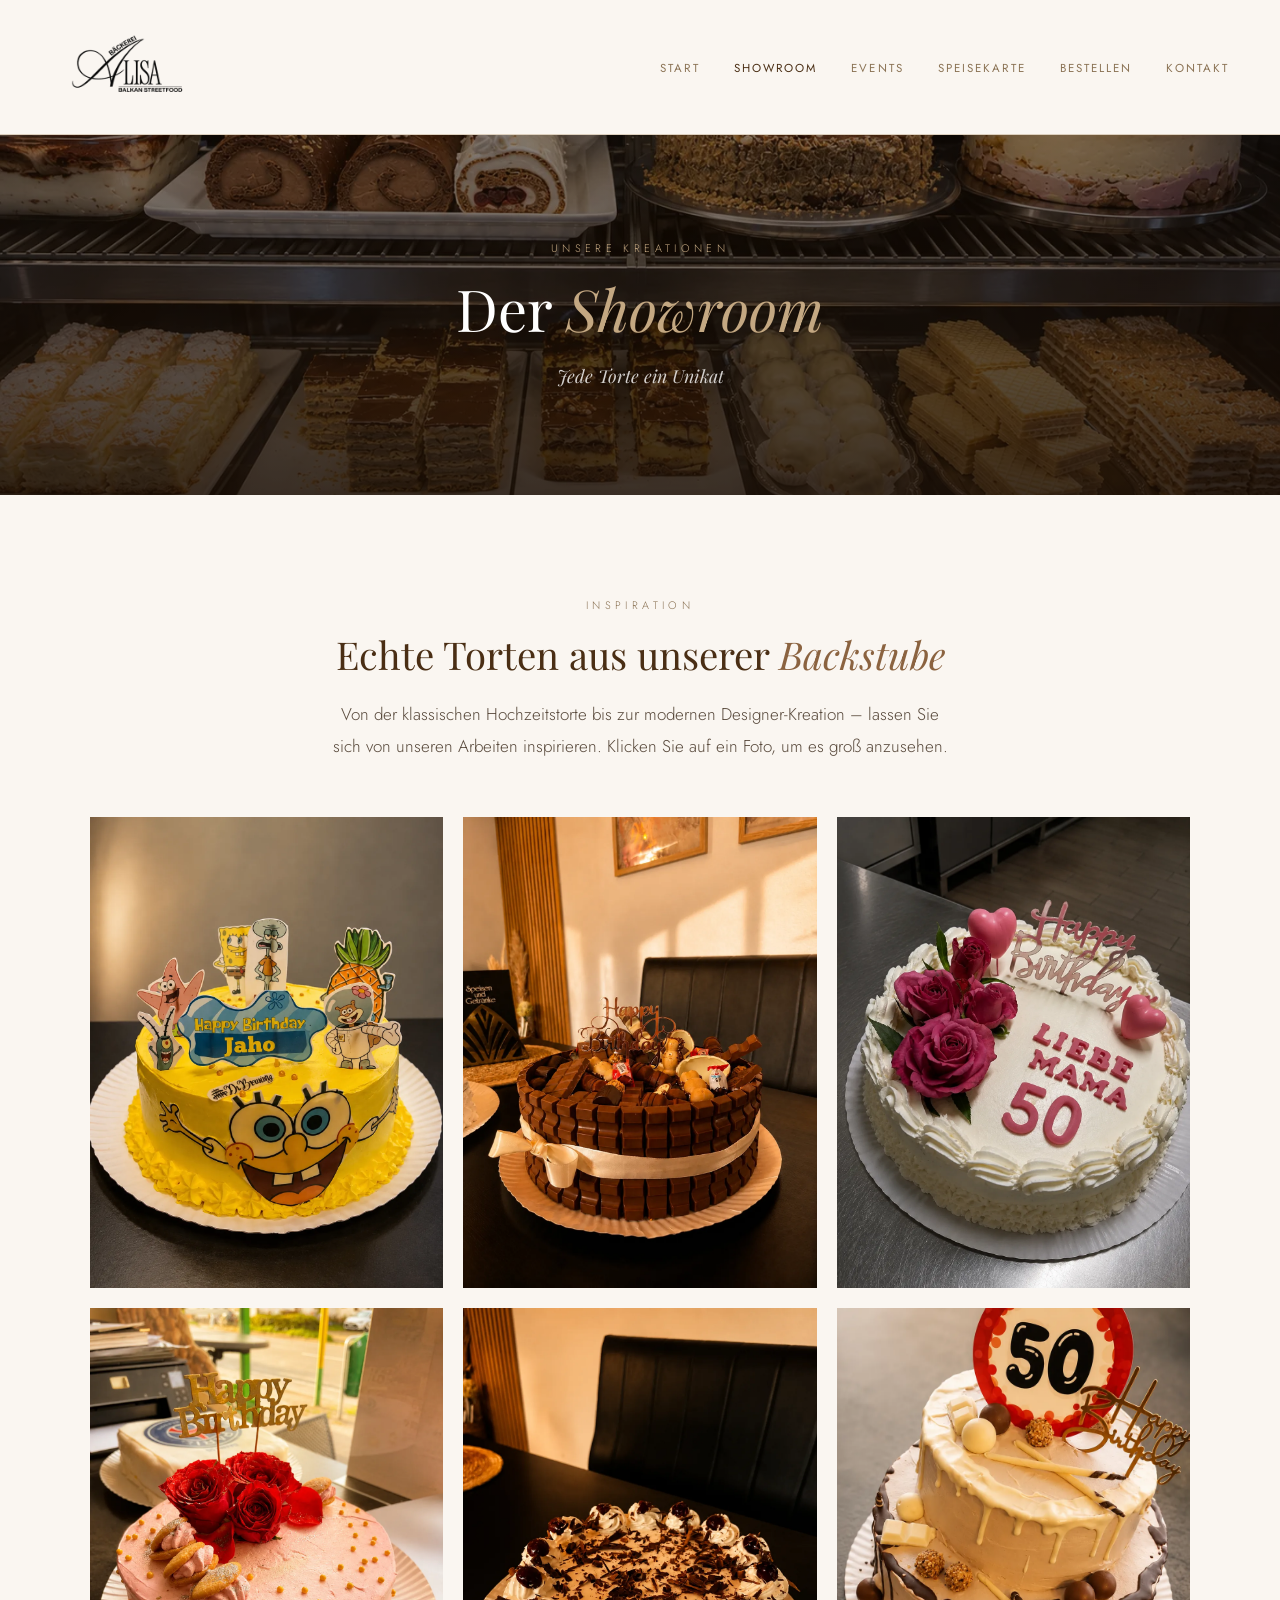
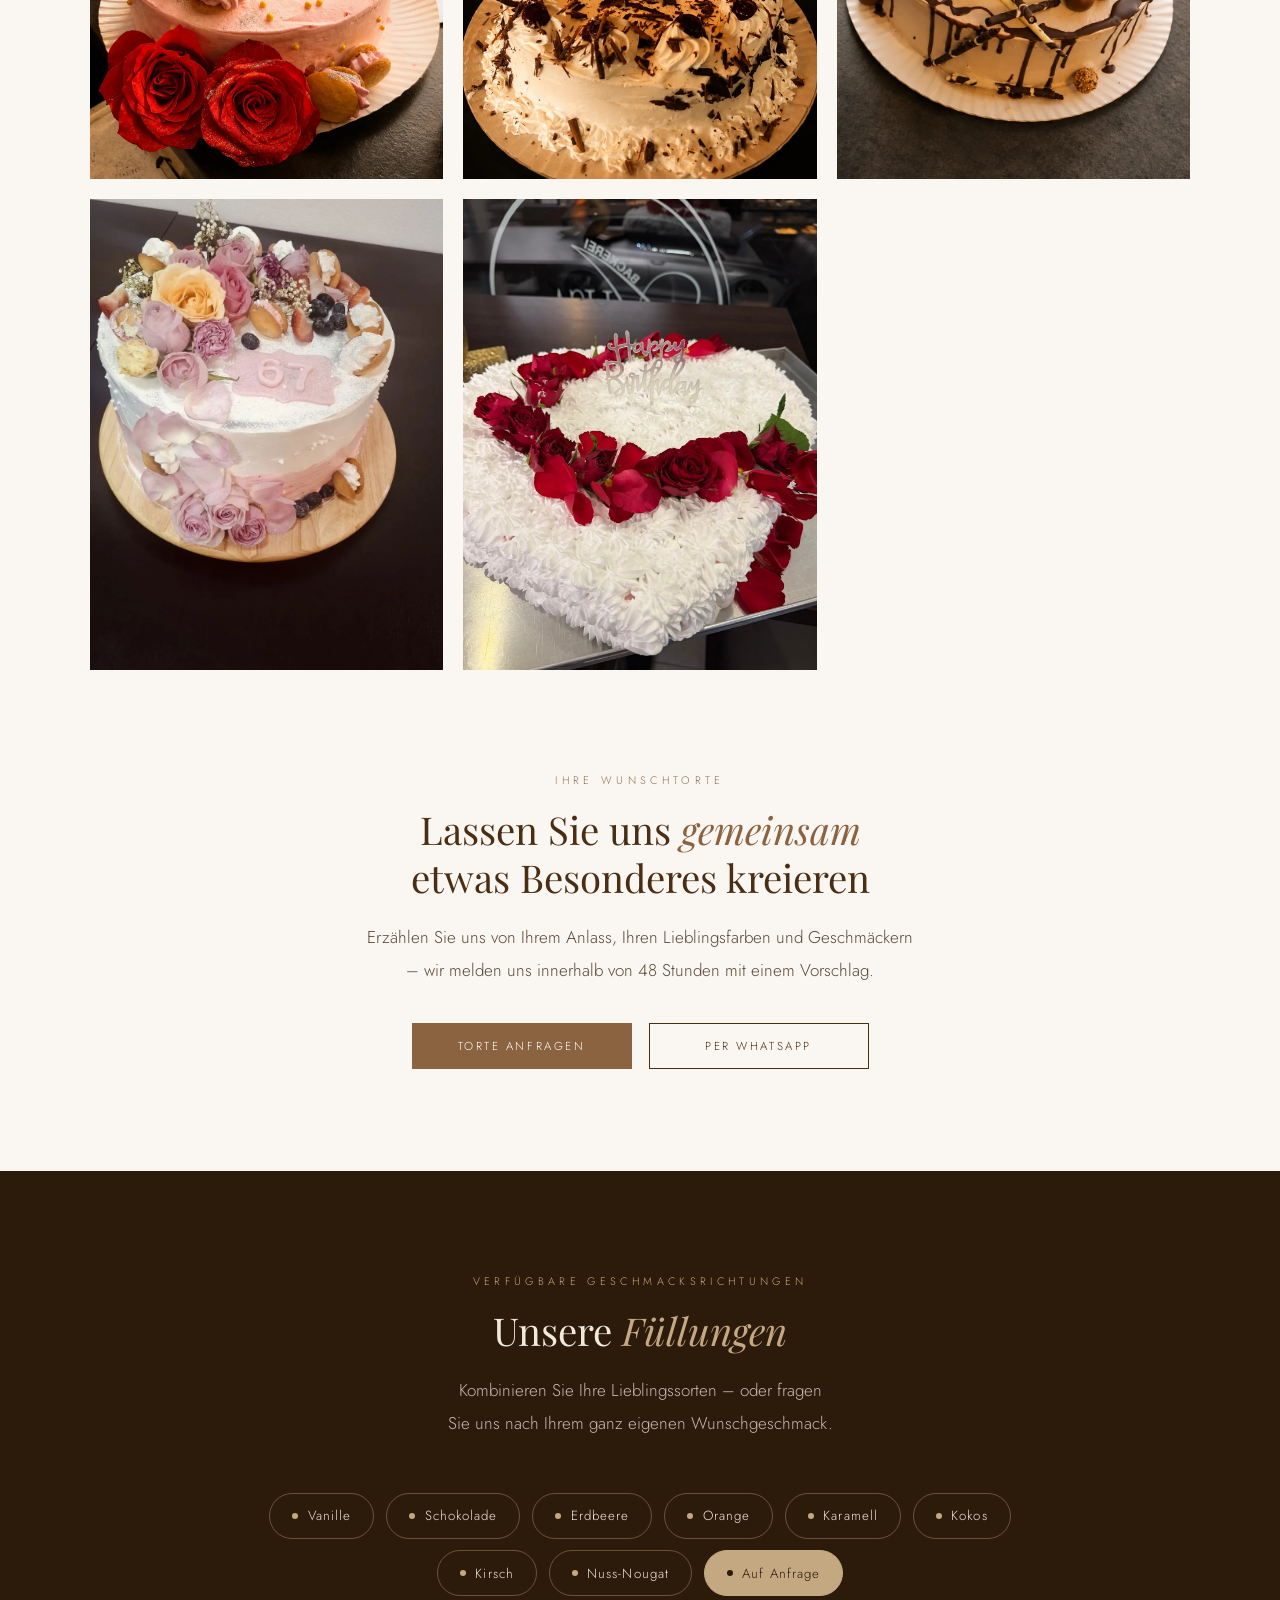
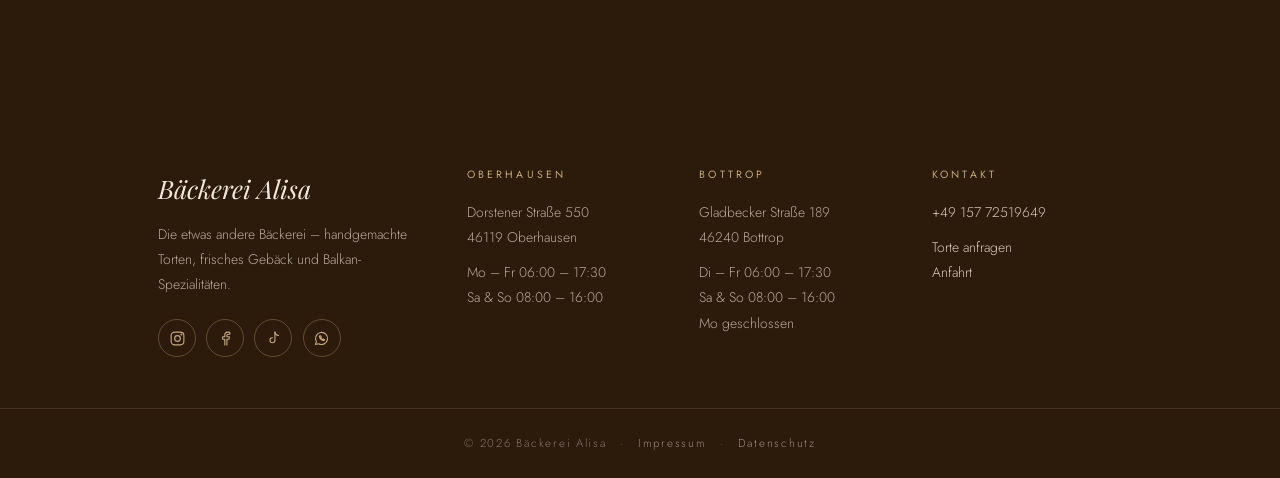
<file: showroom.html>
<!DOCTYPE html>
<html lang="de">

<head>
    <meta charset="UTF-8" />
    <meta name="viewport" content="width=device-width, initial-scale=1.0" />
    <title>Showroom – Bäckerei Alisa</title>
    <meta name="description"
        content="Unsere Torten-Kreationen: Hochzeitstorten, Geburtstagstorten und Designer-Torten von Bäckerei Alisa." />
    <link rel="icon" href="favicon.ico" sizes="48x48" />
    <link rel="icon" type="image/png" href="favicon.png" sizes="192x192" />
    <link rel="apple-touch-icon" href="apple-touch-icon.png" />
    <meta property="og:type" content="website" />
    <meta property="og:site_name" content="Bäckerei Alisa" />
    <meta property="og:title" content="Showroom – Bäckerei Alisa" />
    <meta property="og:description"
        content="Unsere Torten-Kreationen: Hochzeitstorten, Geburtstagstorten und Designer-Torten von Bäckerei Alisa." />
    <meta property="og:url" content="https://baeckerei-alisa.com/showroom.html" />
    <meta property="og:image" content="https://baeckerei-alisa.com/og-image.jpg" />
    <meta property="og:locale" content="de_DE" />
    <meta name="twitter:card" content="summary_large_image" />
    <link rel="preconnect" href="https://fonts.googleapis.com" />
    <link rel="preconnect" href="https://fonts.gstatic.com" crossorigin />
    <link
        href="https://fonts.googleapis.com/css2?family=Playfair+Display:ital,wght@0,400;0,500;1,400;1,500&family=Jost:wght@300;400;500&display=swap"
        rel="stylesheet" />
    <link rel="stylesheet" href="style.css?v=7" />
</head>

<body>
    <script src="nav.js"></script>

    <div class="page-hero-strip" style="--hero-img:url('Fotos/laden/laden2.webp');background-position:center 30%;">
        <div class="page-hero-strip-text">
            <p class="section-label">Unsere Kreationen</p>
            <h1 class="section-title">Der <em>Showroom</em></h1>
            <p class="hero-strip-sub">Jede Torte ein Unikat</p>
        </div>
    </div>

    <section class="section">
        <div class="container">
            <div class="section-head">
                <p class="section-label">Inspiration</p>
                <h2 class="section-title">Echte Torten aus unserer <em>Backstube</em></h2>
                <p class="section-intro">Von der klassischen Hochzeitstorte bis zur modernen Designer-Kreation –
                    lassen Sie sich von unseren Arbeiten inspirieren. Klicken Sie auf ein Foto, um es groß anzusehen.</p>
            </div>
            <div class="photo-grid">
                <img src="Fotos/showroom/torte1.webp" loading="lazy" decoding="async" alt="Torte von Bäckerei Alisa" />
                <img src="Fotos/showroom/torte2.webp" loading="lazy" decoding="async" alt="Torte von Bäckerei Alisa" />
                <img src="Fotos/showroom/torte3.webp" loading="lazy" decoding="async" alt="Torte von Bäckerei Alisa" />
                <img src="Fotos/showroom/torte6.webp" loading="lazy" decoding="async" alt="Torte von Bäckerei Alisa" />
                <img src="Fotos/showroom/torte7.webp" loading="lazy" decoding="async" alt="Torte von Bäckerei Alisa" />
                <img src="Fotos/showroom/torte8.webp" loading="lazy" decoding="async" alt="Torte von Bäckerei Alisa" />
                <img src="Fotos/showroom/torte9.webp" loading="lazy" decoding="async" alt="Torte von Bäckerei Alisa" />
                <img src="Fotos/showroom/torte10.webp" loading="lazy" decoding="async" alt="Torte von Bäckerei Alisa" />
                <img src="Fotos/showroom/torte11.webp" loading="lazy" decoding="async" alt="Torte von Bäckerei Alisa" />
            </div>
        </div>
    </section>

    <section class="section section--alt cta">
        <div class="container--narrow">
            <div class="section-head" style="margin-bottom:0;">
                <p class="section-label">Ihre Wunschtorte</p>
                <h2 class="section-title">Lassen Sie uns <em>gemeinsam</em> etwas Besonderes kreieren</h2>
                <p class="section-intro">Erzählen Sie uns von Ihrem Anlass, Ihren Lieblingsfarben und Geschmäckern –
                    wir melden uns innerhalb von 48 Stunden mit einem Vorschlag.</p>
            </div>
            <div class="cta-buttons">
                <a class="btn btn-fill" href="bestellen.html">Torte anfragen</a>
                <a class="btn btn-outline-dark" href="https://wa.me/4915772519649" target="_blank" rel="noopener">Per WhatsApp</a>
            </div>
        </div>
    </section>

    <section class="section section--dark">
        <div class="container--narrow">
            <div class="section-head">
                <p class="section-label">Verfügbare Geschmacksrichtungen</p>
                <h2 class="section-title">Unsere <em>Füllungen</em></h2>
                <p class="section-intro">Kombinieren Sie Ihre Lieblingssorten – oder fragen Sie uns nach Ihrem ganz
                    eigenen Wunschgeschmack.</p>
            </div>
            <div class="tags">
                    <span class="tag">Vanille</span>
                    <span class="tag">Schokolade</span>
                    <span class="tag">Erdbeere</span>
                    <span class="tag">Orange</span>
                    <span class="tag">Karamell</span>
                    <span class="tag">Kokos</span>
                    <span class="tag">Kirsch</span>
                    <span class="tag">Nuss-Nougat</span>
                    <span class="tag tag--gold">Auf Anfrage</span>
            </div>
        </div>
    </section>

    <script src="lightbox.js"></script>

    <footer class="site-footer">
        <div class="footer-inner">
            <div class="footer-col footer-brand">
                <em>Bäckerei Alisa</em>
                <p>Die etwas andere Bäckerei – handgemachte Torten, frisches Gebäck und Balkan-Spezialitäten.</p>
                <div class="footer-social">
                    <a href="https://www.instagram.com/baeckereialisa_/" target="_blank" rel="noopener"
                        aria-label="Instagram"><svg viewBox="0 0 24 24" fill="none" stroke="currentColor"
                            stroke-width="1.6" stroke-linecap="round" stroke-linejoin="round" aria-hidden="true">
                            <rect x="3" y="3" width="18" height="18" rx="5" />
                            <circle cx="12" cy="12" r="4" />
                            <circle cx="17.5" cy="6.5" r=".6" fill="currentColor" />
                        </svg></a>
                    <a href="https://www.facebook.com/Alisa.Oberhausen" target="_blank" rel="noopener"
                        aria-label="Facebook"><svg viewBox="0 0 24 24" fill="none" stroke="currentColor"
                            stroke-width="1.6" stroke-linecap="round" stroke-linejoin="round" aria-hidden="true">
                            <path
                                d="M14 21v-8h3l.5-3.5H14V7.8c0-1 .4-1.8 1.8-1.8H18V3.1A24 24 0 0 0 15.3 3C12.7 3 11 4.6 11 7.4v2.1H8V13h3v8" />
                        </svg></a>
                    <a href="https://www.tiktok.com/@beackerei_alisa" target="_blank" rel="noopener"
                        aria-label="TikTok"><svg viewBox="0 0 24 24" fill="none" stroke="currentColor"
                            stroke-width="1.6" stroke-linecap="round" stroke-linejoin="round" aria-hidden="true">
                            <path d="M14 3v11.5a3.5 3.5 0 1 1-3.5-3.5" />
                            <path d="M14 3c.5 2.8 2.4 4.6 5 4.8" />
                        </svg></a>
                    <a href="https://wa.me/4915772519649" target="_blank" rel="noopener" aria-label="WhatsApp"><svg
                            viewBox="0 0 24 24" fill="none" stroke="currentColor" stroke-width="1.6"
                            stroke-linecap="round" stroke-linejoin="round" aria-hidden="true">
                            <path d="M3.5 20.5l1.3-4.2A8.5 8.5 0 1 1 8 19.4l-4.5 1.1z" />
                            <path
                                d="M9 8.5c.2 3.2 2.9 6.1 6.3 6.5l1-1.4-1.9-1-.9.9a5 5 0 0 1-2.6-2.6l.9-.9-1-1.9L9 8.5z" />
                        </svg></a>
                </div>
            </div>
            <div class="footer-col">
                <h4>Oberhausen</h4>
                <p>Dorstener Straße 550<br>46119 Oberhausen</p>
                <p>Mo – Fr 06:00 – 17:30<br>Sa & So 08:00 – 16:00</p>
            </div>
            <div class="footer-col">
                <h4>Bottrop</h4>
                <p>Gladbecker Straße 189<br>46240 Bottrop</p>
                <p>Di – Fr 06:00 – 17:30<br>Sa & So 08:00 – 16:00<br>Mo geschlossen</p>
            </div>
            <div class="footer-col">
                <h4>Kontakt</h4>
                <p><a href="tel:+4915772519649">+49 157 72519649</a></p>
                <p><a href="bestellen.html">Torte anfragen</a><br><a href="kontakt.html">Anfahrt</a></p>
            </div>
        </div>
        <div class="footer-bottom">
            © 2026 Bäckerei Alisa
            <span>·</span>
            <a href="rechtliches/impressum.html">Impressum</a>
            <span>·</span>
            <a href="rechtliches/datenschutz.html">Datenschutz</a>
        </div>
    </footer>
</body>

</html>
</file>
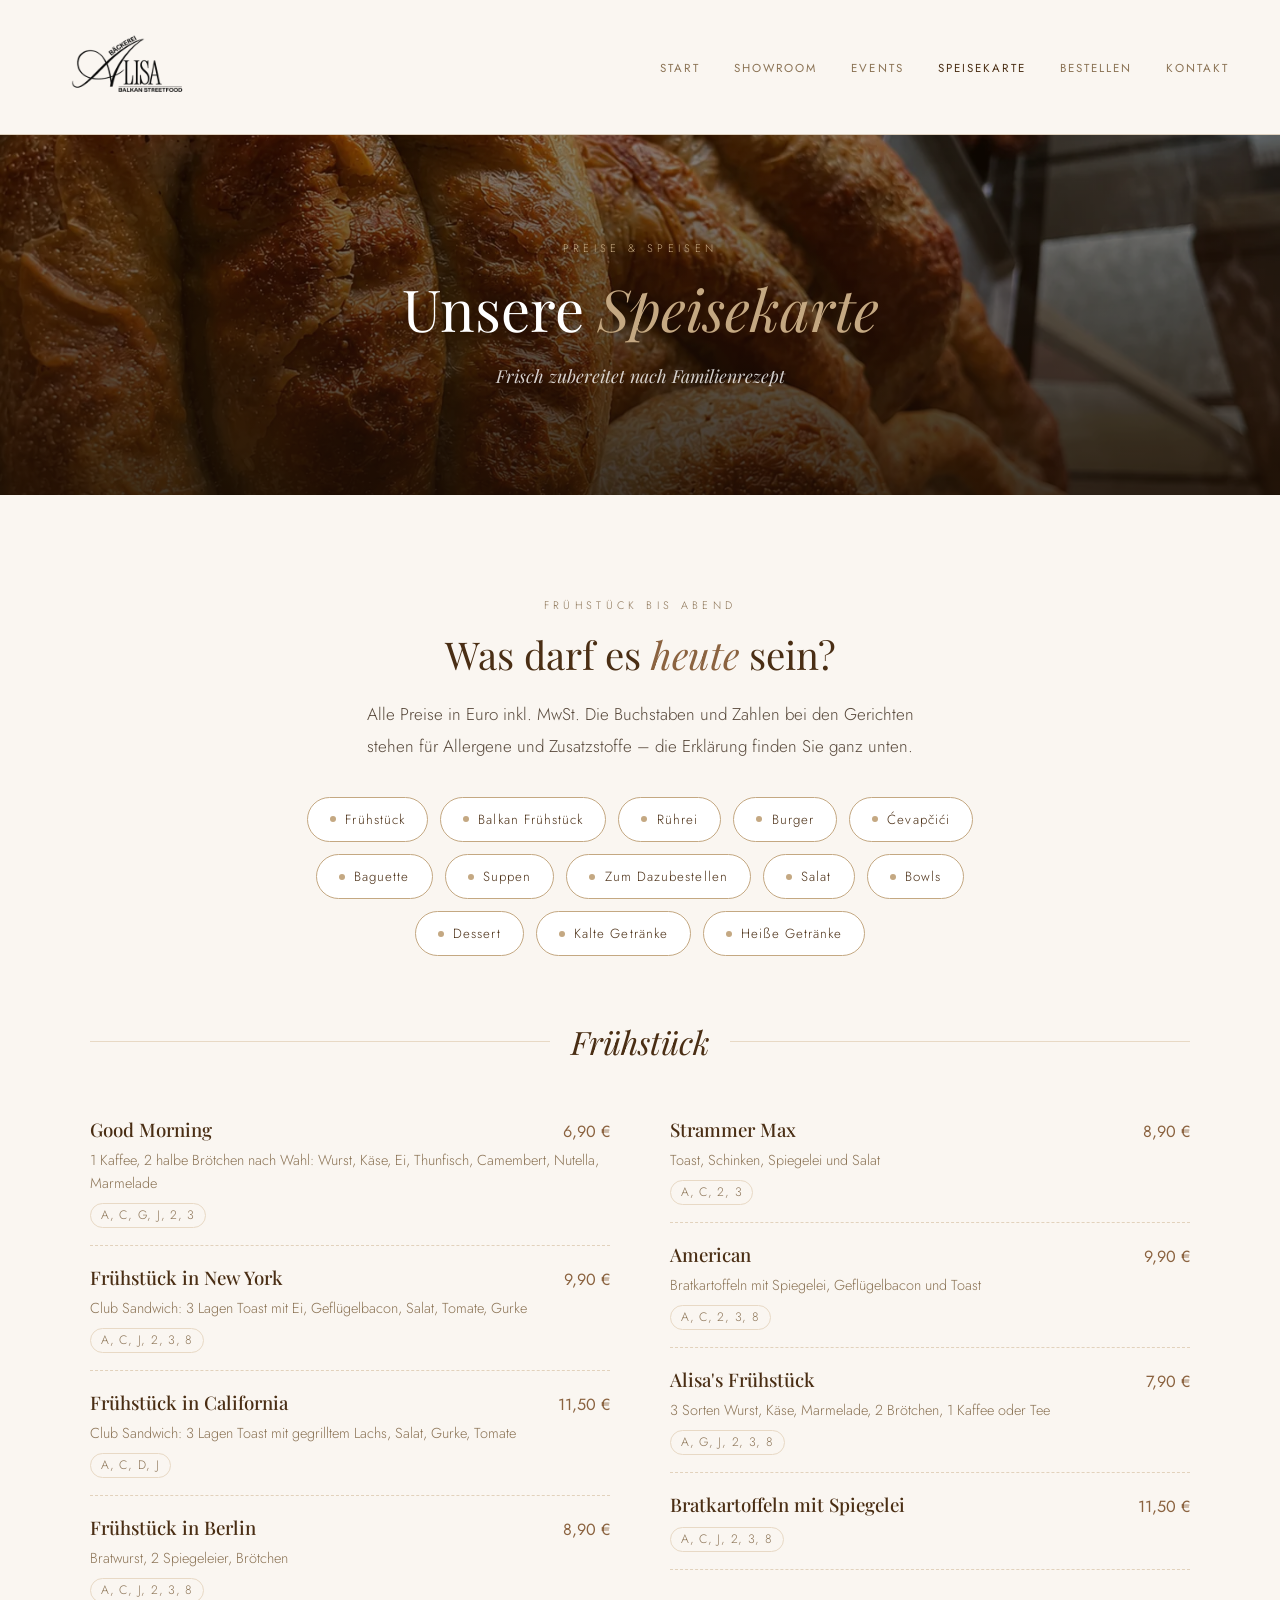
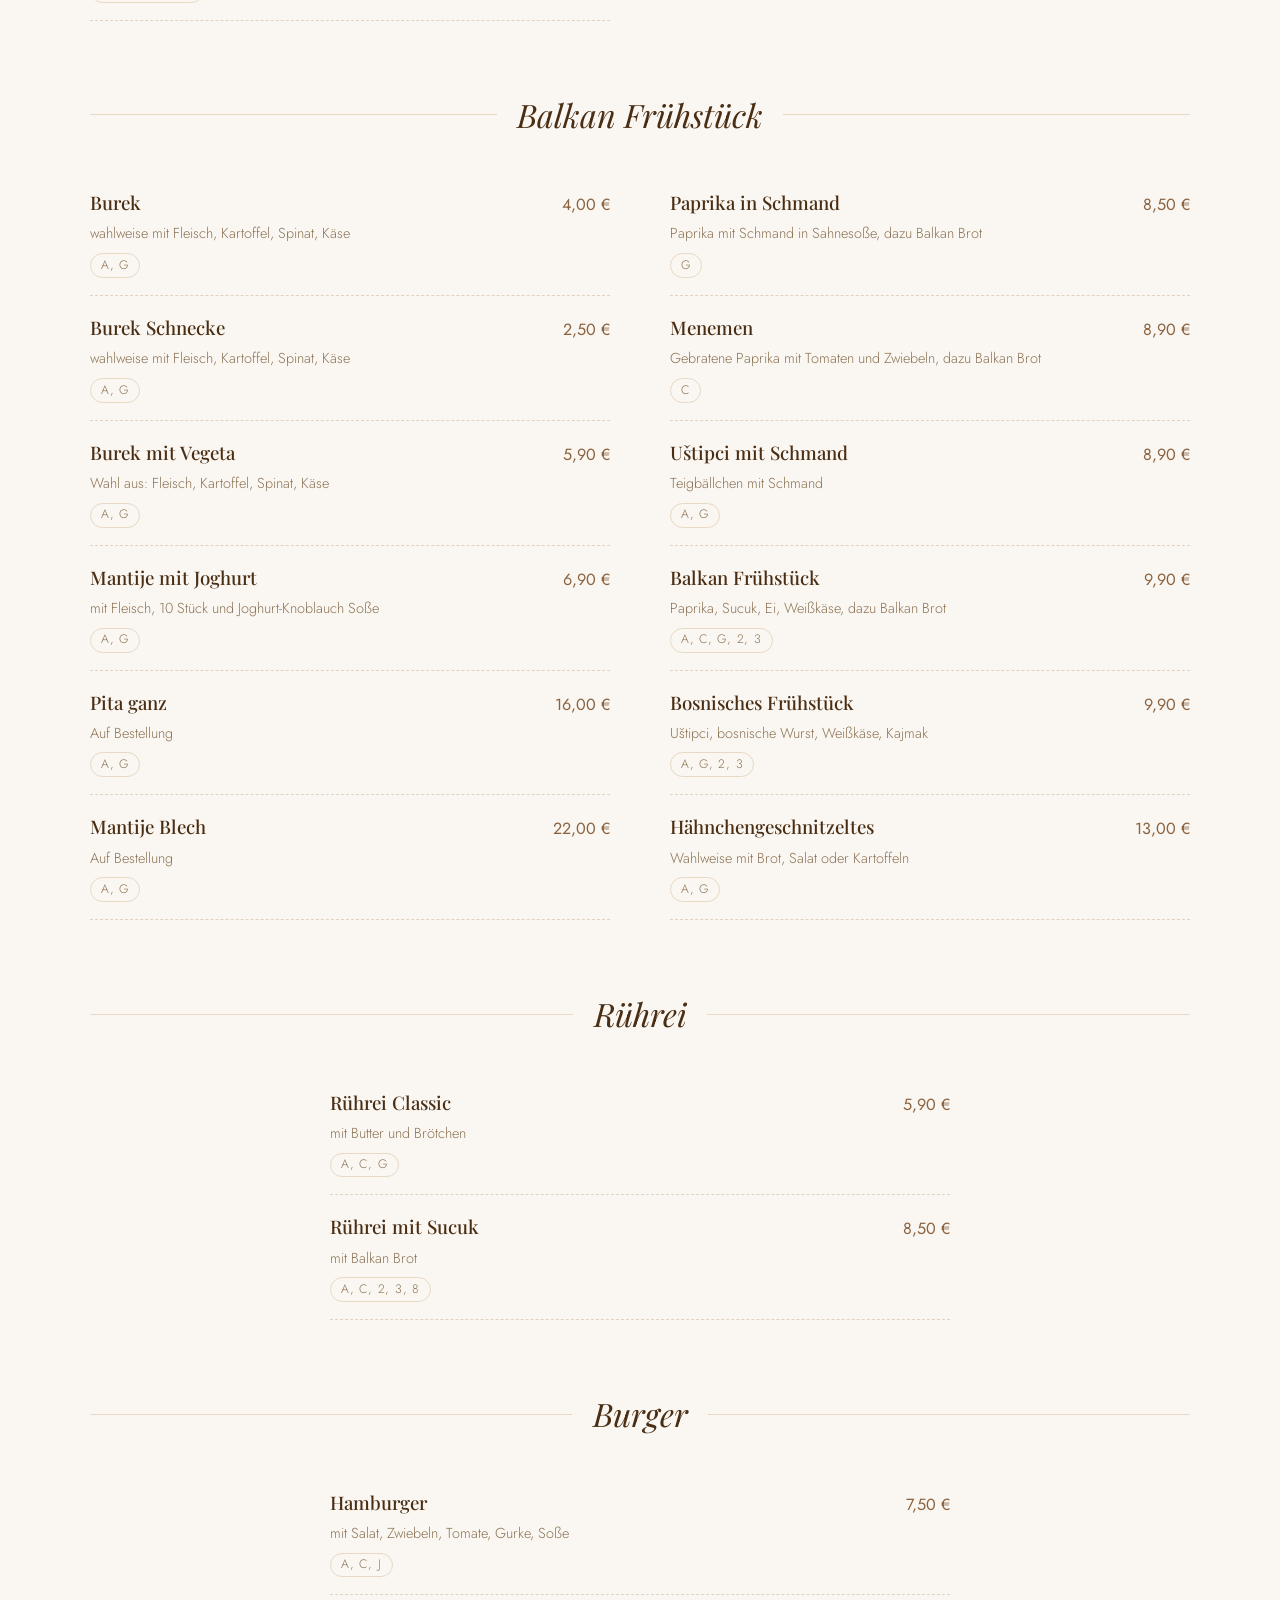
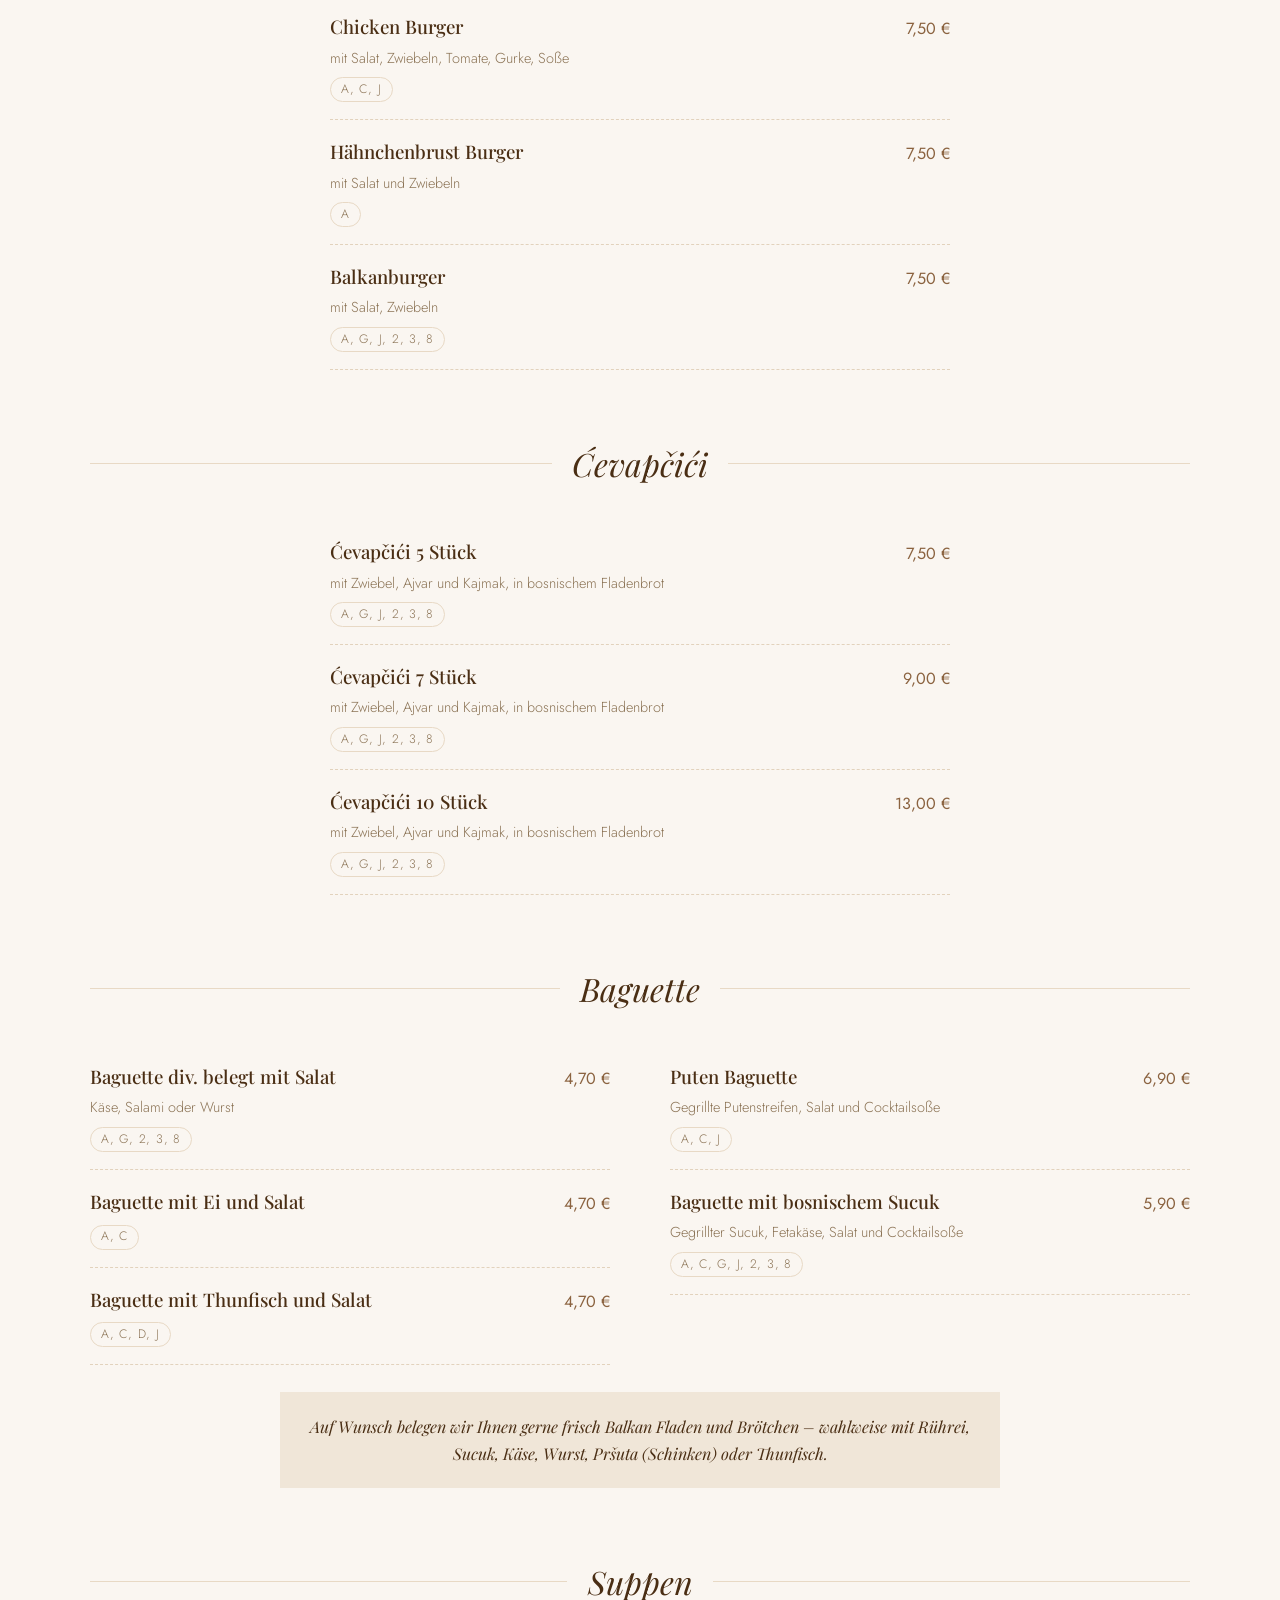
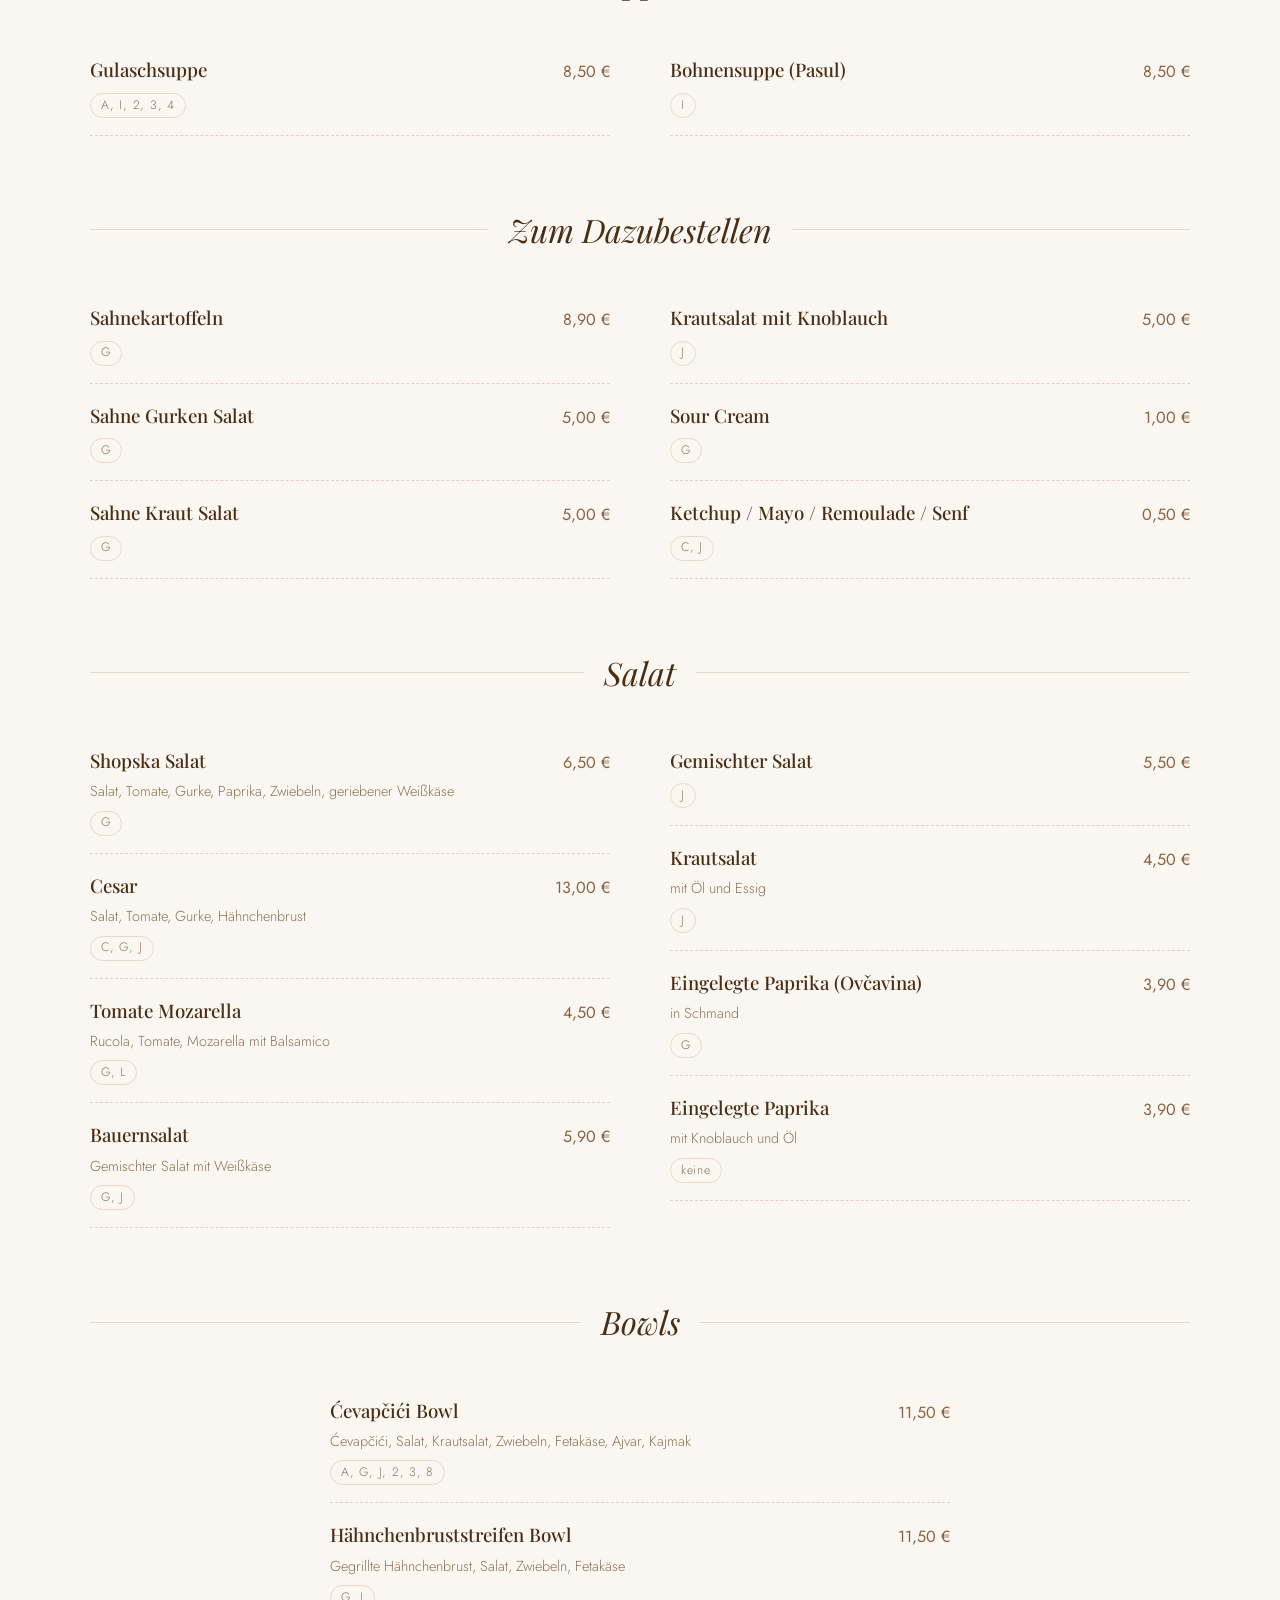
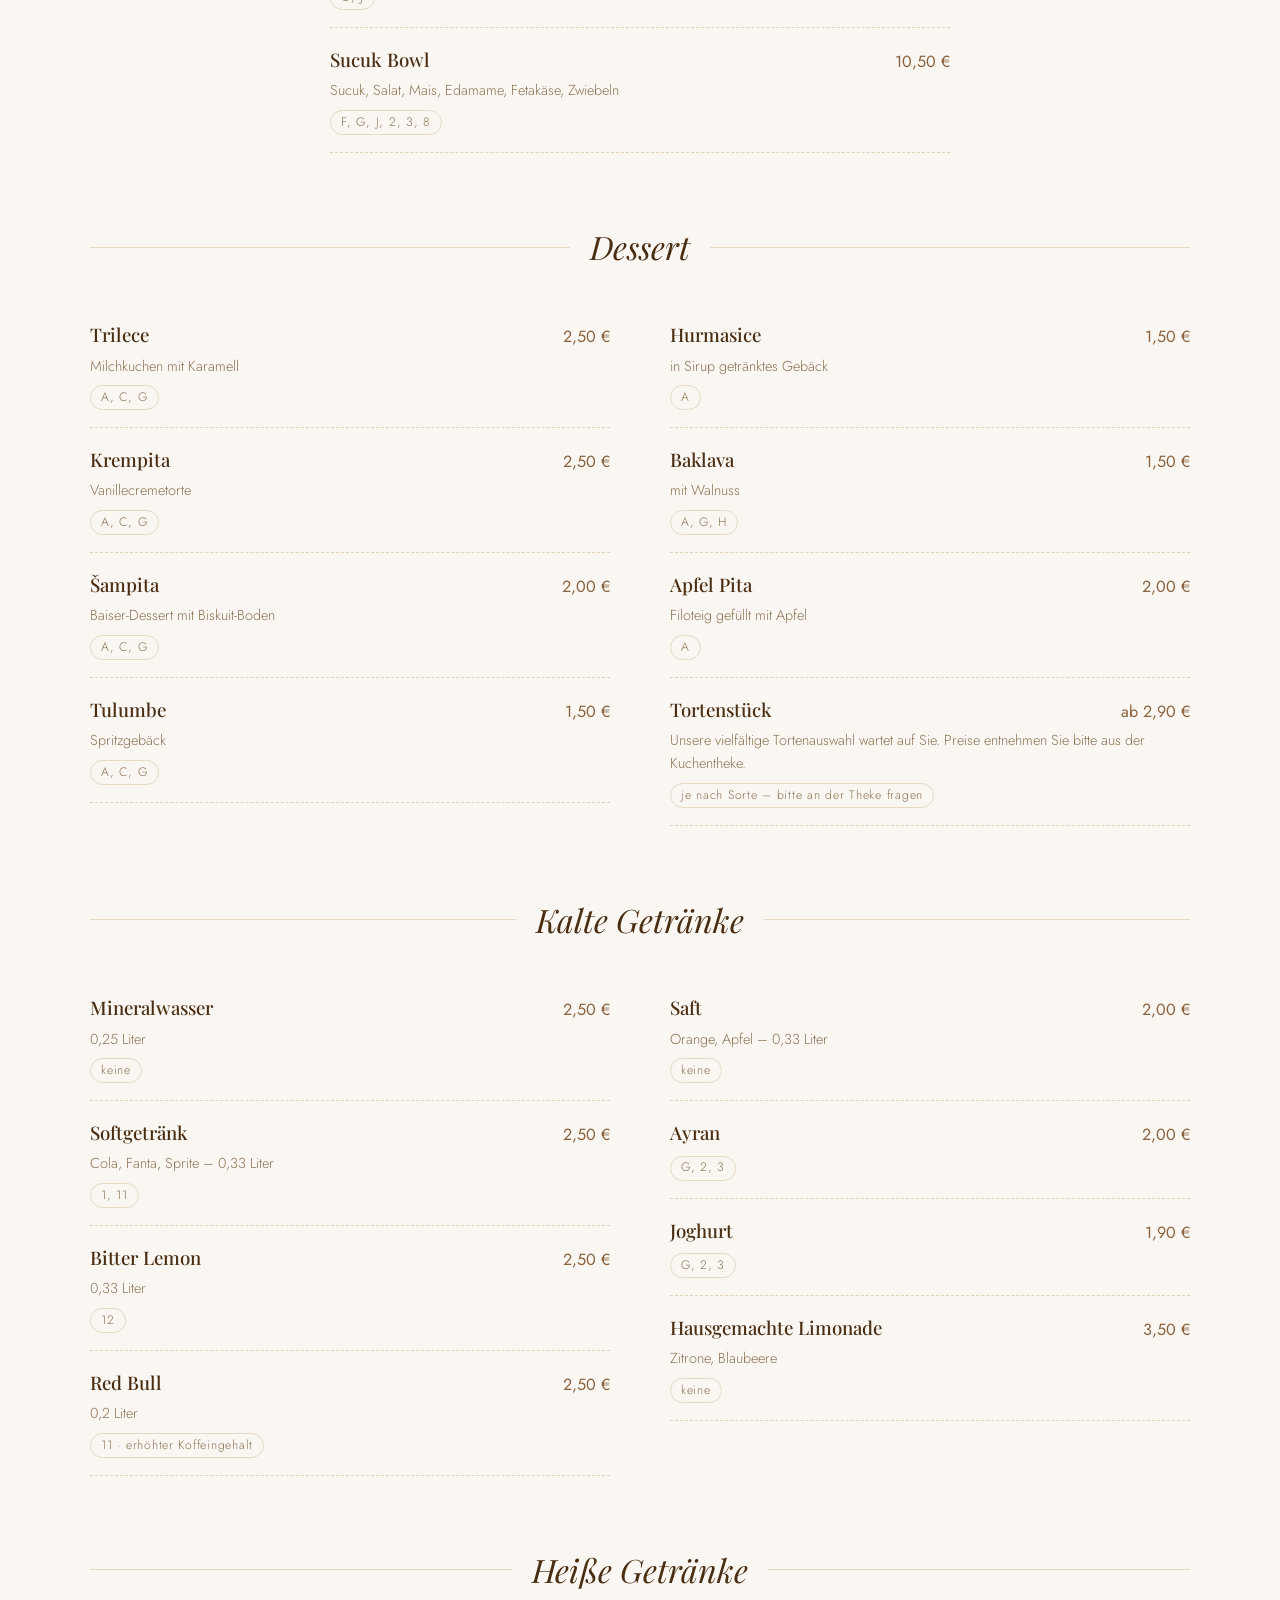
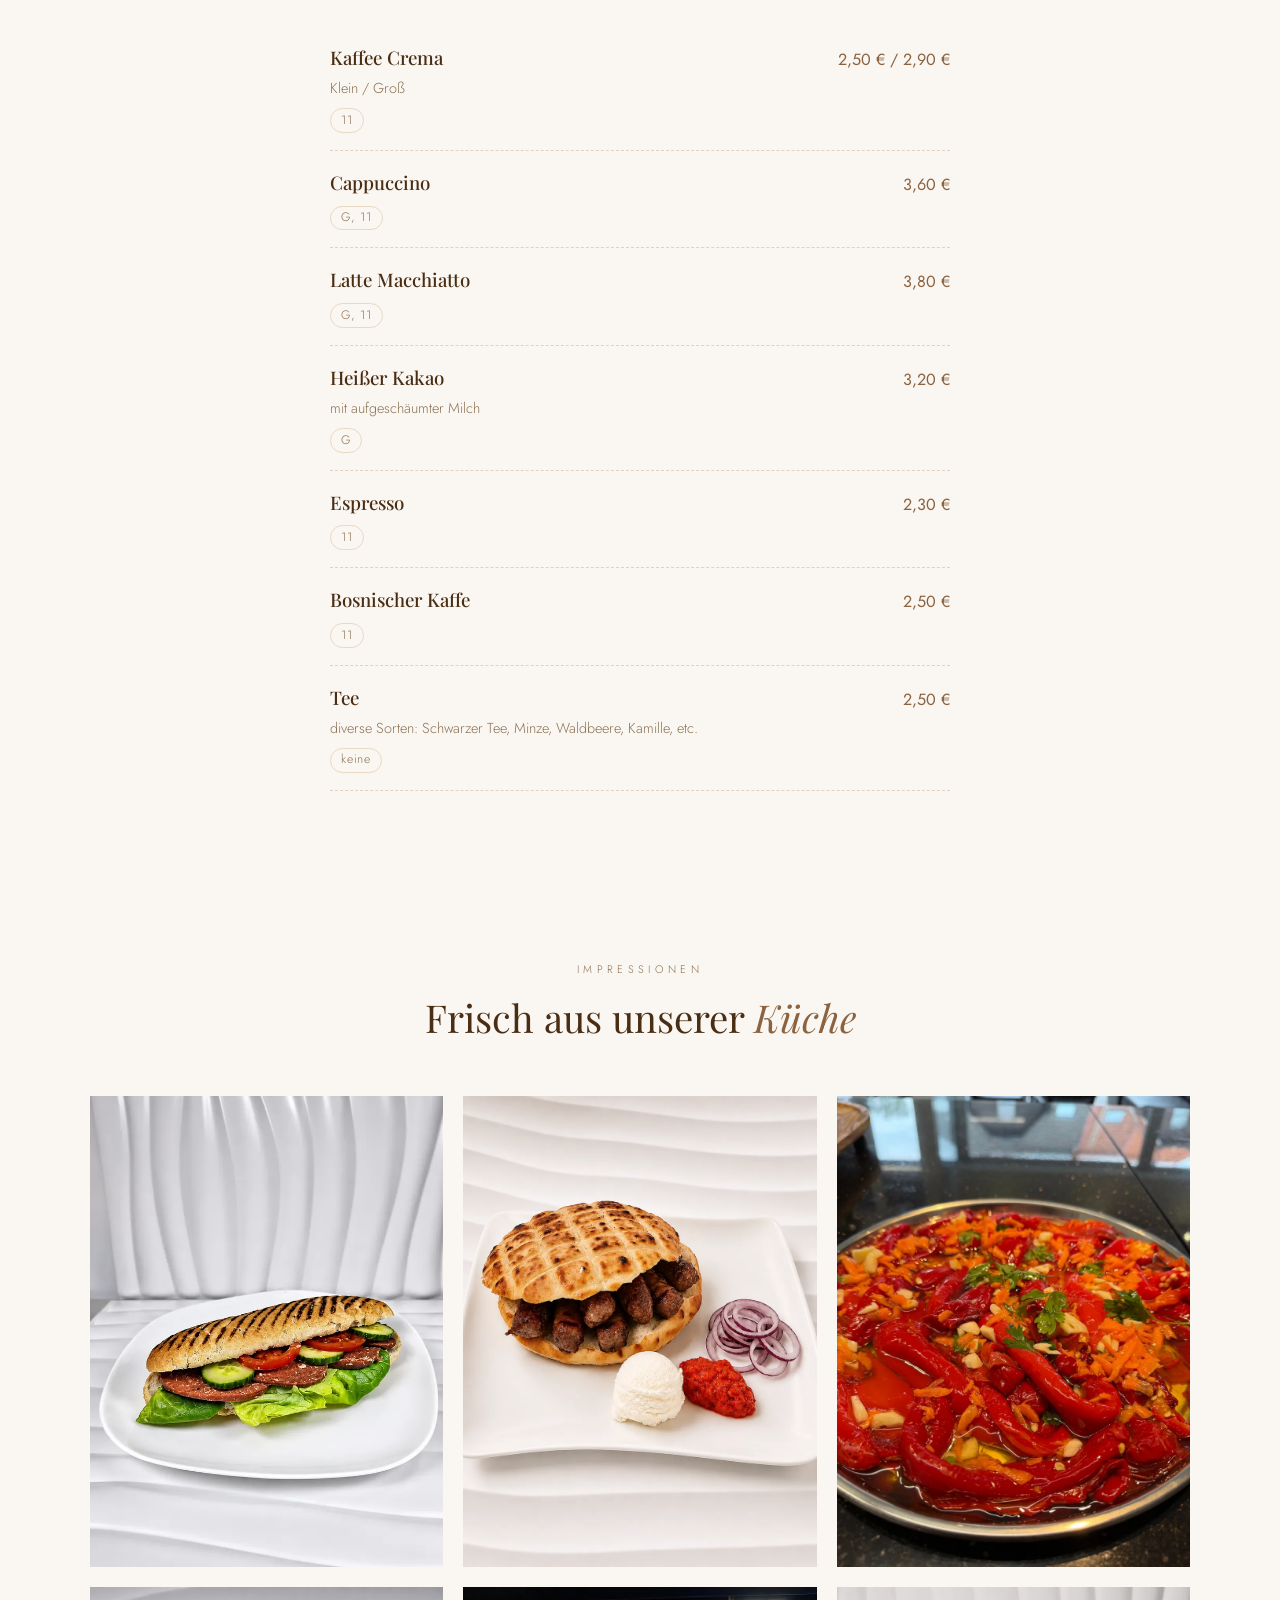
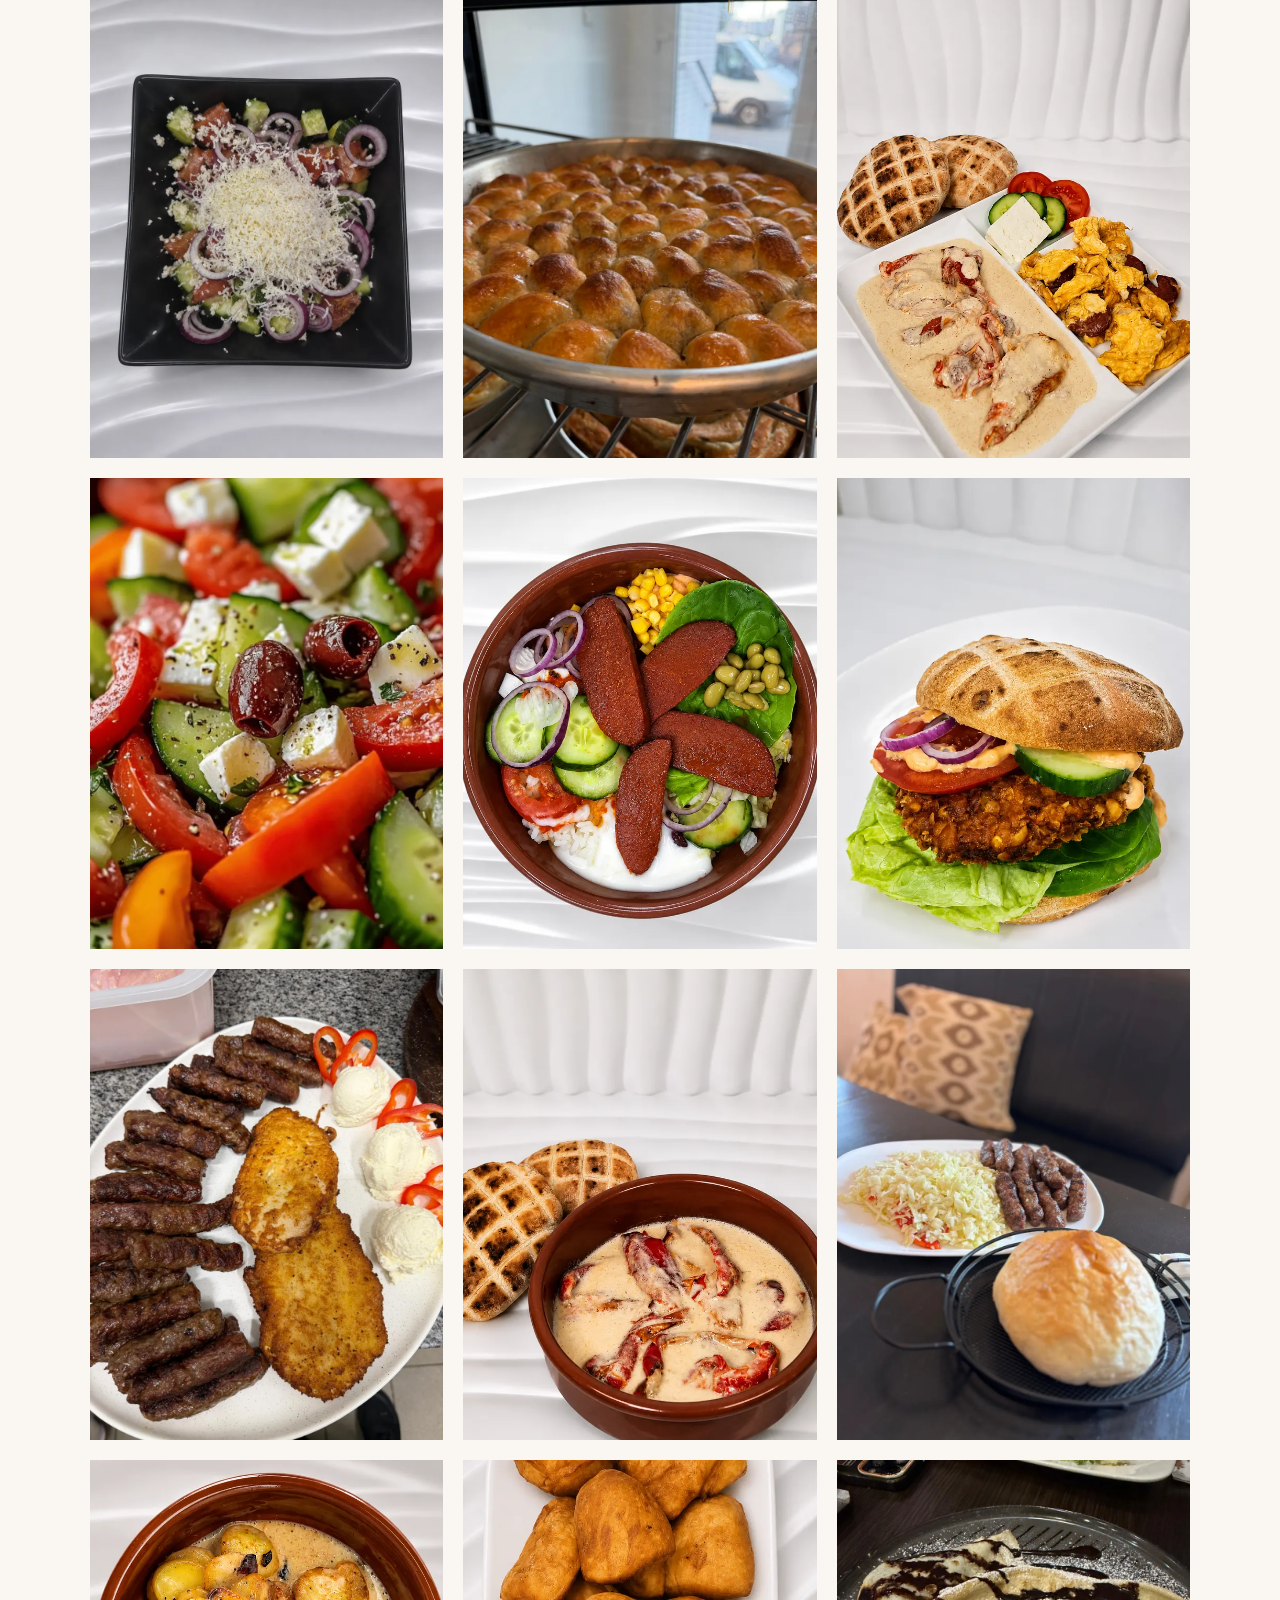
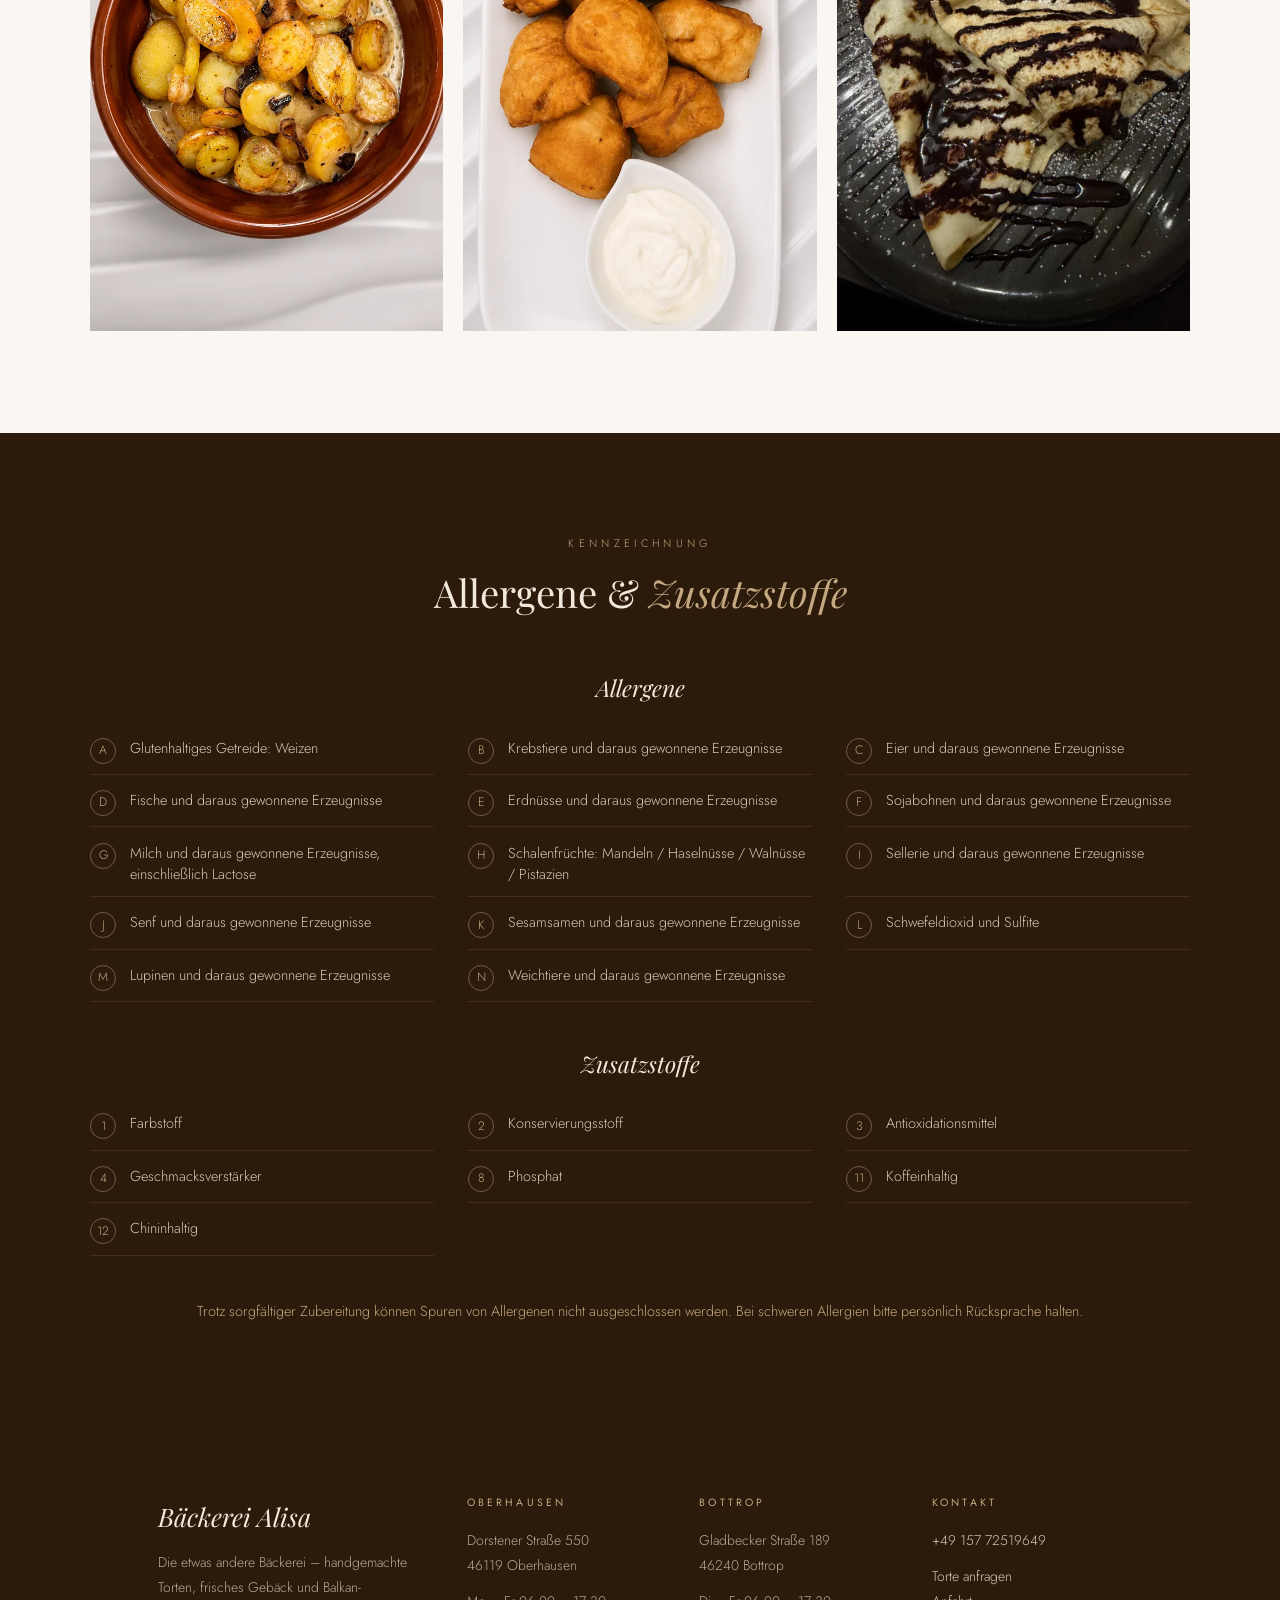
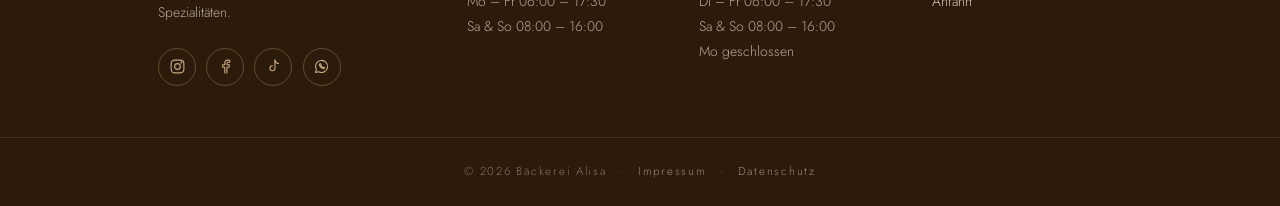
<file: speisekarte.html>
<!DOCTYPE html>
<html lang="de">

<head>
    <meta charset="UTF-8" />
    <meta name="viewport" content="width=device-width, initial-scale=1.0" />
    <title>Speisekarte – Bäckerei Alisa</title>
    <meta name="description" content="Speisekarte der Bäckerei Alisa: Frühstück, Balkan-Spezialitäten, Ćevapčići, Burger, Bowls, Salate und Desserts mit aktuellen Preisen." />
    <link rel="icon" href="favicon.ico" sizes="48x48" />
    <link rel="icon" type="image/png" href="favicon.png" sizes="192x192" />
    <link rel="apple-touch-icon" href="apple-touch-icon.png" />
    <meta property="og:type" content="website" />
    <meta property="og:site_name" content="Bäckerei Alisa" />
    <meta property="og:title" content="Speisekarte – Bäckerei Alisa" />
    <meta property="og:description" content="Speisekarte der Bäckerei Alisa: Frühstück, Balkan-Spezialitäten, Ćevapčići, Burger, Bowls, Salate und Desserts mit aktuellen Preisen." />
    <meta property="og:url" content="https://baeckerei-alisa.com/speisekarte.html" />
    <meta property="og:image" content="https://baeckerei-alisa.com/og-image.jpg" />
    <meta property="og:locale" content="de_DE" />
    <meta name="twitter:card" content="summary_large_image" />
    <link rel="preconnect" href="https://fonts.googleapis.com" />
    <link rel="preconnect" href="https://fonts.gstatic.com" crossorigin />
    <link
        href="https://fonts.googleapis.com/css2?family=Playfair+Display:ital,wght@0,400;0,500;1,400;1,500&family=Jost:wght@300;400;500&display=swap"
        rel="stylesheet" />
    <link rel="stylesheet" href="style.css?v=7" />
    <style>
        .menu-section {
            margin-bottom: 4rem;
            scroll-margin-top: calc(var(--nav-h) + 1.5rem);
        }

        .menu-section-title {
            font-family: 'Playfair Display', serif;
            font-style: italic;
            font-size: 1.9rem;
            color: var(--brown-dark);
            text-align: center;
            margin-bottom: 1.8rem;
            display: flex;
            align-items: center;
            gap: 1.2rem;
        }

        .menu-section-title::before,
        .menu-section-title::after {
            content: '';
            flex: 1;
            height: 1px;
            background: var(--line);
        }

        .menu-cols {
            display: grid;
            grid-template-columns: 1fr 1fr;
            gap: 0 3.5rem;
        }

        .menu-item {
            padding: 1rem 0;
            border-bottom: 1px dashed #e2d2bc;
        }

        .menu-item-top {
            display: flex;
            justify-content: space-between;
            align-items: baseline;
            gap: 1rem;
        }

        .menu-item-name {
            font-family: 'Playfair Display', serif;
            font-size: 1.1rem;
            color: var(--brown-dark);
            font-weight: 500;
        }

        .menu-item-price {
            font-size: .95rem;
            color: var(--brown);
            font-weight: 400;
            white-space: nowrap;
            flex-shrink: 0;
        }

        .menu-item-desc {
            font-size: .85rem;
            color: var(--muted);
            line-height: 1.6;
            margin-top: .25rem;
        }

        .menu-section-inner > div:not(.menu-cols) {
            max-width: 620px;
            margin: 0 auto;
        }

        .menu-note {
            margin: 1.6rem auto 0;
            max-width: 720px;
            padding: 1.2rem 1.5rem;
            background: var(--bg2);
            font-family: 'Playfair Display', serif;
            font-style: italic;
            font-size: .95rem;
            line-height: 1.7;
            color: var(--brown-dark);
            text-align: center;
        }

        .menu-tags {
            margin-top: 2rem;
        }

        .allergen-cols {
            display: grid;
            grid-template-columns: repeat(3, 1fr);
            gap: .3rem 2rem;
        }

        .allergen-row {
            display: flex;
            gap: .8rem;
            padding: .6rem 0;
            border-bottom: 1px solid rgba(196, 168, 130, .14);
            align-items: flex-start;
        }

        .allergen-code {
            width: 26px;
            height: 26px;
            border-radius: 50%;
            border: 1px solid rgba(196, 168, 130, .45);
            display: flex;
            align-items: center;
            justify-content: center;
            font-size: .72rem;
            color: var(--brown-mid);
            flex-shrink: 0;
        }

        .allergen-text {
            font-size: .85rem;
            color: var(--brown-light);
            line-height: 1.5;
            opacity: .85;
        }

        .menu-item-allergens {
            display: inline-block;
            margin-top: .45rem;
            padding: .1rem .6rem;
            border: 1px solid var(--line);
            border-radius: 999px;
            font-size: .72rem;
            letter-spacing: .06em;
            color: var(--muted);
        }

        .allergen-sub {
            font-family: 'Playfair Display', serif;
            font-style: italic;
            font-weight: 400;
            font-size: 1.35rem;
            color: var(--brown-light);
            text-align: center;
            margin: 2.6rem 0 1.2rem;
        }

        .allergen-sub:first-of-type {
            margin-top: 0;
        }

        .allergen-note {
            margin-top: 2.5rem;
            text-align: center;
            font-size: .85rem;
            color: var(--brown-mid);
            line-height: 1.8;
        }

        @media(max-width:720px) {
            .menu-cols {
                grid-template-columns: 1fr;
            }

            .menu-section-title {
                font-size: 1.6rem;
            }

            .allergen-cols {
                grid-template-columns: 1fr;
            }
        }
    </style>
</head>

<body>
    <script src="nav.js"></script>

    <div class="page-hero-strip" style="--hero-img:url('Fotos/laden/laden3.webp');background-position:center 45%;">
        <div class="page-hero-strip-text">
            <p class="section-label">Preise & Speisen</p>
            <h1 class="section-title">Unsere <em>Speisekarte</em></h1>
            <p class="hero-strip-sub">Frisch zubereitet nach Familienrezept</p>
        </div>
    </div>

    <section class="section">
        <div class="container">
            <div class="section-head" style="margin-bottom:3.5rem;">
                <p class="section-label">Frühstück bis Abend</p>
                <h2 class="section-title">Was darf es <em>heute</em> sein?</h2>
                <p class="section-intro">Alle Preise in Euro inkl. MwSt. Die Buchstaben und Zahlen bei den Gerichten stehen für Allergene und Zusatzstoffe – die Erklärung finden Sie ganz unten.</p>
                <div class="tags menu-tags">
                <a class="tag" href="#fruehstueck">Frühstück</a>
                <a class="tag" href="#balkan-fruehstueck">Balkan Frühstück</a>
                <a class="tag" href="#ruehrei">Rührei</a>
                <a class="tag" href="#burger">Burger</a>
                <a class="tag" href="#cevapcici">Ćevapčići</a>
                <a class="tag" href="#baguette">Baguette</a>
                <a class="tag" href="#suppen">Suppen</a>
                <a class="tag" href="#zum-dazubestellen">Zum Dazubestellen</a>
                <a class="tag" href="#salat">Salat</a>
                <a class="tag" href="#bowls">Bowls</a>
                <a class="tag" href="#dessert">Dessert</a>
                <a class="tag" href="#kalte-getraenke">Kalte Getränke</a>
                <a class="tag" href="#heisse-getraenke">Heiße Getränke</a>
                </div>
            </div>

        <!-- FRÜHSTÜCK -->
        <div class="menu-section" id="fruehstueck">
            <div class="menu-section-title">Frühstück</div>
            <div class="menu-section-inner no-img">
                <div class="menu-cols">
                    <div>
                        <div class="menu-item">
                            <div class="menu-item-top"><span class="menu-item-name">Good Morning</span><span
                                    class="menu-item-price">6,90 €</span></div>
                            <div class="menu-item-desc">1 Kaffee, 2 halbe Brötchen nach Wahl: Wurst, Käse, Ei, Thunfisch, Camembert, Nutella, Marmelade</div>
                            <div class="menu-item-allergens">A, C, G, J, 2, 3</div>
                        </div>
                        <div class="menu-item">
                            <div class="menu-item-top"><span class="menu-item-name">Frühstück in New York</span><span
                                    class="menu-item-price">9,90 €</span></div>
                            <div class="menu-item-desc">Club Sandwich: 3 Lagen Toast mit Ei, Geflügelbacon, Salat, Tomate, Gurke</div>
                            <div class="menu-item-allergens">A, C, J, 2, 3, 8</div>
                        </div>
                        <div class="menu-item">
                            <div class="menu-item-top"><span class="menu-item-name">Frühstück in California</span><span
                                    class="menu-item-price">11,50 €</span></div>
                            <div class="menu-item-desc">Club Sandwich: 3 Lagen Toast mit gegrilltem Lachs, Salat, Gurke, Tomate</div>
                            <div class="menu-item-allergens">A, C, D, J</div>
                        </div>
                        <div class="menu-item">
                            <div class="menu-item-top"><span class="menu-item-name">Frühstück in Berlin</span><span
                                    class="menu-item-price">8,90 €</span></div>
                            <div class="menu-item-desc">Bratwurst, 2 Spiegeleier, Brötchen</div>
                            <div class="menu-item-allergens">A, C, J, 2, 3, 8</div>
                        </div>
                    </div>
                    <div>
                        <div class="menu-item">
                            <div class="menu-item-top"><span class="menu-item-name">Strammer Max</span><span
                                    class="menu-item-price">8,90 €</span></div>
                            <div class="menu-item-desc">Toast, Schinken, Spiegelei und Salat</div>
                            <div class="menu-item-allergens">A, C, 2, 3</div>
                        </div>
                        <div class="menu-item">
                            <div class="menu-item-top"><span class="menu-item-name">American</span><span
                                    class="menu-item-price">9,90 €</span></div>
                            <div class="menu-item-desc">Bratkartoffeln mit Spiegelei, Geflügelbacon und Toast</div>
                            <div class="menu-item-allergens">A, C, 2, 3, 8</div>
                        </div>
                        <div class="menu-item">
                            <div class="menu-item-top"><span class="menu-item-name">Alisa's Frühstück</span><span
                                    class="menu-item-price">7,90 €</span></div>
                            <div class="menu-item-desc">3 Sorten Wurst, Käse, Marmelade, 2 Brötchen, 1 Kaffee oder Tee</div>
                            <div class="menu-item-allergens">A, G, J, 2, 3, 8</div>
                        </div>
                        <div class="menu-item">
                            <div class="menu-item-top"><span class="menu-item-name">Bratkartoffeln mit Spiegelei</span><span
                                    class="menu-item-price">11,50 €</span></div>
                            <div class="menu-item-allergens">A, C, J, 2, 3, 8</div>
                        </div>
                    </div>
                </div>
            </div>
        </div>

        <!-- BALKAN FRÜHSTÜCK -->
        <div class="menu-section" id="balkan-fruehstueck">
            <div class="menu-section-title">Balkan Frühstück</div>
            <div class="menu-section-inner no-img">
                <div class="menu-cols">
                    <div>
                        <div class="menu-item">
                            <div class="menu-item-top"><span class="menu-item-name">Burek</span><span
                                    class="menu-item-price">4,00 €</span></div>
                            <div class="menu-item-desc">wahlweise mit Fleisch, Kartoffel, Spinat, Käse</div>
                            <div class="menu-item-allergens">A, G</div>
                        </div>
                        <div class="menu-item">
                            <div class="menu-item-top"><span class="menu-item-name">Burek Schnecke</span><span
                                    class="menu-item-price">2,50 €</span></div>
                            <div class="menu-item-desc">wahlweise mit Fleisch, Kartoffel, Spinat, Käse</div>
                            <div class="menu-item-allergens">A, G</div>
                        </div>
                        <div class="menu-item">
                            <div class="menu-item-top"><span class="menu-item-name">Burek mit Vegeta</span><span
                                    class="menu-item-price">5,90 €</span></div>
                            <div class="menu-item-desc">Wahl aus: Fleisch, Kartoffel, Spinat, Käse</div>
                            <div class="menu-item-allergens">A, G</div>
                        </div>
                        <div class="menu-item">
                            <div class="menu-item-top"><span class="menu-item-name">Mantije mit Joghurt</span><span
                                    class="menu-item-price">6,90 €</span></div>
                            <div class="menu-item-desc">mit Fleisch, 10 Stück und Joghurt-Knoblauch Soße</div>
                            <div class="menu-item-allergens">A, G</div>
                        </div>
                        <div class="menu-item">
                            <div class="menu-item-top"><span class="menu-item-name">Pita ganz</span><span
                                    class="menu-item-price">16,00 €</span></div>
                            <div class="menu-item-desc">Auf Bestellung</div>
                            <div class="menu-item-allergens">A, G</div>
                        </div>
                        <div class="menu-item">
                            <div class="menu-item-top"><span class="menu-item-name">Mantije Blech</span><span
                                    class="menu-item-price">22,00 €</span></div>
                            <div class="menu-item-desc">Auf Bestellung</div>
                            <div class="menu-item-allergens">A, G</div>
                        </div>
                    </div>
                    <div>
                        <div class="menu-item">
                            <div class="menu-item-top"><span class="menu-item-name">Paprika in Schmand</span><span
                                    class="menu-item-price">8,50 €</span></div>
                            <div class="menu-item-desc">Paprika mit Schmand in Sahnesoße, dazu Balkan Brot</div>
                            <div class="menu-item-allergens">G</div>
                        </div>
                        <div class="menu-item">
                            <div class="menu-item-top"><span class="menu-item-name">Menemen</span><span
                                    class="menu-item-price">8,90 €</span></div>
                            <div class="menu-item-desc">Gebratene Paprika mit Tomaten und Zwiebeln, dazu Balkan Brot</div>
                            <div class="menu-item-allergens">C</div>
                        </div>
                        <div class="menu-item">
                            <div class="menu-item-top"><span class="menu-item-name">Uštipci mit Schmand</span><span
                                    class="menu-item-price">8,90 €</span></div>
                            <div class="menu-item-desc">Teigbällchen mit Schmand</div>
                            <div class="menu-item-allergens">A, G</div>
                        </div>
                        <div class="menu-item">
                            <div class="menu-item-top"><span class="menu-item-name">Balkan Frühstück</span><span
                                    class="menu-item-price">9,90 €</span></div>
                            <div class="menu-item-desc">Paprika, Sucuk, Ei, Weißkäse, dazu Balkan Brot</div>
                            <div class="menu-item-allergens">A, C, G, 2, 3</div>
                        </div>
                        <div class="menu-item">
                            <div class="menu-item-top"><span class="menu-item-name">Bosnisches Frühstück</span><span
                                    class="menu-item-price">9,90 €</span></div>
                            <div class="menu-item-desc">Uštipci, bosnische Wurst, Weißkäse, Kajmak</div>
                            <div class="menu-item-allergens">A, G, 2, 3</div>
                        </div>
                        <div class="menu-item">
                            <div class="menu-item-top"><span class="menu-item-name">Hähnchengeschnitzeltes</span><span
                                    class="menu-item-price">13,00 €</span></div>
                            <div class="menu-item-desc">Wahlweise mit Brot, Salat oder Kartoffeln</div>
                            <div class="menu-item-allergens">A, G</div>
                        </div>
                    </div>
                </div>
            </div>
        </div>

        <!-- RÜHREI -->
        <div class="menu-section" id="ruehrei">
            <div class="menu-section-title">Rührei</div>
            <div class="menu-section-inner no-img">
                <div>
                    <div class="menu-item">
                        <div class="menu-item-top"><span class="menu-item-name">Rührei Classic</span><span
                                class="menu-item-price">5,90 €</span></div>
                        <div class="menu-item-desc">mit Butter und Brötchen</div>
                        <div class="menu-item-allergens">A, C, G</div>
                    </div>
                    <div class="menu-item">
                        <div class="menu-item-top"><span class="menu-item-name">Rührei mit Sucuk</span><span
                                class="menu-item-price">8,50 €</span></div>
                        <div class="menu-item-desc">mit Balkan Brot</div>
                        <div class="menu-item-allergens">A, C, 2, 3, 8</div>
                    </div>
                </div>
            </div>
        </div>

        <!-- BURGER -->
        <div class="menu-section" id="burger">
            <div class="menu-section-title">Burger</div>
            <div class="menu-section-inner no-img">
                <div>
                    <div class="menu-item">
                        <div class="menu-item-top"><span class="menu-item-name">Hamburger</span><span
                                class="menu-item-price">7,50 €</span></div>
                        <div class="menu-item-desc">mit Salat, Zwiebeln, Tomate, Gurke, Soße</div>
                        <div class="menu-item-allergens">A, C, J</div>
                    </div>
                    <div class="menu-item">
                        <div class="menu-item-top"><span class="menu-item-name">Chicken Burger</span><span
                                class="menu-item-price">7,50 €</span></div>
                        <div class="menu-item-desc">mit Salat, Zwiebeln, Tomate, Gurke, Soße</div>
                        <div class="menu-item-allergens">A, C, J</div>
                    </div>
                    <div class="menu-item">
                        <div class="menu-item-top"><span class="menu-item-name">Hähnchenbrust Burger</span><span
                                class="menu-item-price">7,50 €</span></div>
                        <div class="menu-item-desc">mit Salat und Zwiebeln</div>
                        <div class="menu-item-allergens">A</div>
                    </div>
                    <div class="menu-item">
                        <div class="menu-item-top"><span class="menu-item-name">Balkanburger</span><span
                                class="menu-item-price">7,50 €</span></div>
                        <div class="menu-item-desc">mit Salat, Zwiebeln</div>
                        <div class="menu-item-allergens">A, G, J, 2, 3, 8</div>
                    </div>
                </div>
            </div>
        </div>

        <!-- ĆEVAPČIĆI -->
        <div class="menu-section" id="cevapcici">
            <div class="menu-section-title">Ćevapčići</div>
            <div class="menu-section-inner no-img">
                <div>
                    <div class="menu-item">
                        <div class="menu-item-top"><span class="menu-item-name">Ćevapčići 5 Stück</span><span
                                class="menu-item-price">7,50 €</span></div>
                        <div class="menu-item-desc">mit Zwiebel, Ajvar und Kajmak, in bosnischem Fladenbrot</div>
                        <div class="menu-item-allergens">A, G, J, 2, 3, 8</div>
                    </div>
                    <div class="menu-item">
                        <div class="menu-item-top"><span class="menu-item-name">Ćevapčići 7 Stück</span><span
                                class="menu-item-price">9,00 €</span></div>
                        <div class="menu-item-desc">mit Zwiebel, Ajvar und Kajmak, in bosnischem Fladenbrot</div>
                        <div class="menu-item-allergens">A, G, J, 2, 3, 8</div>
                    </div>
                    <div class="menu-item">
                        <div class="menu-item-top"><span class="menu-item-name">Ćevapčići 10 Stück</span><span
                                class="menu-item-price">13,00 €</span></div>
                        <div class="menu-item-desc">mit Zwiebel, Ajvar und Kajmak, in bosnischem Fladenbrot</div>
                        <div class="menu-item-allergens">A, G, J, 2, 3, 8</div>
                    </div>
                </div>
            </div>
        </div>

        <!-- BAGUETTE -->
        <div class="menu-section" id="baguette">
            <div class="menu-section-title">Baguette</div>
            <div class="menu-section-inner no-img">
                <div class="menu-cols">
                    <div>
                        <div class="menu-item">
                            <div class="menu-item-top"><span class="menu-item-name">Baguette div. belegt mit Salat</span><span
                                    class="menu-item-price">4,70 €</span></div>
                            <div class="menu-item-desc">Käse, Salami oder Wurst</div>
                            <div class="menu-item-allergens">A, G, 2, 3, 8</div>
                        </div>
                        <div class="menu-item">
                            <div class="menu-item-top"><span class="menu-item-name">Baguette mit Ei und Salat</span><span
                                    class="menu-item-price">4,70 €</span></div>
                            <div class="menu-item-allergens">A, C</div>
                        </div>
                        <div class="menu-item">
                            <div class="menu-item-top"><span class="menu-item-name">Baguette mit Thunfisch und Salat</span><span
                                    class="menu-item-price">4,70 €</span></div>
                            <div class="menu-item-allergens">A, C, D, J</div>
                        </div>
                    </div>
                    <div>
                        <div class="menu-item">
                            <div class="menu-item-top"><span class="menu-item-name">Puten Baguette</span><span
                                    class="menu-item-price">6,90 €</span></div>
                            <div class="menu-item-desc">Gegrillte Putenstreifen, Salat und Cocktailsoße</div>
                            <div class="menu-item-allergens">A, C, J</div>
                        </div>
                        <div class="menu-item">
                            <div class="menu-item-top"><span class="menu-item-name">Baguette mit bosnischem Sucuk</span><span
                                    class="menu-item-price">5,90 €</span></div>
                            <div class="menu-item-desc">Gegrillter Sucuk, Fetakäse, Salat und Cocktailsoße</div>
                            <div class="menu-item-allergens">A, C, G, J, 2, 3, 8</div>
                        </div>
                    </div>
                </div>
                <p class="menu-note">Auf Wunsch belegen wir Ihnen gerne frisch Balkan Fladen und Brötchen – wahlweise mit Rührei, Sucuk, Käse, Wurst, Pršuta (Schinken) oder Thunfisch.</p>
            </div>
        </div>

        <!-- SUPPEN -->
        <div class="menu-section" id="suppen">
            <div class="menu-section-title">Suppen</div>
            <div class="menu-section-inner no-img">
                <div class="menu-cols">
                    <div>
                        <div class="menu-item">
                            <div class="menu-item-top"><span class="menu-item-name">Gulaschsuppe</span><span
                                    class="menu-item-price">8,50 €</span></div>
                            <div class="menu-item-allergens">A, I, 2, 3, 4</div>
                        </div>
                    </div>
                    <div>
                        <div class="menu-item">
                            <div class="menu-item-top"><span class="menu-item-name">Bohnensuppe (Pasul)</span><span
                                    class="menu-item-price">8,50 €</span></div>
                            <div class="menu-item-allergens">I</div>
                        </div>
                    </div>
                </div>
            </div>
        </div>

        <!-- ZUM DAZUBESTELLEN -->
        <div class="menu-section" id="zum-dazubestellen">
            <div class="menu-section-title">Zum Dazubestellen</div>
            <div class="menu-section-inner no-img">
                <div class="menu-cols">
                    <div>
                        <div class="menu-item">
                            <div class="menu-item-top"><span class="menu-item-name">Sahnekartoffeln</span><span
                                    class="menu-item-price">8,90 €</span></div>
                            <div class="menu-item-allergens">G</div>
                        </div>
                        <div class="menu-item">
                            <div class="menu-item-top"><span class="menu-item-name">Sahne Gurken Salat</span><span
                                    class="menu-item-price">5,00 €</span></div>
                            <div class="menu-item-allergens">G</div>
                        </div>
                        <div class="menu-item">
                            <div class="menu-item-top"><span class="menu-item-name">Sahne Kraut Salat</span><span
                                    class="menu-item-price">5,00 €</span></div>
                            <div class="menu-item-allergens">G</div>
                        </div>
                    </div>
                    <div>
                        <div class="menu-item">
                            <div class="menu-item-top"><span class="menu-item-name">Krautsalat mit Knoblauch</span><span
                                    class="menu-item-price">5,00 €</span></div>
                            <div class="menu-item-allergens">J</div>
                        </div>
                        <div class="menu-item">
                            <div class="menu-item-top"><span class="menu-item-name">Sour Cream</span><span
                                    class="menu-item-price">1,00 €</span></div>
                            <div class="menu-item-allergens">G</div>
                        </div>
                        <div class="menu-item">
                            <div class="menu-item-top"><span class="menu-item-name">Ketchup / Mayo / Remoulade / Senf</span><span
                                    class="menu-item-price">0,50 €</span></div>
                            <div class="menu-item-allergens">C, J</div>
                        </div>
                    </div>
                </div>
            </div>
        </div>

        <!-- SALAT -->
        <div class="menu-section" id="salat">
            <div class="menu-section-title">Salat</div>
            <div class="menu-section-inner no-img">
                <div class="menu-cols">
                    <div>
                        <div class="menu-item">
                            <div class="menu-item-top"><span class="menu-item-name">Shopska Salat</span><span
                                    class="menu-item-price">6,50 €</span></div>
                            <div class="menu-item-desc">Salat, Tomate, Gurke, Paprika, Zwiebeln, geriebener Weißkäse</div>
                            <div class="menu-item-allergens">G</div>
                        </div>
                        <div class="menu-item">
                            <div class="menu-item-top"><span class="menu-item-name">Cesar</span><span
                                    class="menu-item-price">13,00 €</span></div>
                            <div class="menu-item-desc">Salat, Tomate, Gurke, Hähnchenbrust</div>
                            <div class="menu-item-allergens">C, G, J</div>
                        </div>
                        <div class="menu-item">
                            <div class="menu-item-top"><span class="menu-item-name">Tomate Mozarella</span><span
                                    class="menu-item-price">4,50 €</span></div>
                            <div class="menu-item-desc">Rucola, Tomate, Mozarella mit Balsamico</div>
                            <div class="menu-item-allergens">G, L</div>
                        </div>
                        <div class="menu-item">
                            <div class="menu-item-top"><span class="menu-item-name">Bauernsalat</span><span
                                    class="menu-item-price">5,90 €</span></div>
                            <div class="menu-item-desc">Gemischter Salat mit Weißkäse</div>
                            <div class="menu-item-allergens">G, J</div>
                        </div>
                    </div>
                    <div>
                        <div class="menu-item">
                            <div class="menu-item-top"><span class="menu-item-name">Gemischter Salat</span><span
                                    class="menu-item-price">5,50 €</span></div>
                            <div class="menu-item-allergens">J</div>
                        </div>
                        <div class="menu-item">
                            <div class="menu-item-top"><span class="menu-item-name">Krautsalat</span><span
                                    class="menu-item-price">4,50 €</span></div>
                            <div class="menu-item-desc">mit Öl und Essig</div>
                            <div class="menu-item-allergens">J</div>
                        </div>
                        <div class="menu-item">
                            <div class="menu-item-top"><span class="menu-item-name">Eingelegte Paprika (Ovčavina)</span><span
                                    class="menu-item-price">3,90 €</span></div>
                            <div class="menu-item-desc">in Schmand</div>
                            <div class="menu-item-allergens">G</div>
                        </div>
                        <div class="menu-item">
                            <div class="menu-item-top"><span class="menu-item-name">Eingelegte Paprika</span><span
                                    class="menu-item-price">3,90 €</span></div>
                            <div class="menu-item-desc">mit Knoblauch und Öl</div>
                            <div class="menu-item-allergens">keine</div>
                        </div>
                    </div>
                </div>
            </div>
        </div>

        <!-- BOWLS -->
        <div class="menu-section" id="bowls">
            <div class="menu-section-title">Bowls</div>
            <div class="menu-section-inner no-img">
                <div>
                    <div class="menu-item">
                        <div class="menu-item-top"><span class="menu-item-name">Ćevapčići Bowl</span><span
                                class="menu-item-price">11,50 €</span></div>
                        <div class="menu-item-desc">Ćevapčići, Salat, Krautsalat, Zwiebeln, Fetakäse, Ajvar, Kajmak</div>
                        <div class="menu-item-allergens">A, G, J, 2, 3, 8</div>
                    </div>
                    <div class="menu-item">
                        <div class="menu-item-top"><span class="menu-item-name">Hähnchenbruststreifen Bowl</span><span
                                class="menu-item-price">11,50 €</span></div>
                        <div class="menu-item-desc">Gegrillte Hähnchenbrust, Salat, Zwiebeln, Fetakäse</div>
                        <div class="menu-item-allergens">G, J</div>
                    </div>
                    <div class="menu-item">
                        <div class="menu-item-top"><span class="menu-item-name">Sucuk Bowl</span><span
                                class="menu-item-price">10,50 €</span></div>
                        <div class="menu-item-desc">Sucuk, Salat, Mais, Edamame, Fetakäse, Zwiebeln</div>
                        <div class="menu-item-allergens">F, G, J, 2, 3, 8</div>
                    </div>
                </div>
            </div>
        </div>

        <!-- DESSERT -->
        <div class="menu-section" id="dessert">
            <div class="menu-section-title">Dessert</div>
            <div class="menu-section-inner no-img">
                <div class="menu-cols">
                    <div>
                        <div class="menu-item">
                            <div class="menu-item-top"><span class="menu-item-name">Trilece</span><span
                                    class="menu-item-price">2,50 €</span></div>
                            <div class="menu-item-desc">Milchkuchen mit Karamell</div>
                            <div class="menu-item-allergens">A, C, G</div>
                        </div>
                        <div class="menu-item">
                            <div class="menu-item-top"><span class="menu-item-name">Krempita</span><span
                                    class="menu-item-price">2,50 €</span></div>
                            <div class="menu-item-desc">Vanillecremetorte</div>
                            <div class="menu-item-allergens">A, C, G</div>
                        </div>
                        <div class="menu-item">
                            <div class="menu-item-top"><span class="menu-item-name">Šampita</span><span
                                    class="menu-item-price">2,00 €</span></div>
                            <div class="menu-item-desc">Baiser-Dessert mit Biskuit-Boden</div>
                            <div class="menu-item-allergens">A, C, G</div>
                        </div>
                        <div class="menu-item">
                            <div class="menu-item-top"><span class="menu-item-name">Tulumbe</span><span
                                    class="menu-item-price">1,50 €</span></div>
                            <div class="menu-item-desc">Spritzgebäck</div>
                            <div class="menu-item-allergens">A, C, G</div>
                        </div>
                    </div>
                    <div>
                        <div class="menu-item">
                            <div class="menu-item-top"><span class="menu-item-name">Hurmasice</span><span
                                    class="menu-item-price">1,50 €</span></div>
                            <div class="menu-item-desc">in Sirup getränktes Gebäck</div>
                            <div class="menu-item-allergens">A</div>
                        </div>
                        <div class="menu-item">
                            <div class="menu-item-top"><span class="menu-item-name">Baklava</span><span
                                    class="menu-item-price">1,50 €</span></div>
                            <div class="menu-item-desc">mit Walnuss</div>
                            <div class="menu-item-allergens">A, G, H</div>
                        </div>
                        <div class="menu-item">
                            <div class="menu-item-top"><span class="menu-item-name">Apfel Pita</span><span
                                    class="menu-item-price">2,00 €</span></div>
                            <div class="menu-item-desc">Filoteig gefüllt mit Apfel</div>
                            <div class="menu-item-allergens">A</div>
                        </div>
                        <div class="menu-item">
                            <div class="menu-item-top"><span class="menu-item-name">Tortenstück</span><span
                                    class="menu-item-price">ab 2,90 €</span></div>
                            <div class="menu-item-desc">Unsere vielfältige Tortenauswahl wartet auf Sie. Preise
                                entnehmen Sie bitte aus der Kuchentheke.</div>
                            <div class="menu-item-allergens">je nach Sorte – bitte an der Theke fragen</div>
                        </div>
                    </div>
                </div>
            </div>
        </div>

        <!-- KALTE GETRÄNKE -->
        <div class="menu-section" id="kalte-getraenke">
            <div class="menu-section-title">Kalte Getränke</div>
            <div class="menu-section-inner no-img">
                <div class="menu-cols">
                    <div>
                        <div class="menu-item">
                            <div class="menu-item-top"><span class="menu-item-name">Mineralwasser</span><span
                                    class="menu-item-price">2,50 €</span></div>
                            <div class="menu-item-desc">0,25 Liter</div>
                            <div class="menu-item-allergens">keine</div>
                        </div>
                        <div class="menu-item">
                            <div class="menu-item-top"><span class="menu-item-name">Softgetränk</span><span
                                    class="menu-item-price">2,50 €</span></div>
                            <div class="menu-item-desc">Cola, Fanta, Sprite – 0,33 Liter</div>
                            <div class="menu-item-allergens">1, 11</div>
                        </div>
                        <div class="menu-item">
                            <div class="menu-item-top"><span class="menu-item-name">Bitter Lemon</span><span
                                    class="menu-item-price">2,50 €</span></div>
                            <div class="menu-item-desc">0,33 Liter</div>
                            <div class="menu-item-allergens">12</div>
                        </div>
                        <div class="menu-item">
                            <div class="menu-item-top"><span class="menu-item-name">Red Bull</span><span
                                    class="menu-item-price">2,50 €</span></div>
                            <div class="menu-item-desc">0,2 Liter</div>
                            <div class="menu-item-allergens">11 · erhöhter Koffeingehalt</div>
                        </div>
                    </div>
                    <div>
                        <div class="menu-item">
                            <div class="menu-item-top"><span class="menu-item-name">Saft</span><span
                                    class="menu-item-price">2,00 €</span></div>
                            <div class="menu-item-desc">Orange, Apfel – 0,33 Liter</div>
                            <div class="menu-item-allergens">keine</div>
                        </div>
                        <div class="menu-item">
                            <div class="menu-item-top"><span class="menu-item-name">Ayran</span><span
                                    class="menu-item-price">2,00 €</span></div>
                            <div class="menu-item-allergens">G, 2, 3</div>
                        </div>
                        <div class="menu-item">
                            <div class="menu-item-top"><span class="menu-item-name">Joghurt</span><span
                                    class="menu-item-price">1,90 €</span></div>
                            <div class="menu-item-allergens">G, 2, 3</div>
                        </div>
                        <div class="menu-item">
                            <div class="menu-item-top"><span class="menu-item-name">Hausgemachte Limonade</span><span
                                    class="menu-item-price">3,50 €</span></div>
                            <div class="menu-item-desc">Zitrone, Blaubeere</div>
                            <div class="menu-item-allergens">keine</div>
                        </div>
                    </div>
                </div>
            </div>
        </div>

        <!-- HEISSE GETRÄNKE -->
        <div class="menu-section" id="heisse-getraenke">
            <div class="menu-section-title">Heiße Getränke</div>
            <div class="menu-section-inner no-img">
                <div>
                    <div class="menu-item">
                        <div class="menu-item-top"><span class="menu-item-name">Kaffee Crema</span><span
                                class="menu-item-price">2,50 € / 2,90 €</span></div>
                        <div class="menu-item-desc">Klein / Groß</div>
                        <div class="menu-item-allergens">11</div>
                    </div>
                    <div class="menu-item">
                        <div class="menu-item-top"><span class="menu-item-name">Cappuccino</span><span
                                class="menu-item-price">3,60 €</span></div>
                        <div class="menu-item-allergens">G, 11</div>
                    </div>
                    <div class="menu-item">
                        <div class="menu-item-top"><span class="menu-item-name">Latte Macchiatto</span><span
                                class="menu-item-price">3,80 €</span></div>
                        <div class="menu-item-allergens">G, 11</div>
                    </div>
                    <div class="menu-item">
                        <div class="menu-item-top"><span class="menu-item-name">Heißer Kakao</span><span
                                class="menu-item-price">3,20 €</span></div>
                        <div class="menu-item-desc">mit aufgeschäumter Milch</div>
                        <div class="menu-item-allergens">G</div>
                    </div>
                    <div class="menu-item">
                        <div class="menu-item-top"><span class="menu-item-name">Espresso</span><span
                                class="menu-item-price">2,30 €</span></div>
                        <div class="menu-item-allergens">11</div>
                    </div>
                    <div class="menu-item">
                        <div class="menu-item-top"><span class="menu-item-name">Bosnischer Kaffe</span><span
                                class="menu-item-price">2,50 €</span></div>
                        <div class="menu-item-allergens">11</div>
                    </div>
                    <div class="menu-item">
                        <div class="menu-item-top"><span class="menu-item-name">Tee</span><span
                                class="menu-item-price">2,50 €</span></div>
                        <div class="menu-item-desc">diverse Sorten: Schwarzer Tee, Minze, Waldbeere, Kamille, etc.</div>
                        <div class="menu-item-allergens">keine</div>
                    </div>
                </div>
            </div>
        </div>
        </div>
    </section>

    <section class="section section--alt">
        <div class="container">
            <div class="section-head">
                <p class="section-label">Impressionen</p>
                <h2 class="section-title">Frisch aus unserer <em>Küche</em></h2>
            </div>
            <div class="photo-grid">
                <img src="Fotos/essen/fruestueck.webp" width="675" height="1200" loading="lazy" decoding="async" alt="Frühstück" />
                <img src="Fotos/essen/cevapcici.webp" width="900" height="1200" loading="lazy" decoding="async" alt="Ćevapčići" />
                <img src="Fotos/essen/eingelegte-paprika.webp" width="900" height="1200" loading="lazy" decoding="async" alt="Eingelegte Paprika" />
                <img src="Fotos/essen/shopska-salat.webp" width="900" height="1200" loading="lazy" decoding="async" alt="Shopska Salat" />
                <img src="Fotos/essen/mantije.webp" width="900" height="1200" loading="lazy" decoding="async" alt="Mantije" />
                <img src="Fotos/essen/balkan-fruestueck.webp" width="675" height="1200" loading="lazy" decoding="async" alt="Balkan Frühstück" />
                <img src="Fotos/essen/griechischer-salat.webp" width="800" height="1200" loading="lazy" decoding="async" alt="Salat mit Weißkäse" />
                <img src="Fotos/essen/salat.webp" width="675" height="1200" loading="lazy" decoding="async" alt="Salat" />
                <img src="Fotos/essen/chicken-burger.webp" width="675" height="1200" loading="lazy" decoding="async" alt="Chicken Burger" />
                <img src="Fotos/essen/grillplatte.webp" width="900" height="1200" loading="lazy" decoding="async" alt="Ćevapčići und Hähnchenbrust mit Kajmak" />
                <img src="Fotos/essen/paprika-in-schmand.webp" width="675" height="1200" loading="lazy" decoding="async" alt="Paprika in Schmand" />
                <img src="Fotos/essen/cevapcici-lepina.webp" width="900" height="1200" loading="lazy" decoding="async" alt="Ćevapčići mit Krautsalat und Lepina" />
                <img src="Fotos/essen/sahnekartoffeln.webp" width="675" height="1200" loading="lazy" decoding="async" alt="Sahnekartoffeln" />
                <img src="Fotos/essen/ustipci-mit-schmand.webp" width="675" height="1200" loading="lazy" decoding="async" alt="Uštipci mit Schmand" />
                <img src="Fotos/essen/palatschinken.webp" width="900" height="1200" loading="lazy" decoding="async" alt="Palatschinken mit Schokolade" />
            </div>
        </div>
    </section>

    <section class="section section--dark">
        <div class="container">
            <div class="section-head">
                <p class="section-label">Kennzeichnung</p>
                <h2 class="section-title">Allergene & <em>Zusatzstoffe</em></h2>
            </div>
            <h3 class="allergen-sub">Allergene</h3>
            <div class="allergen-cols">
                <div class="allergen-row">
                    <div class="allergen-code">A</div>
                    <div class="allergen-text">Glutenhaltiges Getreide: Weizen</div>
                </div>
                <div class="allergen-row">
                    <div class="allergen-code">B</div>
                    <div class="allergen-text">Krebstiere und daraus gewonnene Erzeugnisse</div>
                </div>
                <div class="allergen-row">
                    <div class="allergen-code">C</div>
                    <div class="allergen-text">Eier und daraus gewonnene Erzeugnisse</div>
                </div>
                <div class="allergen-row">
                    <div class="allergen-code">D</div>
                    <div class="allergen-text">Fische und daraus gewonnene Erzeugnisse</div>
                </div>
                <div class="allergen-row">
                    <div class="allergen-code">E</div>
                    <div class="allergen-text">Erdnüsse und daraus gewonnene Erzeugnisse</div>
                </div>
                <div class="allergen-row">
                    <div class="allergen-code">F</div>
                    <div class="allergen-text">Sojabohnen und daraus gewonnene Erzeugnisse</div>
                </div>
                <div class="allergen-row">
                    <div class="allergen-code">G</div>
                    <div class="allergen-text">Milch und daraus gewonnene Erzeugnisse, einschließlich Lactose</div>
                </div>
                <div class="allergen-row">
                    <div class="allergen-code">H</div>
                    <div class="allergen-text">Schalenfrüchte: Mandeln / Haselnüsse / Walnüsse / Pistazien</div>
                </div>
                <div class="allergen-row">
                    <div class="allergen-code">I</div>
                    <div class="allergen-text">Sellerie und daraus gewonnene Erzeugnisse</div>
                </div>
                <div class="allergen-row">
                    <div class="allergen-code">J</div>
                    <div class="allergen-text">Senf und daraus gewonnene Erzeugnisse</div>
                </div>
                <div class="allergen-row">
                    <div class="allergen-code">K</div>
                    <div class="allergen-text">Sesamsamen und daraus gewonnene Erzeugnisse</div>
                </div>
                <div class="allergen-row">
                    <div class="allergen-code">L</div>
                    <div class="allergen-text">Schwefeldioxid und Sulfite</div>
                </div>
                <div class="allergen-row">
                    <div class="allergen-code">M</div>
                    <div class="allergen-text">Lupinen und daraus gewonnene Erzeugnisse</div>
                </div>
                <div class="allergen-row">
                    <div class="allergen-code">N</div>
                    <div class="allergen-text">Weichtiere und daraus gewonnene Erzeugnisse</div>
                </div>
            </div>
            <h3 class="allergen-sub">Zusatzstoffe</h3>
            <div class="allergen-cols">
                <div class="allergen-row">
                    <div class="allergen-code">1</div>
                    <div class="allergen-text">Farbstoff</div>
                </div>
                <div class="allergen-row">
                    <div class="allergen-code">2</div>
                    <div class="allergen-text">Konservierungsstoff</div>
                </div>
                <div class="allergen-row">
                    <div class="allergen-code">3</div>
                    <div class="allergen-text">Antioxidationsmittel</div>
                </div>
                <div class="allergen-row">
                    <div class="allergen-code">4</div>
                    <div class="allergen-text">Geschmacksverstärker</div>
                </div>
                <div class="allergen-row">
                    <div class="allergen-code">8</div>
                    <div class="allergen-text">Phosphat</div>
                </div>
                <div class="allergen-row">
                    <div class="allergen-code">11</div>
                    <div class="allergen-text">Koffeinhaltig</div>
                </div>
                <div class="allergen-row">
                    <div class="allergen-code">12</div>
                    <div class="allergen-text">Chininhaltig</div>
                </div>
            </div>
            <p class="allergen-note">Trotz sorgfältiger Zubereitung können Spuren von Allergenen nicht ausgeschlossen werden.
                Bei schweren Allergien bitte persönlich Rücksprache halten.</p>
        </div>
    </section>

    <script src="lightbox.js"></script>

    <footer class="site-footer">
        <div class="footer-inner">
            <div class="footer-col footer-brand">
                <em>Bäckerei Alisa</em>
                <p>Die etwas andere Bäckerei – handgemachte Torten, frisches Gebäck und Balkan-Spezialitäten.</p>
                <div class="footer-social">
                    <a href="https://www.instagram.com/baeckereialisa_/" target="_blank" rel="noopener" aria-label="Instagram"><svg viewBox="0 0 24 24" fill="none" stroke="currentColor" stroke-width="1.6" stroke-linecap="round" stroke-linejoin="round" aria-hidden="true"><rect x="3" y="3" width="18" height="18" rx="5"/><circle cx="12" cy="12" r="4"/><circle cx="17.5" cy="6.5" r=".6" fill="currentColor"/></svg></a>
                    <a href="https://www.facebook.com/Alisa.Oberhausen" target="_blank" rel="noopener" aria-label="Facebook"><svg viewBox="0 0 24 24" fill="none" stroke="currentColor" stroke-width="1.6" stroke-linecap="round" stroke-linejoin="round" aria-hidden="true"><path d="M14 21v-8h3l.5-3.5H14V7.8c0-1 .4-1.8 1.8-1.8H18V3.1A24 24 0 0 0 15.3 3C12.7 3 11 4.6 11 7.4v2.1H8V13h3v8"/></svg></a>
                    <a href="https://www.tiktok.com/@beackerei_alisa" target="_blank" rel="noopener" aria-label="TikTok"><svg viewBox="0 0 24 24" fill="none" stroke="currentColor" stroke-width="1.6" stroke-linecap="round" stroke-linejoin="round" aria-hidden="true"><path d="M14 3v11.5a3.5 3.5 0 1 1-3.5-3.5"/><path d="M14 3c.5 2.8 2.4 4.6 5 4.8"/></svg></a>
                    <a href="https://wa.me/4915772519649" target="_blank" rel="noopener" aria-label="WhatsApp"><svg viewBox="0 0 24 24" fill="none" stroke="currentColor" stroke-width="1.6" stroke-linecap="round" stroke-linejoin="round" aria-hidden="true"><path d="M3.5 20.5l1.3-4.2A8.5 8.5 0 1 1 8 19.4l-4.5 1.1z"/><path d="M9 8.5c.2 3.2 2.9 6.1 6.3 6.5l1-1.4-1.9-1-.9.9a5 5 0 0 1-2.6-2.6l.9-.9-1-1.9L9 8.5z"/></svg></a>
                </div>
            </div>
            <div class="footer-col">
                <h4>Oberhausen</h4>
                <p>Dorstener Straße 550<br>46119 Oberhausen</p>
                <p>Mo – Fr 06:00 – 17:30<br>Sa & So 08:00 – 16:00</p>
            </div>
            <div class="footer-col">
                <h4>Bottrop</h4>
                <p>Gladbecker Straße 189<br>46240 Bottrop</p>
                <p>Di – Fr 06:00 – 17:30<br>Sa & So 08:00 – 16:00<br>Mo geschlossen</p>
            </div>
            <div class="footer-col">
                <h4>Kontakt</h4>
                <p><a href="tel:+4915772519649">+49 157 72519649</a></p>
                <p><a href="bestellen.html">Torte anfragen</a><br><a href="kontakt.html">Anfahrt</a></p>
            </div>
        </div>
        <div class="footer-bottom">
            © 2026 Bäckerei Alisa
            <span>·</span>
            <a href="rechtliches/impressum.html">Impressum</a>
            <span>·</span>
            <a href="rechtliches/datenschutz.html">Datenschutz</a>
        </div>
    </footer>
</body>

</html>
</file>
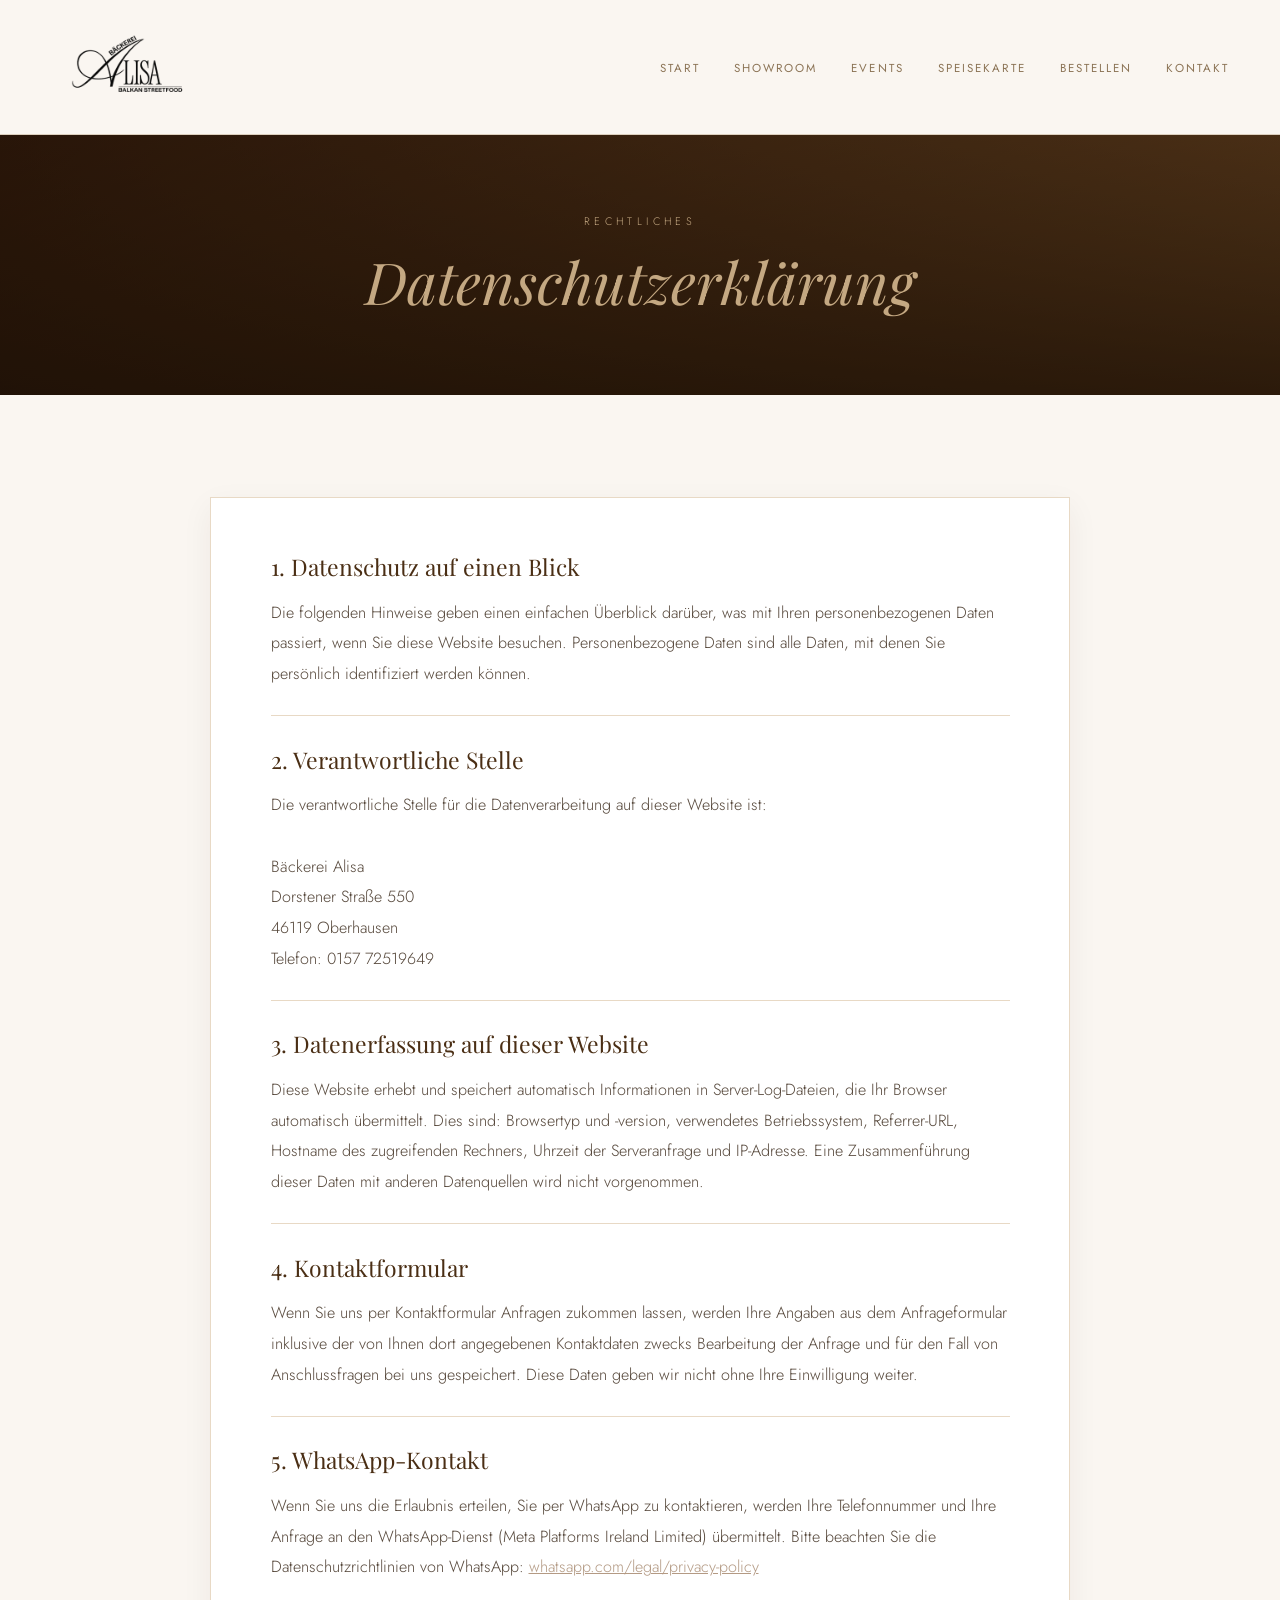
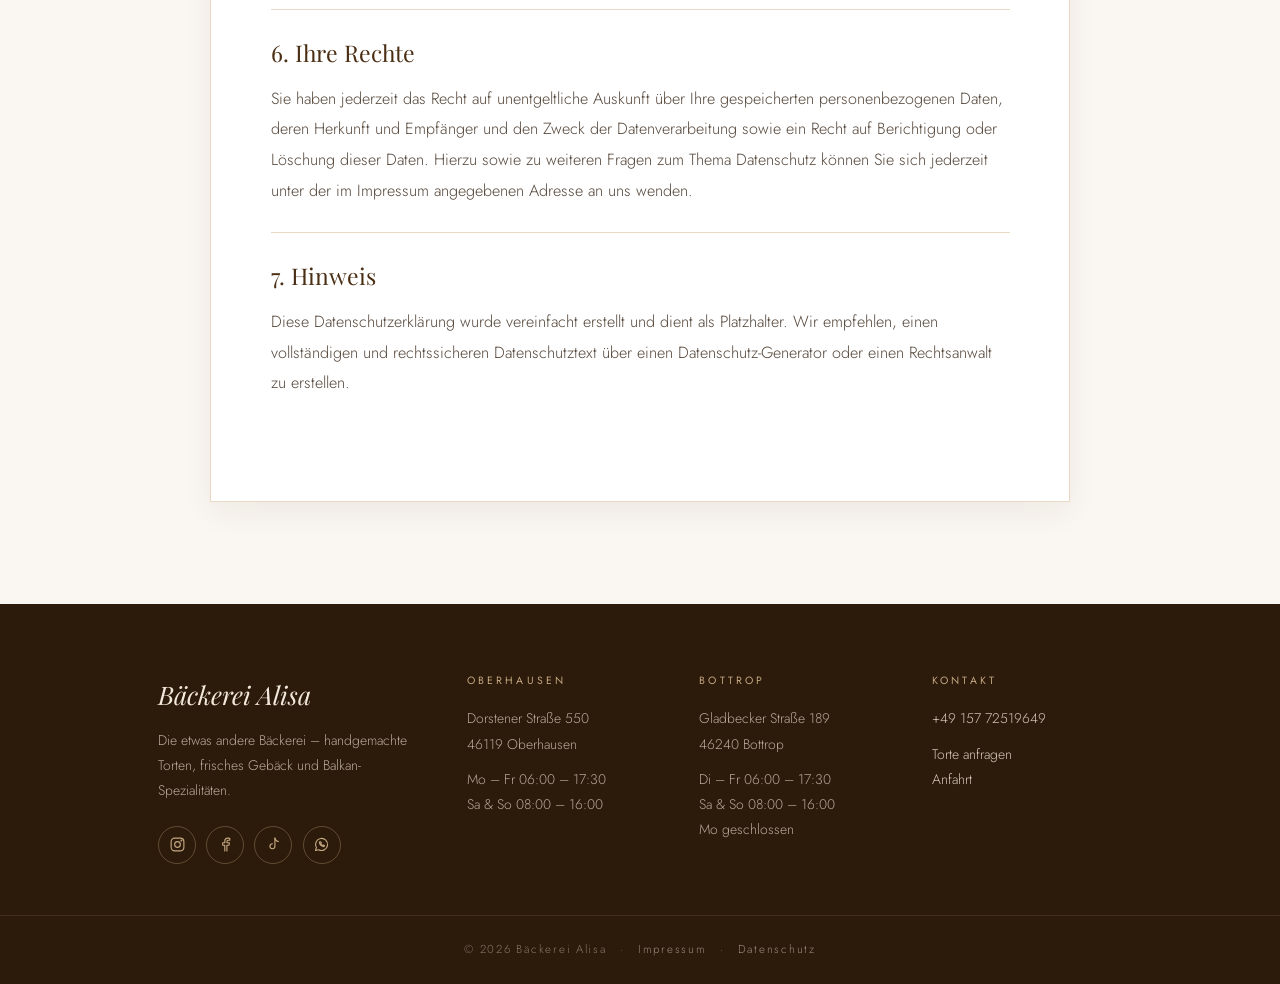
<file: rechtliches/datenschutz.html>
<!DOCTYPE html>
<html lang="de">

<head>
    <meta charset="UTF-8" />
    <meta name="viewport" content="width=device-width, initial-scale=1.0" />
    <title>Datenschutz – Bäckerei Alisa</title>
    <meta name="description" content="Datenschutzerklärung der Bäckerei Alisa." />
    <link rel="icon" href="../favicon.ico" sizes="48x48" />
    <link rel="icon" type="image/png" href="../favicon.png" sizes="192x192" />
    <link rel="apple-touch-icon" href="../apple-touch-icon.png" />
    <meta property="og:type" content="website" />
    <meta property="og:site_name" content="Bäckerei Alisa" />
    <meta property="og:title" content="Datenschutz – Bäckerei Alisa" />
    <meta property="og:description" content="Datenschutzerklärung der Bäckerei Alisa." />
    <meta property="og:url" content="https://baeckerei-alisa.com/rechtliches/datenschutz.html" />
    <meta property="og:image" content="https://baeckerei-alisa.com/og-image.jpg" />
    <meta property="og:locale" content="de_DE" />
    <meta name="twitter:card" content="summary_large_image" />
    <link rel="preconnect" href="https://fonts.googleapis.com" />
    <link rel="preconnect" href="https://fonts.gstatic.com" crossorigin />
    <link
        href="https://fonts.googleapis.com/css2?family=Playfair+Display:ital,wght@0,400;0,500;1,400;1,500&family=Jost:wght@300;400;500&display=swap"
        rel="stylesheet" />
    <link rel="stylesheet" href="../style.css?v=7" />
    <style>
        .legal-wrap {
            max-width: 860px;
            margin: 0 auto;
            padding: 3rem 3.5rem;
        }

        .legal-wrap h2 {
            font-family: 'Playfair Display', serif;
            font-size: 1.35rem;
            font-weight: 400;
            color: var(--brown-dark);
            margin: 0 0 .7rem;
        }

        .legal-wrap p,
        .legal-wrap a {
            font-size: .95rem;
            line-height: 1.9;
            color: var(--text);
            opacity: .8;
        }

        .legal-wrap a {
            color: var(--brown);
        }

        .legal-section {
            margin-bottom: 1.5rem;
            padding-bottom: 1.5rem;
            border-bottom: 1px solid #e8d9c5;
        }

        .legal-section:last-child {
            border-bottom: none;
        }

        @media(max-width:720px) {
            .legal-wrap {
                padding: 2rem 1.3rem;
            }
        }
    </style>
</head>

<body>
    <script src="../nav.js"></script>

    <div class="page-hero-strip" style="height:260px;">
        <div class="page-hero-strip-text">
            <p class="section-label">Rechtliches</p>
            <h1 class="section-title"><em>Datenschutzerklärung</em></h1>
        </div>
    </div>
    <div class="section section--alt">
    <div class="legal-wrap card">

        <div class="legal-section">
            <h2>1. Datenschutz auf einen Blick</h2>
            <p>
                Die folgenden Hinweise geben einen einfachen Überblick darüber, was mit Ihren
                personenbezogenen Daten passiert, wenn Sie diese Website besuchen.
                Personenbezogene Daten sind alle Daten, mit denen Sie persönlich identifiziert
                werden können.
            </p>
        </div>

        <div class="legal-section">
            <h2>2. Verantwortliche Stelle</h2>
            <p>
                Die verantwortliche Stelle für die Datenverarbeitung auf dieser Website ist:<br><br>
                Bäckerei Alisa<br>
                Dorstener Straße 550<br>
                46119 Oberhausen<br>
                Telefon: 0157 72519649<br>
            </p>
        </div>

        <div class="legal-section">
            <h2>3. Datenerfassung auf dieser Website</h2>
            <p>
                Diese Website erhebt und speichert automatisch Informationen in Server-Log-Dateien,
                die Ihr Browser automatisch übermittelt. Dies sind: Browsertyp und -version,
                verwendetes Betriebssystem, Referrer-URL, Hostname des zugreifenden Rechners,
                Uhrzeit der Serveranfrage und IP-Adresse. Eine Zusammenführung dieser Daten mit
                anderen Datenquellen wird nicht vorgenommen.
            </p>
        </div>

        <div class="legal-section">
            <h2>4. Kontaktformular</h2>
            <p>
                Wenn Sie uns per Kontaktformular Anfragen zukommen lassen, werden Ihre Angaben aus
                dem Anfrageformular inklusive der von Ihnen dort angegebenen Kontaktdaten zwecks
                Bearbeitung der Anfrage und für den Fall von Anschlussfragen bei uns gespeichert.
                Diese Daten geben wir nicht ohne Ihre Einwilligung weiter.
            </p>
        </div>

        <div class="legal-section">
            <h2>5. WhatsApp-Kontakt</h2>
            <p>
                Wenn Sie uns die Erlaubnis erteilen, Sie per WhatsApp zu kontaktieren, werden Ihre
                Telefonnummer und Ihre Anfrage an den WhatsApp-Dienst (Meta Platforms Ireland Limited)
                übermittelt. Bitte beachten Sie die Datenschutzrichtlinien von WhatsApp:
                <a href="https://www.whatsapp.com/legal/privacy-policy" target="_blank">
                    whatsapp.com/legal/privacy-policy</a>
            </p>
        </div>

        <div class="legal-section">
            <h2>6. Ihre Rechte</h2>
            <p>
                Sie haben jederzeit das Recht auf unentgeltliche Auskunft über Ihre gespeicherten
                personenbezogenen Daten, deren Herkunft und Empfänger und den Zweck der
                Datenverarbeitung sowie ein Recht auf Berichtigung oder Löschung dieser Daten.
                Hierzu sowie zu weiteren Fragen zum Thema Datenschutz können Sie sich jederzeit
                unter der im Impressum angegebenen Adresse an uns wenden.
            </p>
        </div>

        <div class="legal-section">
            <h2>7. Hinweis</h2>
            <p>
                Diese Datenschutzerklärung wurde vereinfacht erstellt und dient als Platzhalter.
                Wir empfehlen, einen vollständigen und rechtssicheren Datenschutztext über einen
                Datenschutz-Generator oder einen Rechtsanwalt zu erstellen.
            </p>
        </div>

    </div>

    </div>

    <footer class="site-footer">
        <div class="footer-inner">
            <div class="footer-col footer-brand">
                <em>Bäckerei Alisa</em>
                <p>Die etwas andere Bäckerei – handgemachte Torten, frisches Gebäck und Balkan-Spezialitäten.</p>
                <div class="footer-social">
                    <a href="https://www.instagram.com/baeckereialisa_/" target="_blank" rel="noopener" aria-label="Instagram"><svg viewBox="0 0 24 24" fill="none" stroke="currentColor" stroke-width="1.6" stroke-linecap="round" stroke-linejoin="round" aria-hidden="true"><rect x="3" y="3" width="18" height="18" rx="5"/><circle cx="12" cy="12" r="4"/><circle cx="17.5" cy="6.5" r=".6" fill="currentColor"/></svg></a>
                    <a href="https://www.facebook.com/Alisa.Oberhausen" target="_blank" rel="noopener" aria-label="Facebook"><svg viewBox="0 0 24 24" fill="none" stroke="currentColor" stroke-width="1.6" stroke-linecap="round" stroke-linejoin="round" aria-hidden="true"><path d="M14 21v-8h3l.5-3.5H14V7.8c0-1 .4-1.8 1.8-1.8H18V3.1A24 24 0 0 0 15.3 3C12.7 3 11 4.6 11 7.4v2.1H8V13h3v8"/></svg></a>
                    <a href="https://www.tiktok.com/@beackerei_alisa" target="_blank" rel="noopener" aria-label="TikTok"><svg viewBox="0 0 24 24" fill="none" stroke="currentColor" stroke-width="1.6" stroke-linecap="round" stroke-linejoin="round" aria-hidden="true"><path d="M14 3v11.5a3.5 3.5 0 1 1-3.5-3.5"/><path d="M14 3c.5 2.8 2.4 4.6 5 4.8"/></svg></a>
                    <a href="https://wa.me/4915772519649" target="_blank" rel="noopener" aria-label="WhatsApp"><svg viewBox="0 0 24 24" fill="none" stroke="currentColor" stroke-width="1.6" stroke-linecap="round" stroke-linejoin="round" aria-hidden="true"><path d="M3.5 20.5l1.3-4.2A8.5 8.5 0 1 1 8 19.4l-4.5 1.1z"/><path d="M9 8.5c.2 3.2 2.9 6.1 6.3 6.5l1-1.4-1.9-1-.9.9a5 5 0 0 1-2.6-2.6l.9-.9-1-1.9L9 8.5z"/></svg></a>
                </div>
            </div>
            <div class="footer-col">
                <h4>Oberhausen</h4>
                <p>Dorstener Straße 550<br>46119 Oberhausen</p>
                <p>Mo – Fr 06:00 – 17:30<br>Sa & So 08:00 – 16:00</p>
            </div>
            <div class="footer-col">
                <h4>Bottrop</h4>
                <p>Gladbecker Straße 189<br>46240 Bottrop</p>
                <p>Di – Fr 06:00 – 17:30<br>Sa & So 08:00 – 16:00<br>Mo geschlossen</p>
            </div>
            <div class="footer-col">
                <h4>Kontakt</h4>
                <p><a href="tel:+4915772519649">+49 157 72519649</a></p>
                <p><a href="../bestellen.html">Torte anfragen</a><br><a href="../kontakt.html">Anfahrt</a></p>
            </div>
        </div>
        <div class="footer-bottom">
            © 2026 Bäckerei Alisa
            <span>·</span>
            <a href="../rechtliches/impressum.html">Impressum</a>
            <span>·</span>
            <a href="../rechtliches/datenschutz.html">Datenschutz</a>
        </div>
    </footer>
</body>

</html>
</file>
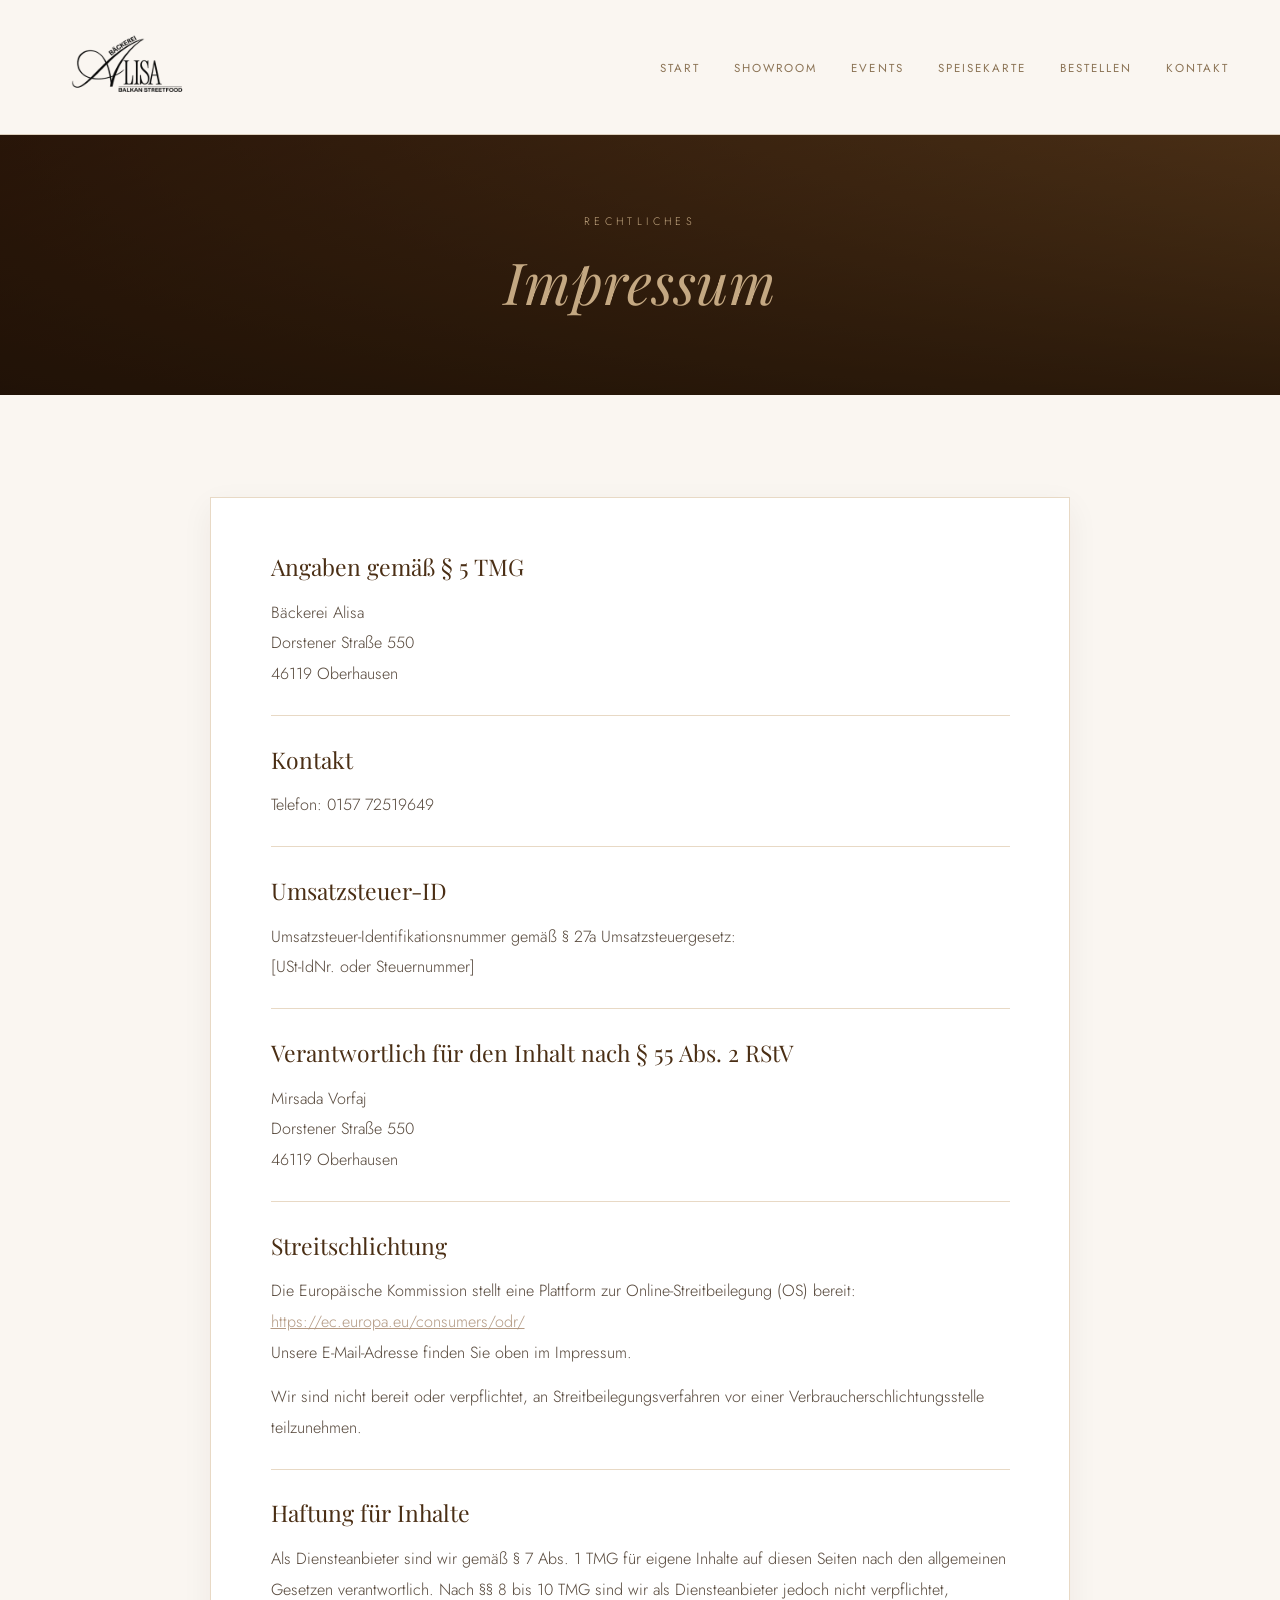
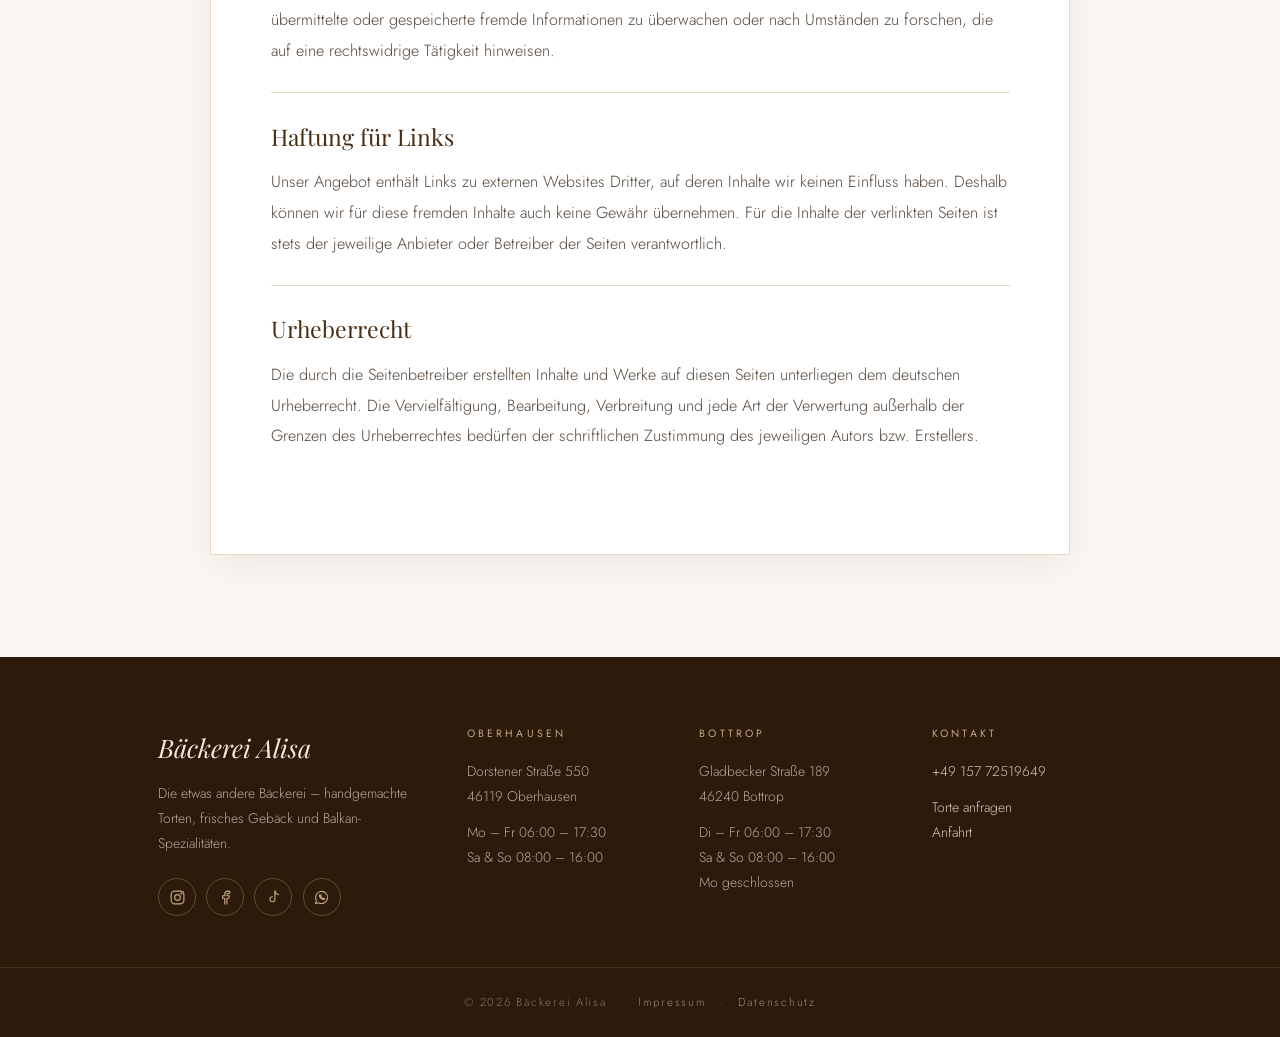
<file: rechtliches/impressum.html>
<!DOCTYPE html>
<html lang="de">

<head>
    <meta charset="UTF-8" />
    <meta name="viewport" content="width=device-width, initial-scale=1.0" />
    <title>Impressum – Bäckerei Alisa</title>
    <meta name="description" content="Impressum der Bäckerei Alisa." />
    <link rel="icon" href="../favicon.ico" sizes="48x48" />
    <link rel="icon" type="image/png" href="../favicon.png" sizes="192x192" />
    <link rel="apple-touch-icon" href="../apple-touch-icon.png" />
    <meta property="og:type" content="website" />
    <meta property="og:site_name" content="Bäckerei Alisa" />
    <meta property="og:title" content="Impressum – Bäckerei Alisa" />
    <meta property="og:description" content="Impressum der Bäckerei Alisa." />
    <meta property="og:url" content="https://baeckerei-alisa.com/rechtliches/impressum.html" />
    <meta property="og:image" content="https://baeckerei-alisa.com/og-image.jpg" />
    <meta property="og:locale" content="de_DE" />
    <meta name="twitter:card" content="summary_large_image" />
    <link rel="preconnect" href="https://fonts.googleapis.com" />
    <link rel="preconnect" href="https://fonts.gstatic.com" crossorigin />
    <link
        href="https://fonts.googleapis.com/css2?family=Playfair+Display:ital,wght@0,400;0,500;1,400;1,500&family=Jost:wght@300;400;500&display=swap"
        rel="stylesheet" />
    <link rel="stylesheet" href="../style.css?v=7" />
    <style>
        .legal-wrap {
            max-width: 860px;
            margin: 0 auto;
            padding: 3rem 3.5rem;
        }

        .legal-wrap h2 {
            font-family: 'Playfair Display', serif;
            font-size: 1.35rem;
            font-weight: 400;
            color: var(--brown-dark);
            margin: 0 0 .7rem;
        }

        .legal-wrap p,
        .legal-wrap a {
            font-size: .95rem;
            line-height: 1.9;
            color: var(--text);
            opacity: .8;
        }

        .legal-wrap a {
            color: var(--brown);
        }

        .legal-section {
            margin-bottom: 1.5rem;
            padding-bottom: 1.5rem;
            border-bottom: 1px solid #e8d9c5;
        }

        .legal-section:last-child {
            border-bottom: none;
        }

        @media(max-width:720px) {
            .legal-wrap {
                padding: 2rem 1.3rem;
            }
        }
    </style>
</head>

<body>
    <script src="../nav.js"></script>

    <div class="page-hero-strip" style="height:260px;">
        <div class="page-hero-strip-text">
            <p class="section-label">Rechtliches</p>
            <h1 class="section-title"><em>Impressum</em></h1>
        </div>
    </div>
    <div class="section section--alt">
    <div class="legal-wrap card">

        <div class="legal-section">
            <h2>Angaben gemäß § 5 TMG</h2>
            <p>
                Bäckerei Alisa<br>
                Dorstener Straße 550<br>
                46119 Oberhausen
            </p>
        </div>

        <div class="legal-section">
            <h2>Kontakt</h2>
            <p>
                Telefon: 0157 72519649<br>
            </p>
        </div>

        <div class="legal-section">
            <h2>Umsatzsteuer-ID</h2>
            <p>
                Umsatzsteuer-Identifikationsnummer gemäß § 27a Umsatzsteuergesetz:<br>
                [USt-IdNr. oder Steuernummer]
            </p>
        </div>

        <div class="legal-section">
            <h2>Verantwortlich für den Inhalt nach § 55 Abs. 2 RStV</h2>
            <p>
                Mirsada Vorfaj<br>
                Dorstener Straße 550<br>
                46119 Oberhausen
            </p>
        </div>

        <div class="legal-section">
            <h2>Streitschlichtung</h2>
            <p>
                Die Europäische Kommission stellt eine Plattform zur Online-Streitbeilegung (OS) bereit:
                <a href="https://ec.europa.eu/consumers/odr/"
                    target="_blank">https://ec.europa.eu/consumers/odr/</a><br>
                Unsere E-Mail-Adresse finden Sie oben im Impressum.
            </p>
            <p style="margin-top:.8rem;">
                Wir sind nicht bereit oder verpflichtet, an Streitbeilegungsverfahren vor einer
                Verbraucherschlichtungsstelle teilzunehmen.
            </p>
        </div>

        <div class="legal-section">
            <h2>Haftung für Inhalte</h2>
            <p>
                Als Diensteanbieter sind wir gemäß § 7 Abs. 1 TMG für eigene Inhalte auf diesen Seiten
                nach den allgemeinen Gesetzen verantwortlich. Nach §§ 8 bis 10 TMG sind wir als
                Diensteanbieter jedoch nicht verpflichtet, übermittelte oder gespeicherte fremde
                Informationen zu überwachen oder nach Umständen zu forschen, die auf eine rechtswidrige
                Tätigkeit hinweisen.
            </p>
        </div>

        <div class="legal-section">
            <h2>Haftung für Links</h2>
            <p>
                Unser Angebot enthält Links zu externen Websites Dritter, auf deren Inhalte wir keinen
                Einfluss haben. Deshalb können wir für diese fremden Inhalte auch keine Gewähr übernehmen.
                Für die Inhalte der verlinkten Seiten ist stets der jeweilige Anbieter oder Betreiber der
                Seiten verantwortlich.
            </p>
        </div>

        <div class="legal-section">
            <h2>Urheberrecht</h2>
            <p>
                Die durch die Seitenbetreiber erstellten Inhalte und Werke auf diesen Seiten unterliegen
                dem deutschen Urheberrecht. Die Vervielfältigung, Bearbeitung, Verbreitung und jede Art
                der Verwertung außerhalb der Grenzen des Urheberrechtes bedürfen der schriftlichen
                Zustimmung des jeweiligen Autors bzw. Erstellers.
            </p>
        </div>

    </div>

    </div>

    <footer class="site-footer">
        <div class="footer-inner">
            <div class="footer-col footer-brand">
                <em>Bäckerei Alisa</em>
                <p>Die etwas andere Bäckerei – handgemachte Torten, frisches Gebäck und Balkan-Spezialitäten.</p>
                <div class="footer-social">
                    <a href="https://www.instagram.com/baeckereialisa_/" target="_blank" rel="noopener" aria-label="Instagram"><svg viewBox="0 0 24 24" fill="none" stroke="currentColor" stroke-width="1.6" stroke-linecap="round" stroke-linejoin="round" aria-hidden="true"><rect x="3" y="3" width="18" height="18" rx="5"/><circle cx="12" cy="12" r="4"/><circle cx="17.5" cy="6.5" r=".6" fill="currentColor"/></svg></a>
                    <a href="https://www.facebook.com/Alisa.Oberhausen" target="_blank" rel="noopener" aria-label="Facebook"><svg viewBox="0 0 24 24" fill="none" stroke="currentColor" stroke-width="1.6" stroke-linecap="round" stroke-linejoin="round" aria-hidden="true"><path d="M14 21v-8h3l.5-3.5H14V7.8c0-1 .4-1.8 1.8-1.8H18V3.1A24 24 0 0 0 15.3 3C12.7 3 11 4.6 11 7.4v2.1H8V13h3v8"/></svg></a>
                    <a href="https://www.tiktok.com/@beackerei_alisa" target="_blank" rel="noopener" aria-label="TikTok"><svg viewBox="0 0 24 24" fill="none" stroke="currentColor" stroke-width="1.6" stroke-linecap="round" stroke-linejoin="round" aria-hidden="true"><path d="M14 3v11.5a3.5 3.5 0 1 1-3.5-3.5"/><path d="M14 3c.5 2.8 2.4 4.6 5 4.8"/></svg></a>
                    <a href="https://wa.me/4915772519649" target="_blank" rel="noopener" aria-label="WhatsApp"><svg viewBox="0 0 24 24" fill="none" stroke="currentColor" stroke-width="1.6" stroke-linecap="round" stroke-linejoin="round" aria-hidden="true"><path d="M3.5 20.5l1.3-4.2A8.5 8.5 0 1 1 8 19.4l-4.5 1.1z"/><path d="M9 8.5c.2 3.2 2.9 6.1 6.3 6.5l1-1.4-1.9-1-.9.9a5 5 0 0 1-2.6-2.6l.9-.9-1-1.9L9 8.5z"/></svg></a>
                </div>
            </div>
            <div class="footer-col">
                <h4>Oberhausen</h4>
                <p>Dorstener Straße 550<br>46119 Oberhausen</p>
                <p>Mo – Fr 06:00 – 17:30<br>Sa & So 08:00 – 16:00</p>
            </div>
            <div class="footer-col">
                <h4>Bottrop</h4>
                <p>Gladbecker Straße 189<br>46240 Bottrop</p>
                <p>Di – Fr 06:00 – 17:30<br>Sa & So 08:00 – 16:00<br>Mo geschlossen</p>
            </div>
            <div class="footer-col">
                <h4>Kontakt</h4>
                <p><a href="tel:+4915772519649">+49 157 72519649</a></p>
                <p><a href="../bestellen.html">Torte anfragen</a><br><a href="../kontakt.html">Anfahrt</a></p>
            </div>
        </div>
        <div class="footer-bottom">
            © 2026 Bäckerei Alisa
            <span>·</span>
            <a href="../rechtliches/impressum.html">Impressum</a>
            <span>·</span>
            <a href="../rechtliches/datenschutz.html">Datenschutz</a>
        </div>
    </footer>
</body>

</html>
</file>
<file: style.css>
* {
    margin: 0;
    padding: 0;
    box-sizing: border-box;
}

:root {
    --nav-h: 135px;
    --line: #e8d9c5;
    --brown-light: #F2E8DC;
    --brown-mid: #C4A882;
    --brown: #8B6340;
    --brown-dark: #4A2E14;
    --brown-deep: #2C1A0A;
    --bg: #FAF6F1;
    --bg2: #F0E6D8;
    --text: #2C1A0A;
    --muted: #8B7355;
}

html {
    scroll-behavior: smooth;
    font-size: 17px;
}

body {
    background: var(--bg);
    color: var(--text);
    font-family: 'Jost', sans-serif;
    font-weight: 300;
    line-height: 1.6;
}

img {
    max-width: 100%;
}

/* NAV */
nav {
    position: fixed;
    top: 0;
    left: 0;
    right: 0;
    z-index: 200;
    background: rgba(250, 246, 241, 0.97);
    border-bottom: 1px solid #ddd0be;
}

.nav-inner {
    display: flex;
    align-items: center;
    justify-content: space-between;
    padding: 1rem 3rem;
    gap: 1rem;
}

.nav-logo {
    font-family: 'Playfair Display', serif;
    font-size: 1.1rem;
    letter-spacing: 0.06em;
    color: var(--brown-dark);
    text-decoration: none;
    white-space: nowrap;
    flex-shrink: 0;
}

.nav-links {
    display: flex;
    gap: 2rem;
    list-style: none;
}

.nav-links a {
    text-decoration: none;
    font-size: 0.68rem;
    letter-spacing: 0.18em;
    text-transform: uppercase;
    color: var(--muted);
    transition: color 0.2s;
    font-weight: 400;
    white-space: nowrap;
}

.nav-links a:hover,
.nav-links a.active {
    color: var(--brown-dark);
}

/* HAMBURGER BUTTON – hidden on desktop */
.nav-burger {
    display: none;
    flex-direction: column;
    gap: 5px;
    background: none;
    border: none;
    cursor: pointer;
    padding: 4px;
    flex-shrink: 0;
}

.nav-burger span {
    display: block;
    width: 22px;
    height: 2px;
    background: var(--brown-dark);
    transition: all 0.3s;
    transform-origin: center;
}

.nav-burger.open span:nth-child(1) {
    transform: translateY(7px) rotate(45deg);
}

.nav-burger.open span:nth-child(2) {
    opacity: 0;
}

.nav-burger.open span:nth-child(3) {
    transform: translateY(-7px) rotate(-45deg);
}

/* MOBILE DROPDOWN MENU */
.nav-mobile-menu {
    display: none;
    flex-direction: column;
    background: rgba(250, 246, 241, 0.98);
    border-top: 1px solid #ddd0be;
    padding: 0;
}

.nav-mobile-menu a {
    text-decoration: none;
    font-size: 0.72rem;
    letter-spacing: 0.2em;
    text-transform: uppercase;
    color: var(--muted);
    padding: 1rem 1.5rem;
    border-bottom: 1px solid #ede3d6;
    transition: background 0.2s, color 0.2s;
}

.nav-mobile-menu a:hover,
.nav-mobile-menu a.active {
    color: var(--brown-dark);
    background: var(--bg2);
}

.nav-mobile-menu.open {
    display: flex;
}

/* BUTTONS */
.btn {
    display: inline-block;
    padding: 0.75rem 2.2rem;
    font-family: 'Jost', sans-serif;
    font-size: 0.68rem;
    letter-spacing: 0.22em;
    text-transform: uppercase;
    text-decoration: none;
    cursor: pointer;
    transition: all 0.25s;
    background: transparent;
    border: 1px solid rgba(255, 255, 255, 0.6);
    color: #fff;
}

.btn:hover {
    background: #fff;
    color: var(--brown-dark);
}

.btn-fill {
    background: var(--brown);
    border-color: var(--brown);
    color: #fff;
}

.btn-fill:hover {
    background: var(--brown-dark);
    border-color: var(--brown-dark);
}

.btn-outline-dark {
    border-color: var(--brown-dark);
    color: var(--brown-dark);
}

.btn-outline-dark:hover {
    background: var(--brown-dark);
    color: var(--brown-light);
}

/* TYPOGRAPHY HELPERS */
.section-label {
    font-size: 0.64rem;
    letter-spacing: 0.4em;
    text-transform: uppercase;
    color: var(--muted);
    margin-bottom: 0.9rem;
}

.section-title {
    font-family: 'Playfair Display', serif;
    font-size: clamp(1.8rem, 3vw, 2.6rem);
    font-weight: 400;
    color: var(--brown-dark);
    margin-bottom: 1.4rem;
    line-height: 1.25;
}

.section-title em {
    font-style: italic;
    color: var(--brown);
}

.divider-line {
    width: 40px;
    height: 1px;
    background: var(--brown-mid);
    margin: 1.8rem 0;
}

/* PAGE HERO STRIP (inner pages) */
.page-hero-strip {
    height: 360px;
    margin-top: var(--nav-h) !important;
    background: linear-gradient(135deg, #3b2010, #8B5E2F);
    background-image: linear-gradient(to top, rgba(28, 16, 6, .75), rgba(28, 16, 6, .25)), var(--hero-img, linear-gradient(135deg, #3b2010, #8B5E2F));
    background-size: cover;
    background-position: center;
    display: flex;
    align-items: center;
    justify-content: center;
    text-align: center;
    padding: 2.5rem 1.5rem;
    position: relative;
    overflow: hidden;
}

.page-hero-strip::after {
    content: '';
    position: absolute;
    inset: 0;
    background: rgba(20, 10, 2, 0.35);
}

.page-hero-strip-text {
    position: relative;
    z-index: 1;
    color: #fff;
}

.page-hero-strip-text .section-label {
    color: var(--brown-mid);
}

.page-hero-strip-text .section-title {
    color: #fff;
    margin-bottom: 0;
    font-size: clamp(2.2rem, 5vw, 3.4rem);
}

.page-hero-strip-text .hero-strip-sub {
    margin-top: 1rem;
    color: rgba(255, 255, 255, .8);
    font-family: 'Playfair Display', serif;
    font-style: italic;
    font-size: 1.05rem;
}

.page-hero-strip-text .section-title em {
    color: var(--brown-mid);
}

/* FOOTER */
.site-footer {
    background: var(--brown-deep);
    color: rgba(242, 232, 220, 0.7);
    font-size: 0.82rem;
    line-height: 1.8;
}

.footer-inner {
    max-width: 1100px;
    margin: 0 auto;
    padding: 4rem 4rem 3rem;
    display: grid;
    grid-template-columns: 1.4fr 1fr 1fr 1fr;
    gap: 2.5rem;
}

.site-footer em {
    font-family: 'Playfair Display', serif;
    font-size: 1.5rem;
    font-style: italic;
    display: block;
    margin-bottom: 0.6rem;
    color: var(--brown-light);
}

.site-footer h4 {
    font-size: 0.62rem;
    font-weight: 400;
    letter-spacing: 0.3em;
    text-transform: uppercase;
    color: var(--brown-mid);
    margin-bottom: 0.9rem;
}

.site-footer p + p {
    margin-top: 0.6rem;
}

.site-footer a {
    color: rgba(242, 232, 220, 0.85);
    text-decoration: none;
    transition: color 0.2s;
}

.site-footer a:hover {
    color: #fff;
}

.footer-brand p {
    max-width: 260px;
}

.footer-social {
    display: flex;
    gap: 0.6rem;
    margin-top: 1.3rem;
}

.footer-social a {
    width: 38px;
    height: 38px;
    border: 1px solid rgba(196, 168, 130, 0.35);
    border-radius: 50%;
    display: flex;
    align-items: center;
    justify-content: center;
    color: var(--brown-mid);
    transition: background 0.2s, color 0.2s, border-color 0.2s;
}

.footer-social a:hover {
    background: var(--brown-mid);
    border-color: var(--brown-mid);
    color: var(--brown-deep);
}

.footer-social svg {
    width: 17px;
    height: 17px;
}

.footer-bottom {
    border-top: 1px solid rgba(196, 168, 130, 0.15);
    text-align: center;
    padding: 1.4rem 1.5rem;
    font-size: 0.68rem;
    letter-spacing: 0.15em;
    color: rgba(242, 232, 220, 0.45);
}

.footer-bottom span {
    margin: 0 0.5rem;
}

.footer-bottom a {
    color: rgba(242, 232, 220, 0.55);
}

@media (max-width: 860px) {
    .footer-inner {
        grid-template-columns: 1fr 1fr;
    }

    .footer-brand {
        grid-column: 1 / -1;
    }
}

@media (max-width: 480px) {
    .footer-inner {
        grid-template-columns: 1fr;
        padding: 3rem 1.5rem 2rem;
        gap: 2rem;
    }
}

/* SCROLL INDICATOR */
.hero-scroll {
    position: absolute;
    bottom: 2.5rem;
    left: 50%;
    transform: translateX(-50%);
    z-index: 10;
    display: flex;
    flex-direction: column;
    align-items: center;
    gap: 0.5rem;
    color: rgba(255, 255, 255, 0.5);
    font-size: 0.62rem;
    letter-spacing: 0.25em;
    text-transform: uppercase;
}

.scroll-line {
    width: 1px;
    height: 40px;
    background: rgba(255, 255, 255, 0.3);
    animation: scrolldown 1.8s ease-in-out infinite;
}

@keyframes scrolldown {
    0% {
        transform: scaleY(0);
        transform-origin: top
    }

    50% {
        transform: scaleY(1);
        transform-origin: top
    }

    51% {
        transform: scaleY(1);
        transform-origin: bottom
    }

    100% {
        transform: scaleY(0);
        transform-origin: bottom
    }
}

/* NAV: Burger-Menü, sobald die Links nicht mehr in eine Zeile passen */
@media(max-width:1040px) {
    .nav-links {
        display: none;
    }

    .nav-burger {
        display: flex;
    }
}

/* MOBILE */
@media(max-width:720px) {
    .nav-inner {
        padding: 0.85rem 1.2rem;
    }

    .nav-links {
        display: none;
    }

    .nav-burger {
        display: flex;
    }

    .page-hero-strip {
        padding: 2rem 1.5rem;
    }
}
/* =========================================================
   DESIGN-SYSTEM – gemeinsame Bausteine für alle Seiten
   ========================================================= */
.section {
    padding: 6rem 2rem;
}

.section--alt {
    background: var(--bg);
}

/* Zwei helle Abschnitte hintereinander: kein doppelter Abstand */
.section:not(.section--dark) + .section:not(.section--dark),
.section:not(.section--dark) + script + .section:not(.section--dark) {
    padding-top: 0;
}

.section--dark {
    background: var(--brown-deep);
    color: var(--brown-light);
}

.section--dark .section-label {
    color: var(--brown-mid);
}

.section--dark .section-title {
    color: var(--brown-light);
}

.section--dark .section-title em {
    color: var(--brown-mid);
}

.section--dark .section-intro {
    color: var(--brown-light);
}

.section--tight-top {
    padding-top: 0;
}

.container {
    max-width: 1100px;
    margin: 0 auto;
}

.container--narrow {
    max-width: 760px;
    margin: 0 auto;
}

.section-head {
    text-align: center;
    max-width: 680px;
    margin: 0 auto 3.2rem;
}

.section-head .section-title {
    margin-bottom: 0;
}

.section-head .divider-line {
    margin: 1.4rem auto;
}

.section-intro {
    font-size: 1rem;
    line-height: 1.9;
    color: var(--text);
    opacity: .78;
}

.section-head .section-title + .section-intro {
    margin-top: 1.2rem;
}

/* Etiketten (Sorten, Anlässe, Kategorien) */
.tags {
    display: flex;
    flex-wrap: wrap;
    justify-content: center;
    gap: .7rem;
}

.tag {
    display: inline-flex;
    align-items: center;
    gap: .55rem;
    padding: .65rem 1.3rem;
    border: 1px solid var(--brown-mid);
    border-radius: 999px;
    font-size: .78rem;
    letter-spacing: .08em;
    color: var(--brown-dark);
    background: #fff;
    text-decoration: none;
    transition: background .25s, border-color .25s, color .25s;
}

.tag::before {
    content: '';
    width: 6px;
    height: 6px;
    border-radius: 50%;
    background: var(--brown-mid);
}

a.tag:hover {
    background: var(--brown);
    border-color: var(--brown);
    color: #fff;
}

.tag--gold {
    background: var(--brown-mid);
    border-color: var(--brown-mid);
    color: var(--brown-deep);
}

.tag--gold::before {
    background: var(--brown-deep);
}

.section--dark .tag {
    background: transparent;
    border-color: rgba(196, 168, 130, .4);
    color: var(--brown-light);
}

.section--dark .tag--gold {
    background: var(--brown-mid);
    border-color: var(--brown-mid);
    color: var(--brown-deep);
}

/* Karten */
.card {
    background: #fff;
    border: 1px solid var(--line);
    box-shadow: 0 10px 30px rgba(44, 26, 10, .06);
}

/* Aufruf-Bereich (CTA) */
.cta {
    text-align: center;
}

.cta-buttons {
    display: flex;
    gap: 1rem;
    justify-content: center;
    flex-wrap: wrap;
    margin-top: 2.2rem;
}

.cta-buttons .btn {
    min-width: 220px;
    text-align: center;
}

.section--dark .btn-outline-dark {
    border-color: rgba(242, 232, 220, .6);
    color: var(--brown-light);
}

.section--dark .btn-outline-dark:hover {
    background: var(--brown-light);
    color: var(--brown-deep);
}

/* Foto-Raster */
.photo-grid {
    display: grid;
    grid-template-columns: repeat(3, 1fr);
    gap: 1.2rem;
}

.photo-grid img {
    width: 100%;
    height: auto;
    aspect-ratio: 3 / 4;
    object-fit: cover;
    display: block;
    transition: transform .5s, box-shadow .5s;
}

.photo-grid img:hover {
    transform: scale(1.02);
    box-shadow: 0 16px 36px rgba(44, 26, 10, .18);
}

@media (max-width: 860px) {
    .photo-grid {
        grid-template-columns: repeat(2, 1fr);
    }
}

@media (max-width: 720px) {
    html {
        font-size: 16px;
    }

    :root {
        --nav-h: 127px;
    }

    .section {
        padding: 4.2rem 1.4rem;
    }

    .section--tight-top {
        padding-top: 0;
    }

    .section-head {
        margin-bottom: 2.4rem;
    }

    .page-hero-strip {
        height: 260px;
    }

    .photo-grid {
        gap: .7rem;
    }

    .cta-buttons .btn {
        width: 100%;
        max-width: 300px;
        min-width: 0;
    }
}


.photo-grid--4 {
    grid-template-columns: repeat(4, 1fr);
}

@media (max-width: 860px) {
    .photo-grid--4 {
        grid-template-columns: repeat(2, 1fr);
    }
}

/* Schritte (1 – 2 – 3) */
.steps {
    display: grid;
    grid-template-columns: repeat(3, 1fr);
    gap: 1.6rem;
}

.step {
    padding: 2.2rem 1.8rem;
    text-align: center;
}

.step-num {
    width: 46px;
    height: 46px;
    margin: 0 auto 1.1rem;
    border-radius: 50%;
    border: 1px solid var(--brown-mid);
    display: flex;
    align-items: center;
    justify-content: center;
    font-family: 'Playfair Display', serif;
    font-style: italic;
    font-size: 1.2rem;
    color: var(--brown);
}

.step h3 {
    font-family: 'Playfair Display', serif;
    font-weight: 400;
    font-style: italic;
    font-size: 1.3rem;
    color: var(--brown-dark);
    margin-bottom: .6rem;
}

.step p {
    font-size: .92rem;
    line-height: 1.8;
    opacity: .78;
}

@media (max-width: 860px) {
    .steps {
        grid-template-columns: 1fr;
        max-width: 460px;
        margin: 0 auto;
    }
}

/* Foto-Raster: Klick zum Vergrößern, ausgeblendete Fotos */
.photo-grid img {
    cursor: zoom-in;
}

.photo-grid .is-extra {
    display: none;
}

.photo-grid.show-all .is-extra {
    display: block;
}

.photo-grid--square img {
    aspect-ratio: 1 / 1;
}

/* Vergrößerte Ansicht */
.lightbox {
    position: fixed;
    inset: 0;
    z-index: 500;
    background: rgba(20, 12, 4, .94);
    display: none;
    align-items: center;
    justify-content: center;
    padding: 2rem 4.5rem;
}

.lightbox.open {
    display: flex;
}

.lightbox img {
    max-width: 100%;
    max-height: 100%;
    object-fit: contain;
    box-shadow: 0 20px 60px rgba(0, 0, 0, .5);
}

.lightbox-close,
.lightbox-arrow {
    position: absolute;
    background: none;
    border: 1px solid rgba(255, 255, 255, .4);
    color: #fff;
    border-radius: 50%;
    cursor: pointer;
    line-height: 1;
    transition: background .2s;
}

.lightbox-close:hover,
.lightbox-arrow:hover {
    background: rgba(255, 255, 255, .15);
}

.lightbox-close {
    top: 1.2rem;
    right: 1.2rem;
    width: 44px;
    height: 44px;
    font-size: 1.6rem;
}

.lightbox-arrow {
    top: 50%;
    transform: translateY(-50%);
    width: 50px;
    height: 50px;
    font-size: 1.8rem;
}

.lightbox-prev {
    left: 1rem;
}

.lightbox-next {
    right: 1rem;
}

@media (max-width: 720px) {
    .lightbox {
        padding: 4rem .8rem;
    }

    .lightbox-arrow {
        top: auto;
        bottom: 1rem;
        transform: none;
    }

    .lightbox-prev {
        left: calc(50% - 60px);
    }

    .lightbox-next {
        right: calc(50% - 60px);
    }
}

/* Highlights (Startseite) */
.highlights {
    display: grid;
    grid-template-columns: repeat(3, 1fr);
    gap: 1.5rem;
    margin-top: 3.2rem;
    padding-top: 2.8rem;
    border-top: 1px solid var(--line);
}

.highlight-num {
    font-family: 'Playfair Display', serif;
    font-style: italic;
    font-size: 2.4rem;
    color: var(--brown);
    line-height: 1.1;
}

.highlight-text {
    margin-top: .4rem;
    font-size: .68rem;
    letter-spacing: .25em;
    text-transform: uppercase;
    color: var(--muted);
}

@media (max-width: 600px) {
    .highlights {
        grid-template-columns: 1fr;
        gap: 1.6rem;
    }
}

/* =========================================================
   HANDY-FEINSCHLIFF
   ========================================================= */
.section-title,
.section-intro,
.hero-sub {
    text-wrap: balance;
}

@media (max-width: 860px) {
    /* ungerade Fotoanzahl: letztes Foto über die volle Breite statt Lücke */
    .photo-grid > img:last-child:nth-child(odd) {
        grid-column: 1 / -1;
        aspect-ratio: 4 / 3;
    }
}

@media (max-width: 720px) {
    :root {
        --nav-h: 92px;
    }

    .nav-logo img {
        height: 64px !important;
    }

    /* kleine Beschriftungen lesbarer machen */
    .section-label {
        font-size: .72rem;
        letter-spacing: .3em;
    }

    .btn {
        font-size: .76rem;
        letter-spacing: .16em;
        padding-top: .9rem;
        padding-bottom: .9rem;
    }

    .tag {
        font-size: .82rem;
    }

    .site-footer {
        font-size: .9rem;
    }

    .site-footer h4 {
        font-size: .72rem;
    }

    .footer-bottom {
        font-size: .74rem;
    }

    .hero-strip-sub {
        font-size: 1rem;
    }

    /* Highlights nebeneinander statt untereinander */
    .highlights {
        grid-template-columns: repeat(3, 1fr);
        gap: .6rem;
    }

    .highlight-num {
        font-size: 1.9rem;
    }

    .highlight-text {
        font-size: .66rem;
        letter-spacing: .12em;
        line-height: 1.5;
    }

    /* Speisekarte: Kategorien als wischbare Leiste */
    .menu-tags {
        flex-wrap: nowrap;
        justify-content: flex-start;
        overflow-x: auto;
        margin-left: -1.4rem;
        margin-right: -1.4rem;
        padding: .2rem 1.4rem .6rem;
        scrollbar-width: none;
        -webkit-overflow-scrolling: touch;
    }

    .menu-tags::-webkit-scrollbar {
        display: none;
    }

    .menu-tags .tag {
        flex-shrink: 0;
        white-space: nowrap;
    }

    /* zwei Buttons nebeneinander, wo es passt */
    .quick-actions {
        flex-wrap: nowrap;
    }

    .quick-actions .btn {
        flex: 1;
        width: auto;
        min-width: 0;
        padding-left: .8rem;
        padding-right: .8rem;
    }
}
</file>
